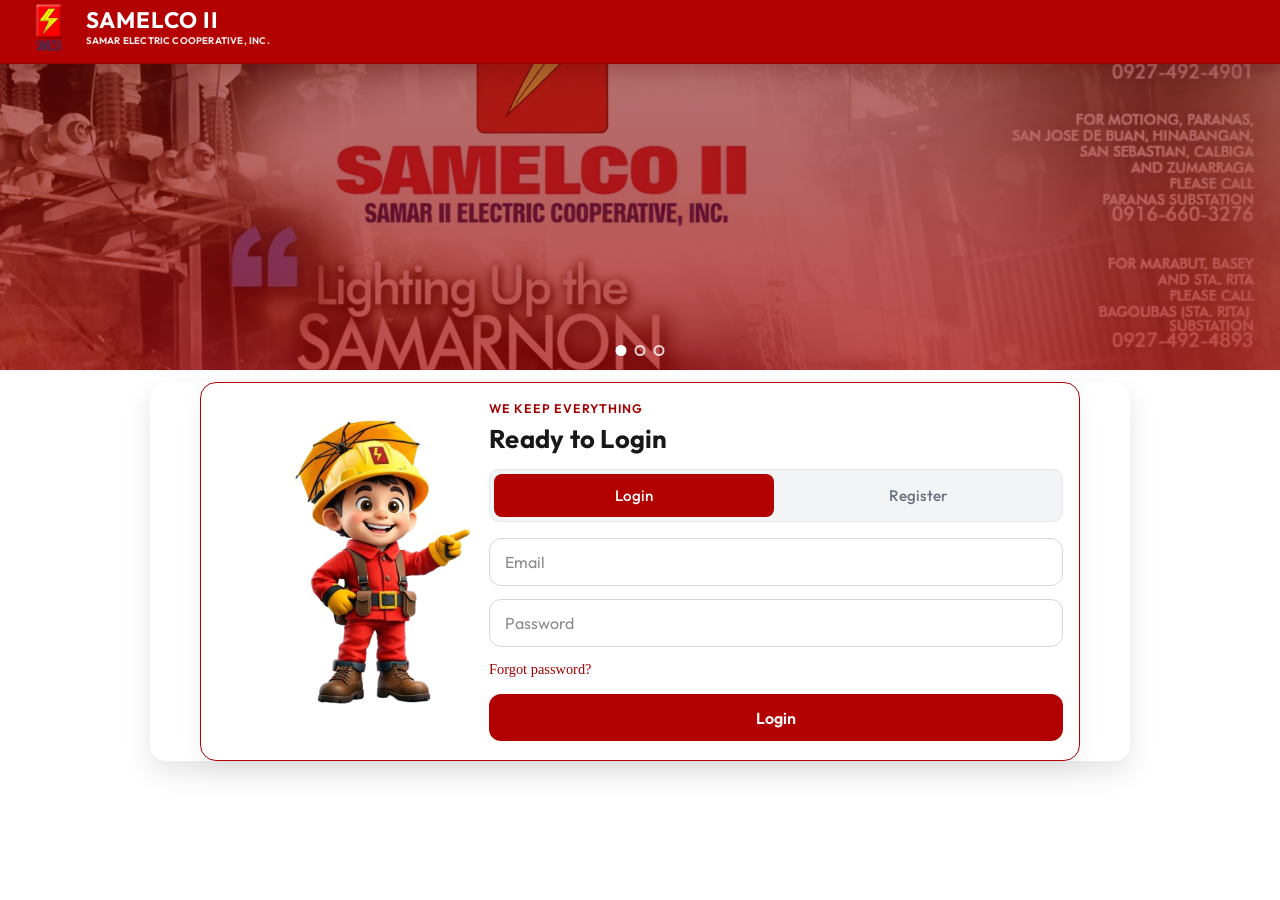
<file: html/index.html>
﻿<!DOCTYPE html>
<html lang="en">
<head>
  <meta charset="UTF-8">
  <meta name="viewport" content="width=device-width, initial-scale=1.0">
  <title>Welcome Login</title>
  <link rel="preconnect" href="https://fonts.googleapis.com">
  <link rel="preconnect" href="https://fonts.gstatic.com" crossorigin>
  <link href="https://fonts.googleapis.com/css2?family=Lora:ital,wght@0,500;0,600;1,500&family=Outfit:wght@300;400;500;600;700&family=Playfair+Display:ital,wght@0,600;1,500&display=swap" rel="stylesheet">
  <link rel="stylesheet" href="../css/styles.css">
  <link rel="stylesheet" href="../assets/vendor/leaflet/leaflet.css" />
  <script src="../assets/vendor/leaflet/leaflet.js"></script>
</head>
<body class="page-login">
  <div class="bg-image" aria-hidden="true"></div>
  <div class="noise"></div>
  <div class="orb orb-1"></div>
  <nav class="nav">
    <div class="nav-inner">
      <a href="#carousel" class="nav-logo">
        <span class="nav-logo-icon" aria-hidden="true">
          <img src="../assets/images/logo.png" alt="SAMELCO II logo" class="nav-logo-img">
        </span>
        <span class="nav-logo-text">
          <span class="nav-logo-title">SAMELCO II</span>
          <span class="nav-logo-sub">SAMAR ELECTRIC COOPERATIVE, INC.</span>
        </span>
      </a>
      <div class="nav-right">
      </div>
    </div>
  </nav>

  <div class="main-container">
    <section class="showcase-panel" id="carousel" aria-label="Image carousel">
      <div class="carousel-section">
        <div class="carousel">
          <div class="carousel-track">
            <div class="carousel-slide carousel-slide-1"></div>
            <div class="carousel-slide carousel-slide-2"></div>
            <div class="carousel-slide carousel-slide-3"></div>
          </div>
        </div>
      </div>
      <div class="carousel-dots" aria-hidden="true">
        <button type="button" class="carousel-dot active" data-slide="0" aria-label="Slide 1"></button>
        <button type="button" class="carousel-dot" data-slide="1" aria-label="Slide 2"></button>
        <button type="button" class="carousel-dot" data-slide="2" aria-label="Slide 3"></button>
      </div>
    </section>

    <main class="container login-panel" id="auth-section">
      <div class="login-shell">
        <section class="login-copy">
          <p class="login-kicker">We keep everything</p>
          <h1>Ready to Login</h1>
          <div class="auth-tabs" aria-label="Account access">
            <button type="button" class="tab active" data-tab="login">Login</button>
            <button type="button" class="tab" data-tab="signup">Register</button>
          </div>
          <form id="login-form" class="form active">
            <div class="input-wrap">
              <input type="text" id="login-email" placeholder="Email" required autocomplete="username">
              <label for="login-email" class="sr-only">Email</label>
            </div>
            <div class="input-wrap">
              <input type="password" id="login-password" placeholder="Password" required autocomplete="current-password">
              <label for="login-password" class="sr-only">Password</label>
            </div>
            <a href="#" class="forgot">Forgot password?</a>
            <button type="submit" class="btn btn-primary">Login</button>
          </form>
          <form id="signup-form" class="form" aria-hidden="true">
            <div class="input-wrap">
              <input id="signup-name" type="text" placeholder="Full name" required autocomplete="name">
              <label for="signup-name" class="sr-only">Full Name</label>
            </div>
            <div class="input-wrap">
              <input id="signup-email" type="email" placeholder="Email" required autocomplete="email">
              <label for="signup-email" class="sr-only">Email</label>
            </div>
            <div class="input-wrap">
              <input id="signup-contact" type="text" placeholder="Contact number" required autocomplete="tel">
              <label for="signup-contact" class="sr-only">Contact Number</label>
            </div>
            <div class="input-wrap">
              <input id="signup-account-number" type="text" placeholder="Account number" required>
              <label for="signup-account-number" class="sr-only">Account Number</label>
            </div>
            <div class="input-wrap">
              <select id="signup-municipality" required>
                <option value="" selected disabled hidden></option>
              </select>
              <label for="signup-municipality">Municipality</label>
            </div>
            <div class="input-wrap">
              <select id="signup-barangay" required disabled>
                <option value="" selected disabled hidden></option>
              </select>
              <label for="signup-barangay">Barangay</label>
            </div>
            <div class="input-wrap">
              <input id="signup-password" type="password" placeholder="Password" required autocomplete="new-password">
              <label for="signup-password" class="sr-only">Password</label>
            </div>
            <div class="input-wrap">
              <input id="signup-confirm-password" type="password" placeholder="Confirm password" required autocomplete="new-password">
              <label for="signup-confirm-password" class="sr-only">Confirm Password</label>
            </div>
            <button type="submit" class="btn btn-primary">Create Customer Account</button>
          </form>
        </section>
        <aside class="login-icon-wrap">
          <img src="../assets/images/icon.png" alt="SAMELCO II icon" class="showcase-figure">
        </aside>
      </div>
    </main>
  </div>

  <script src="../js/supabase-config.js"></script>
  <script src="../js/municipalities-data.js"></script>
  <script src="../js/script.js"></script>
</body>
</html>
</file>
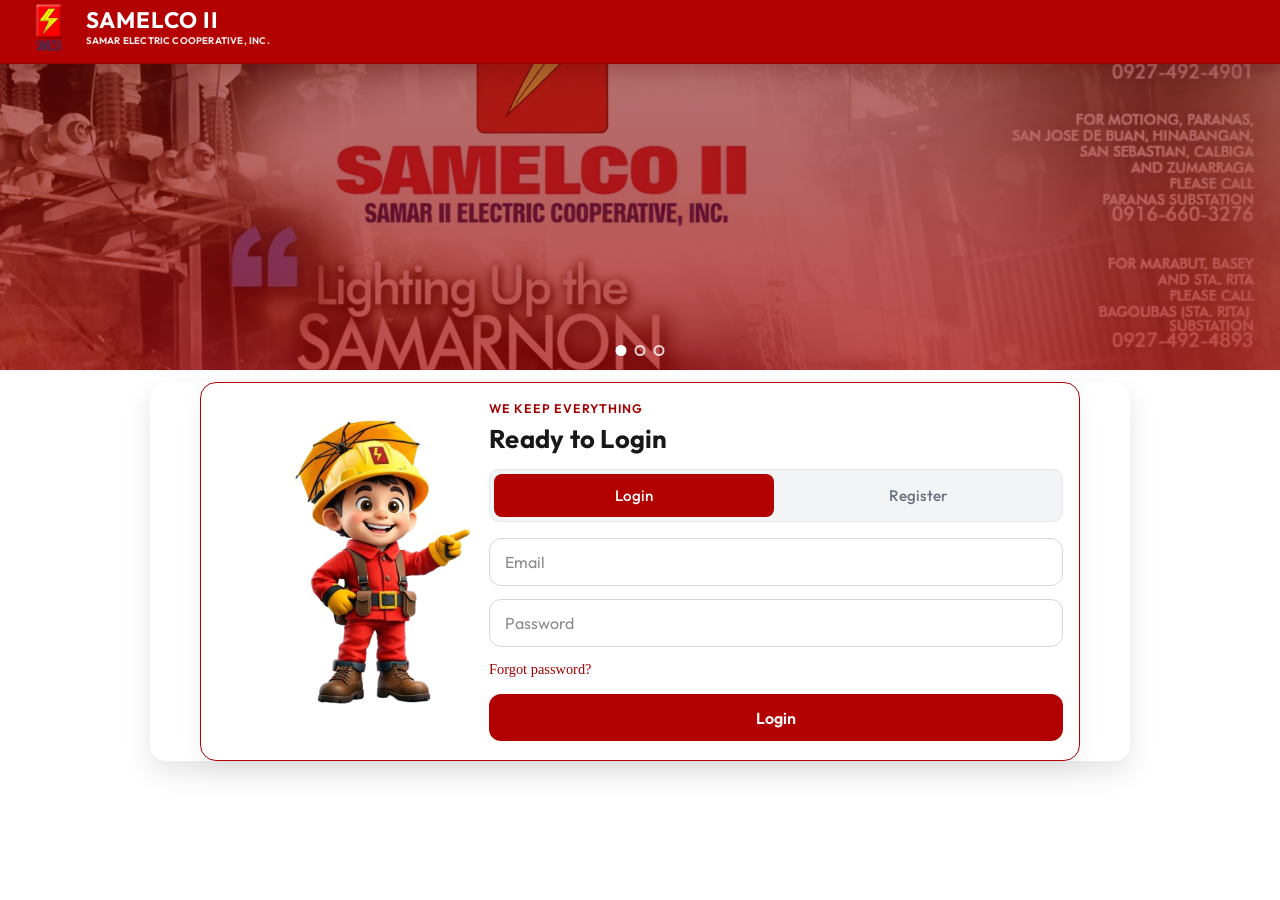
<file: html/about.html>
<!DOCTYPE html>
<html lang="en">
<head>
  <meta charset="UTF-8">
  <meta name="viewport" content="width=device-width, initial-scale=1.0">
  <title>About SAMELCO II</title>
  <link rel="preconnect" href="https://fonts.googleapis.com">
  <link rel="preconnect" href="https://fonts.gstatic.com" crossorigin>
  <link href="https://fonts.googleapis.com/css2?family=Lora:ital,wght@0,500;0,600;1,500&family=Outfit:wght@300;400;500;600;700&family=Playfair+Display:ital,wght@0,600;1,500&display=swap" rel="stylesheet">
  <link rel="stylesheet" href="../css/styles.css">
</head>
<body class="page-about">
  <div class="bg-image" aria-hidden="true"></div>
  <div class="noise"></div>
  <div class="orb orb-1"></div>

  <nav class="nav">
    <div class="nav-inner">
      <a href="dashboard.html" class="nav-logo">
        <span class="nav-logo-icon" aria-hidden="true">
          <img src="../assets/images/logo.png" alt="SAMELCO II logo" class="nav-logo-img">
        </span>
        <span class="nav-logo-text">
          <span class="nav-logo-title">SAMELCO II</span>
          <span class="nav-logo-sub">SAMAR ELECTRIC COOPERATIVE, INC.</span>
        </span>
      </a>
      <div class="nav-right">
        <div class="nav-links">
          <a href="dashboard.html" class="nav-link">Home</a>
          <a href="records.html" class="nav-link">Records</a>
          <a href="analytics.html" class="nav-link">Analytics</a>
          <a href="teams.html" class="nav-link">Teams</a>
          <a href="contact.html" class="nav-link">Contact</a>
          <a href="about.html" class="nav-link" aria-current="page">About</a>
        </div>
        <span class="nav-user-welcome">Welcome, <span id="user-name">User</span></span>
        <button type="button" class="nav-btn nav-btn-cta" id="logout-btn">Logout</button>
      </div>
    </div>
  </nav>

  <section class="about-section">
    <div class="about-container">
      <div class="about-banner">
        <div class="about-banner-text">
          <span class="about-banner-label">Committed to Service</span>
          <span class="about-banner-sub">Serving households and businesses through four branch offices and 26 municipalities.</span>
        </div>
        <div class="about-banner-actions">
          <a href="user-dashboard.html" class="nav-btn nav-btn-report">Report Issue</a>
          <a href="contact.html" class="nav-btn nav-btn-cta">Contact Us</a>
        </div>
      </div>

      <div class="about-grid-two">
        <div class="about-card">
          <h2 class="about-card-title">Vision</h2>
          <p>A reliable, safe, and sustainable electric service that empowers every community in Samar.</p>
        </div>
        <div class="about-card">
          <h2 class="about-card-title">Mission</h2>
          <p>Deliver affordable, dependable, and responsive electric service by investing in people, systems, and partnerships that prioritize safety, customer care, and continuous improvement.</p>
        </div>
      </div>

      <div class="about-stats">
        <div class="about-stat-card">
          <span class="about-stat-label">Municipalities</span>
          <strong class="about-stat-value">26</strong>
        </div>
        <div class="about-stat-card">
          <span class="about-stat-label">Branch Offices</span>
          <strong class="about-stat-value">4</strong>
        </div>
        <div class="about-stat-card">
          <span class="about-stat-label">Coverage</span>
          <strong class="about-stat-value">Samar Province</strong>
        </div>
      </div>

      <div class="about-faq-section" style="margin-top: 5rem;">
        <h2 class="about-card-title" style="text-align: center; margin-bottom: 2.5rem;">Frequently Asked Questions</h2>
        <div class="faq-grid" style="display: grid; grid-template-columns: repeat(auto-fit, minmax(300px, 1fr)); gap: 1.5rem;">
          <div class="about-card" style="padding: 1.5rem;">
            <h3 style="font-size: 1.1rem; color: #8b2a2a; margin-bottom: 0.75rem;">How do I report a power outage?</h3>
            <p style="font-size: 0.95rem; color: #475569;">You can report it through our "Report Issue" page, or call our emergency hotline numbers found on the Contact page.</p>
          </div>
          <div class="about-card" style="padding: 1.5rem;">
            <h3 style="font-size: 1.1rem; color: #8b2a2a; margin-bottom: 0.75rem;">What information do I need to report?</h3>
            <p style="font-size: 0.95rem; color: #475569;">Please provide your account number, exact location, and a brief description of the issue (e.g., broken wire, no power, flickering lights).</p>
          </div>
          <div class="about-card" style="padding: 1.5rem;">
            <h3 style="font-size: 1.1rem; color: #8b2a2a; margin-bottom: 0.75rem;">Is the reporting system available 24/7?</h3>
            <p style="font-size: 0.95rem; color: #475569;">Yes, our online reporting system is available 24/7. Our emergency teams are also on standby for urgent repairs.</p>
          </div>
          <div class="about-card" style="padding: 1.5rem;">
            <h3 style="font-size: 1.1rem; color: #8b2a2a; margin-bottom: 0.75rem;">How can I track my report?</h3>
            <p style="font-size: 0.95rem; color: #475569;">Once submitted, you can check the status of your report by contacting our member services or checking for updates if provided.</p>
          </div>
        </div>
      </div>
    </div>
  </section>

  <footer class="main-footer">
    <div class="footer-content">
      <div class="footer-brand">
        <a href="dashboard.html" class="footer-logo">
          <img src="../assets/images/logo.png" alt="SAMELCO II logo" class="footer-logo-img">
          <div class="footer-logo-text">
            <span class="footer-logo-title">SAMELCO II</span>
            <span class="footer-logo-sub">SAMAR ELECTRIC COOPERATIVE, INC.</span>
          </div>
        </a>
        <p>Providing reliable and sustainable electric service to the province of Samar. Dedicated to empowering communities through energy.</p>
      </div>
      <div class="footer-links">
        <h4>Quick Links</h4>
        <ul>
          <li><a href="dashboard.html">Home Dashboard</a></li>
          <li><a href="records.html">Consumer Records</a></li>
          <li><a href="analytics.html">Data Analytics</a></li>
          <li><a href="teams.html">Team Management</a></li>
        </ul>
      </div>
      <div class="footer-links">
        <h4>Support</h4>
        <ul>
          <li><a href="about.html">About Us</a></li>
          <li><a href="contact.html">Contact Support</a></li>
          <li><a href="report.html">Report an Issue</a></li>
        </ul>
      </div>
      <div class="footer-contact">
        <h4>Contact Us</h4>
        <div class="footer-contact-info">
          <div class="footer-contact-item">
            <span class="footer-contact-icon">📍</span>
            <span>Paranas, Samar, Philippines</span>
          </div>
          <div class="footer-contact-item">
            <span class="footer-contact-icon">📞</span>
            <span>+63 (055) 123-4567</span>
          </div>
          <div class="footer-contact-item">
            <span class="footer-contact-icon">✉️</span>
            <span>support@samelcodos.ph</span>
          </div>
        </div>
      </div>
    </div>
    <div class="footer-bottom">
      <div class="footer-copy">
        &copy; 2026 SAMELCO II. All rights reserved.
      </div>
    </div>
  </footer>

  <button type="button" class="back-to-top" id="back-to-top" title="Back to Top">
    <span>↑</span>
  </button>

  <script src="../js/coverage-samelco-geojson.js"></script>
  <script src="../js/about.js"></script>
  <script>
    // Back to Top functionality
    const backToTopBtn = document.getElementById('back-to-top');
    window.addEventListener('scroll', () => {
      if (window.scrollY > 300) {
        backToTopBtn.classList.add('visible');
      } else {
        backToTopBtn.classList.remove('visible');
      }
    });
    backToTopBtn.addEventListener('click', () => {
      window.scrollTo({ top: 0, behavior: 'smooth' });
    });
  </script>
</body>
</html>
</file>
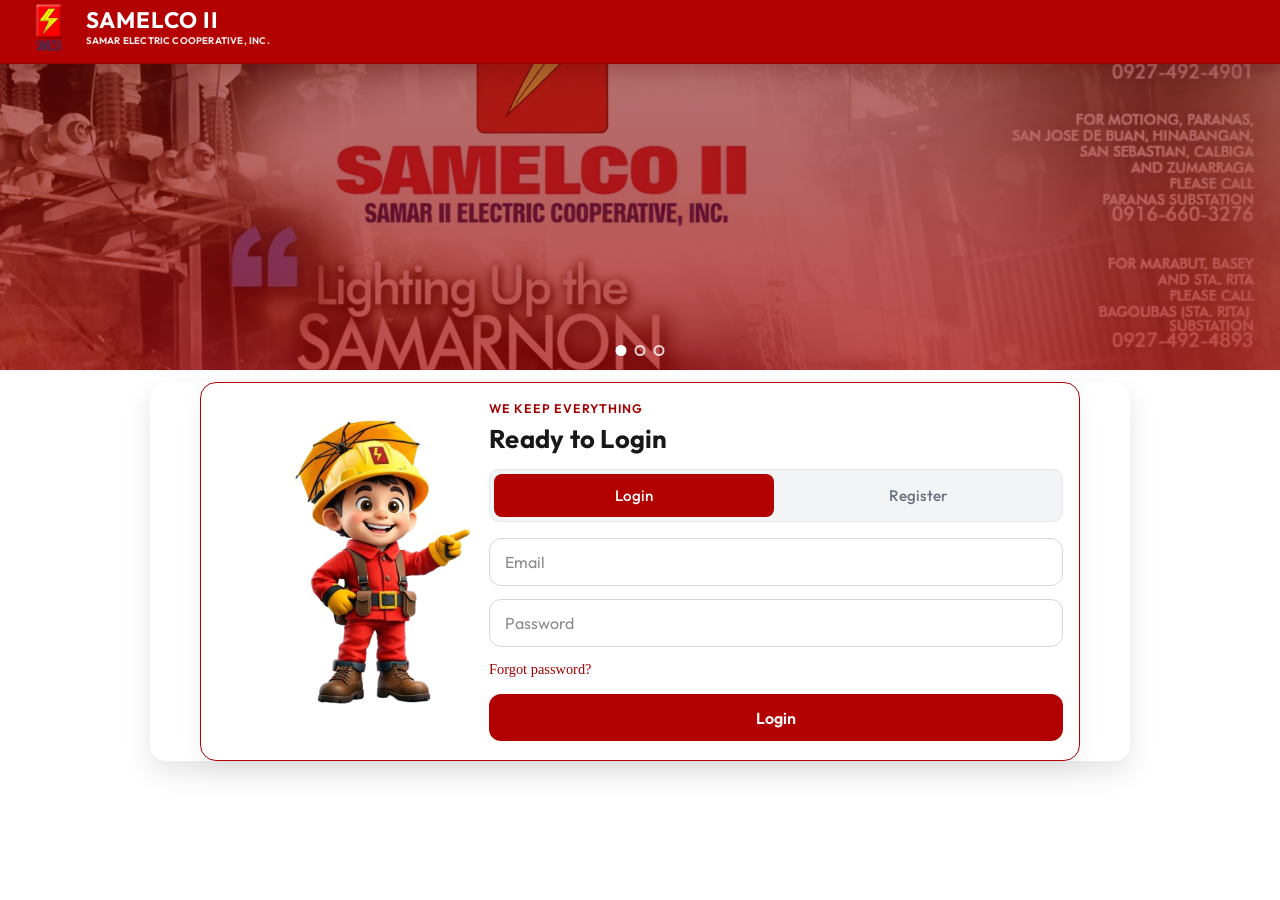
<file: html/contact.html>
<!DOCTYPE html>
<html lang="en">
<head>
  <meta charset="UTF-8">
  <meta name="viewport" content="width=device-width, initial-scale=1.0">
  <title>Contact — SAMELCO II</title>
  <link rel="preconnect" href="https://fonts.googleapis.com">
  <link rel="preconnect" href="https://fonts.gstatic.com" crossorigin>
  <link href="https://fonts.googleapis.com/css2?family=Lora:ital,wght@0,500;0,600;1,500&family=Outfit:wght@300;400;500;600;700&family=Playfair+Display:ital,wght@0,600;1,500&display=swap" rel="stylesheet">
  <link rel="stylesheet" href="../css/styles.css">
</head>
<body class="page-contact">
  <div class="bg-image" aria-hidden="true"></div>
  <div class="noise"></div>
  <div class="orb orb-1"></div>

  <nav class="nav">
    <div class="nav-inner">
      <a href="dashboard.html" class="nav-logo">
        <span class="nav-logo-icon" aria-hidden="true">
          <img src="../assets/images/logo.png" alt="SAMELCO II logo" class="nav-logo-img">
        </span>
        <span class="nav-logo-text">
          <span class="nav-logo-title">SAMELCO II</span>
          <span class="nav-logo-sub">SAMAR ELECTRIC COOPERATIVE, INC.</span>
        </span>
      </a>
      <div class="nav-right">
        <div class="nav-links">
          <a href="dashboard.html" class="nav-link">Home</a>
          <a href="records.html" class="nav-link">Records</a>
          <a href="analytics.html" class="nav-link">Analytics</a>
          <a href="teams.html" class="nav-link">Teams</a>
          <a href="contact.html" class="nav-link" aria-current="page">Contact</a>
          <a href="about.html" class="nav-link">About</a>
        </div>
        <span class="nav-user-welcome">Welcome, <span id="user-name">User</span></span>
        <button type="button" class="nav-btn nav-btn-cta" id="logout-btn">Logout</button>
    </div>
    </div>
  </nav>

  <section class="contact-section">
    <div class="contact-container">
      <div class="contact-banner">
        <div class="contact-banner-text">
          <span class="contact-banner-label">Need Assistance?</span>
          <span class="contact-banner-sub">Our team is ready to help during office hours.</span>
        </div>
        <div class="contact-banner-actions">
          <button type="button" class="nav-btn nav-btn-cta" id="call-now-btn">Call Now</button>
          <button type="button" class="nav-btn" id="email-support-btn">Email Support</button>
        </div>
      </div>

      <div class="contact-grid">
        <aside class="contact-card contact-info-card">
          <ul class="contact-info-list">
            <li class="contact-info-item">
              <div class="contact-info-main">
                <span class="contact-info-icon" aria-hidden="true">
                  <svg viewBox="0 0 24 24" fill="currentColor">
                    <path d="M12 2a10 10 0 1 0 0 20 10 10 0 0 0 0-20Zm7.92 9H15.9a15.64 15.64 0 0 0-1.02-5.01A8.02 8.02 0 0 1 19.92 11ZM12 4c.93 0 2.51 2.25 3.18 7H8.82C9.49 6.25 11.07 4 12 4ZM4.08 13H8.1c.2 1.88.66 3.71 1.38 5.01A8.02 8.02 0 0 1 4.08 13Zm4.02-2H4.08a8.02 8.02 0 0 1 5.4-5.01C8.76 7.29 8.3 9.12 8.1 11Zm1.72 2h4.36c-.66 4.75-2.24 7-3.18 7-.94 0-2.52-2.25-3.18-7Zm5.7 5.01c.72-1.3 1.18-3.13 1.38-5.01h4.02a8.02 8.02 0 0 1-5.4 5.01ZM15.9 11c-.2-1.88-.66-3.71-1.38-5.01A8.02 8.02 0 0 1 19.92 11H15.9Z"/>
                  </svg>
                </span>
                <div class="contact-info-content">
                  <span class="contact-info-title">Website</span>
                  <strong class="contact-info-value" id="website-text">www.samelcodos.com</strong>
                </div>
              </div>
              <div class="contact-info-actions">
                <button type="button" class="contact-action" data-action="open-website">Open</button>
                <button type="button" class="contact-action" data-action="copy-website">Copy</button>
              </div>
            </li>
            <li class="contact-info-item">
              <div class="contact-info-main">
                <span class="contact-info-icon" aria-hidden="true">
                  <svg viewBox="0 0 24 24" fill="currentColor">
                    <path d="M20 4H4a2 2 0 0 0-2 2v12a2 2 0 0 0 2 2h16a2 2 0 0 0 2-2V6a2 2 0 0 0-2-2Zm0 4-8 5-8-5V6l8 5 8-5v2Z"/>
                  </svg>
                </span>
                <div class="contact-info-content">
                  <span class="contact-info-title">Email</span>
                  <strong class="contact-info-value" id="email-text">support@samelcodos.ph</strong>
                </div>
              </div>
              <div class="contact-info-actions">
                <button type="button" class="contact-action" data-action="email-support">Email</button>
                <button type="button" class="contact-action" data-action="copy-email">Copy</button>
              </div>
            </li>
            <li class="contact-info-item">
              <div class="contact-info-main">
                <span class="contact-info-icon" aria-hidden="true">
                  <svg viewBox="0 0 24 24" fill="currentColor">
                    <path d="M6.62 10.79a15.05 15.05 0 0 0 6.59 6.59l2.2-2.2a1 1 0 0 1 1.01-.24c1.12.37 2.33.57 3.58.57a1 1 0 0 1 1 1V20a1 1 0 0 1-1 1C10.07 21 3 13.93 3 5a1 1 0 0 1 1-1h3.5a1 1 0 0 1 1 1c0 1.25.2 2.46.57 3.58a1 1 0 0 1-.24 1.01l-2.21 2.2Z"/>
                  </svg>
                </span>
                <div class="contact-info-content">
                  <span class="contact-info-title">Phone</span>
                  <strong class="contact-info-value" id="phone-text">(056) 123‑4567</strong>
                </div>
              </div>
              <div class="contact-info-actions">
                <button type="button" class="contact-action" data-action="call-phone">Call</button>
                <button type="button" class="contact-action" data-action="copy-phone">Copy</button>
              </div>
            </li>
            <li class="contact-info-item">
              <div class="contact-info-main">
                <span class="contact-info-icon" aria-hidden="true">
                  <svg viewBox="0 0 24 24" fill="currentColor">
                    <path d="M12 2a10 10 0 1 0 0 20 10 10 0 0 0 0-20Zm1 10.41 3.3 3.3-1.42 1.42L11 13V6h2v6.41Z"/>
                  </svg>
                </span>
                <div class="contact-info-content">
                  <span class="contact-info-title">Office Hours</span>
                  <strong class="contact-info-value" id="hours-text">Mon–Fri, 8:00 AM – 5:00 PM</strong>
                </div>
              </div>
              <div class="contact-info-actions">
                <button type="button" class="contact-action" data-action="add-contacts">Add to Contacts</button>
              </div>
            </li>
          </ul>
        </aside>

        <div class="contact-card contact-map-card">
          <div class="contact-map-header">
            <span class="contact-map-title">Location</span>
            <span class="contact-map-sub">Samar, Philippines</span>
          </div>
          <div class="contact-map-embed">
            <iframe
              title="Samar Electric Cooperative II"
              src="https://www.google.com/maps?q=Samar%20Electric%20Cooperative%20II&output=embed"
              loading="lazy"
              referrerpolicy="no-referrer-when-downgrade"
              aria-label="Map: Samar Electric Cooperative II">
            </iframe>
          </div>
          <div class="contact-map-actions">
            <a href="https://www.google.com/maps/search/?api=1&query=Samar+Electric+Cooperative+II" target="_blank" rel="noopener" class="contact-action">Open in Google Maps</a>
          </div>
        </div>

        <aside class="contact-card contact-form-card">
          <h3 class="contact-form-title">Message Us</h3>
          <div class="contact-form-grid">
            <input type="text" id="msg-name" placeholder="Your name">
            <input type="text" id="msg-account" placeholder="Account number">
            <input type="email" id="msg-email" placeholder="Your email">
            <textarea id="msg-body" placeholder="Your message"></textarea>
          </div>
          <div class="contact-form-actions">
            <button type="button" class="btn btn-primary" id="send-email-btn">Send Email</button>
            <button type="button" class="contact-action" id="copy-message-btn">Copy Message</button>
          </div>
        </aside>
      </div>
    </div>
  </section>

  <footer class="main-footer">
    <div class="footer-content">
      <div class="footer-brand">
        <a href="dashboard.html" class="footer-logo">
          <img src="../assets/images/logo.png" alt="SAMELCO II logo" class="footer-logo-img">
          <div class="footer-logo-text">
            <span class="footer-logo-title">SAMELCO II</span>
            <span class="footer-logo-sub">SAMAR ELECTRIC COOPERATIVE, INC.</span>
          </div>
        </a>
        <p>Providing reliable and sustainable electric service to the province of Samar. Dedicated to empowering communities through energy.</p>
      </div>
      <div class="footer-links">
        <h4>Quick Links</h4>
        <ul>
          <li><a href="dashboard.html">Home Dashboard</a></li>
          <li><a href="records.html">Consumer Records</a></li>
          <li><a href="analytics.html">Data Analytics</a></li>
          <li><a href="teams.html">Team Management</a></li>
        </ul>
      </div>
      <div class="footer-links">
        <h4>Support</h4>
        <ul>
          <li><a href="about.html">About Us</a></li>
          <li><a href="contact.html">Contact Support</a></li>
          <li><a href="report.html">Report an Issue</a></li>
        </ul>
      </div>
      <div class="footer-contact">
        <h4>Contact Us</h4>
        <div class="footer-contact-info">
          <div class="footer-contact-item">
            <span class="footer-contact-icon">📍</span>
            <span>Paranas, Samar, Philippines</span>
          </div>
          <div class="footer-contact-item">
            <span class="footer-contact-icon">📞</span>
            <span>+63 (055) 123-4567</span>
          </div>
          <div class="footer-contact-item">
            <span class="footer-contact-icon">✉️</span>
            <span>support@samelcodos.ph</span>
          </div>
        </div>
      </div>
    </div>
    <div class="footer-bottom">
      <div class="footer-copy">
        &copy; 2026 SAMELCO II. All rights reserved.
      </div>
    </div>
  </footer>

  <button type="button" class="back-to-top" id="back-to-top" title="Back to Top">
    <span>↑</span>
  </button>

  <script src="../js/contact.js"></script>
  <script>
    // Back to Top functionality
    const backToTopBtn = document.getElementById('back-to-top');
    window.addEventListener('scroll', () => {
      if (window.scrollY > 300) {
        backToTopBtn.classList.add('visible');
      } else {
        backToTopBtn.classList.remove('visible');
      }
    });
    backToTopBtn.addEventListener('click', () => {
      window.scrollTo({ top: 0, behavior: 'smooth' });
    });
  </script>
</body>
</html>
</file>
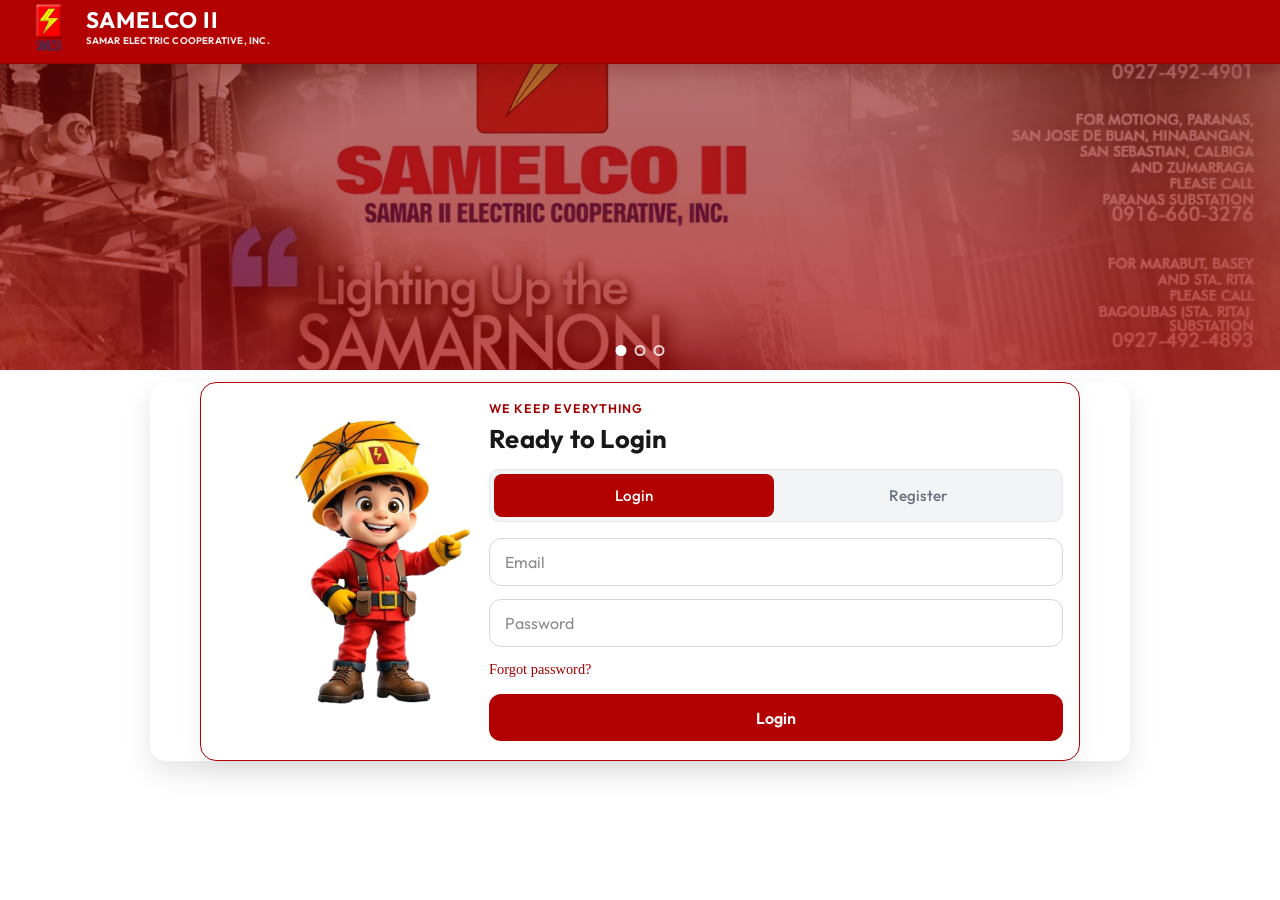
<file: html/dashboard.html>
<!DOCTYPE html>
<html lang="en">
<head>
  <meta charset="UTF-8">
  <meta name="viewport" content="width=device-width, initial-scale=1.0">
  <title>Dashboard SAMELCO II</title>
  <link rel="preconnect" href="https://fonts.googleapis.com">
  <link rel="preconnect" href="https://fonts.gstatic.com" crossorigin>
  <link href="https://fonts.googleapis.com/css2?family=Lora:ital,wght@0,500;0,600;1,500&family=Outfit:wght@300;400;500;600;700&family=Playfair+Display:ital,wght@0,600;1,500&display=swap" rel="stylesheet">
  <link rel="stylesheet" href="../css/styles.css">
  <link rel="stylesheet" href="../assets/vendor/leaflet/leaflet.css" />
  <script src="../assets/vendor/leaflet/leaflet.js"></script>
</head>
<body class="page-dashboard">
  <div class="bg-image" aria-hidden="true"></div>
  <div class="noise"></div>
  <div class="orb orb-1"></div>

  <nav class="nav">
    <div class="nav-inner">
      <a href="dashboard.html" class="nav-logo">
        <span class="nav-logo-icon" aria-hidden="true">
          <img src="../assets/images/logo.png" alt="SAMELCO II logo" class="nav-logo-img">
        </span>
        <span class="nav-logo-text">
          <span class="nav-logo-title">SAMELCO II</span>
          <span class="nav-logo-sub">SAMAR ELECTRIC COOPERATIVE, INC.</span>
        </span>
      </a>
      <div class="nav-right">
        <div class="notif-wrap" id="notif-wrap">
          <button type="button" class="notif-btn" id="notif-btn" aria-haspopup="true" aria-expanded="false" title="Notifications">
            <span class="notif-icon">🔔</span>
            <span class="notif-badge" id="notif-badge" style="display:none;">0</span>
          </button>
          <div class="notif-dropdown" id="notif-dropdown">
            <div class="notif-header">
              <div class="notif-head">
                <span class="notif-head-icon">🔔</span>
                <div class="notif-head-text">
                  <div class="notif-head-title">New Reports</div>
                  <div class="notif-head-sub" id="notif-summary">0 new</div>
                </div>
              </div>
              <button type="button" class="notif-clear-all" id="notif-clear-all" title="Mark all as read">Mark all as read</button>
            </div>
            <div class="notif-list" id="notif-list"></div>
            <div class="notif-empty" id="notif-empty">
              <div class="empty-title">No new reports</div>
            </div>
          </div>
        </div>
        <div class="nav-links">
          <a href="dashboard.html" class="nav-link" aria-current="page">Home</a>
          <a href="records.html" class="nav-link">Records</a>
          <a href="analytics.html" class="nav-link">Analytics</a>
          <a href="teams.html" class="nav-link">Teams</a>
          <a href="contact.html" class="nav-link">Contact</a>
          <a href="about.html" class="nav-link">About</a>
        </div>
        <span class="nav-user-welcome">Welcome, <span id="user-name">User</span></span>
        <button type="button" class="nav-btn nav-btn-cta" id="logout-btn">Logout</button>
      </div>
    </div>
  </nav>

  <section class="map-section" id="map-section">
      <div class="map-content-wrapper">
        <div class="map-wrapper">
          <div id="map" class="map-canvas"></div>
        </div>
        <div id="municipalities-panel" class="municipalities-panel">
          <h3 class="municipalities-panel-title">MUNICIPALITIES</h3>
          <p class="municipalities-panel-subtitle">Select a map pin to open the municipality list and view barangays.</p>
          <div class="municipalities-controls">
            <span class="issues-summary" id="issues-summary"></span>
            <button type="button" id="toggle-audit-btn" class="records-export-btn" style="margin-left:auto;">Audit Logs</button>
          </div>
          <div id="municipalities-sidebar-list" class="municipalities-list"></div>
          <div id="audit-logs" style="display:none; margin-top:0.75rem; border:1px solid #111; padding:0.75rem; border-radius:8px; background:#fff;">
            <div style="font-weight:700; margin-bottom:0.5rem;">Recent Actions</div>
            <div id="audit-logs-empty" style="color:#555;">No logs yet.</div>
            <ul id="audit-logs-list" style="list-style:none; padding-left:0; margin:0; max-height: 300px; overflow-y: auto;"></ul>
          </div>
        </div>
      </div>
    </div>
  </section>

  
  <div id="alarm-permission" style="position:fixed; right:16px; bottom:16px; z-index:9999; display:none; background:#1a1512; color:#ffd000; padding:10px 12px; border-radius:10px; border:1px solid rgba(255,208,0,0.35); box-shadow:0 8px 24px rgba(0,0,0,0.2);">
    <span style="margin-right:8px;">🔔 Enable sound alerts</span>
    <button id="enable-alerts-btn" style="background:#ffd000; color:#1a1512; border:none; border-radius:6px; padding:6px 10px; cursor:pointer;">Enable</button>
  </div>

  <div id="urgent-report-modal" class="modal urgent-report-modal" style="display:none;">
    <div class="modal-content urgent-report-modal-content">
      <span class="close-modal" id="close-urgent-report-modal">&times;</span>
      <div class="urgent-report-kicker">Urgent Report</div>
      <h2 id="urgent-report-title">Immediate attention required</h2>
      <p class="urgent-report-subtitle" id="urgent-report-subtitle">A new urgent report needs immediate crew attention.</p>
      <ul class="info-list urgent-report-list" id="urgent-report-info-list"></ul>
      <div class="urgent-report-actions">
        <button type="button" class="nav-btn nav-btn-cta" id="urgent-report-view-btn">View on Map</button>
        <button type="button" class="records-export-btn" id="urgent-report-dismiss-btn">Dismiss</button>
      </div>
    </div>
  </div>

  <audio id="alarm-audio" preload="auto"></audio>

  <footer class="main-footer">
    <div class="footer-content">
      <div class="footer-brand">
        <a href="dashboard.html" class="footer-logo">
          <img src="../assets/images/logo.png" alt="SAMELCO II logo" class="footer-logo-img">
          <div class="footer-logo-text">
            <span class="footer-logo-title">SAMELCO II</span>
            <span class="footer-logo-sub">SAMAR ELECTRIC COOPERATIVE, INC.</span>
          </div>
        </a>
        <p>Providing reliable and sustainable electric service to the province of Samar. Dedicated to empowering communities through energy.</p>
      </div>
      <div class="footer-links">
        <h4>Quick Links</h4>
        <ul>
          <li><a href="dashboard.html">Home Dashboard</a></li>
          <li><a href="records.html">Consumer Records</a></li>
          <li><a href="analytics.html">Data Analytics</a></li>
          <li><a href="teams.html">Team Management</a></li>
        </ul>
      </div>
      <div class="footer-links">
        <h4>Support</h4>
        <ul>
          <li><a href="about.html">About Us</a></li>
          <li><a href="contact.html">Contact Support</a></li>
          <li><a href="report.html">Report an Issue</a></li>
        </ul>
      </div>
      <div class="footer-contact">
        <h4>Contact Us</h4>
        <div class="footer-contact-info">
          <div class="footer-contact-item">
            <span class="footer-contact-icon">📍</span>
            <span>Paranas, Samar, Philippines</span>
          </div>
          <div class="footer-contact-item">
            <span class="footer-contact-icon">📞</span>
            <span>+63 (055) 123-4567</span>
          </div>
          <div class="footer-contact-item">
            <span class="footer-contact-icon">✉️</span>
            <span>support@samelcodos.ph</span>
          </div>
        </div>
      </div>
    </div>
    <div class="footer-bottom">
      <div class="footer-copy">
        &copy; 2026 SAMELCO II. All rights reserved.
      </div>
    </div>
  </footer>

  <button type="button" class="back-to-top" id="back-to-top" title="Back to Top">
    <span>↑</span>
  </button>

  <script src="../js/supabase-config.js"></script>
  <script src="../js/coverage-samelco-geojson.js"></script>
  <script src="../js/dashboard.js"></script>
  <script>
    // Back to Top functionality
    const backToTopBtn = document.getElementById('back-to-top');
    window.addEventListener('scroll', () => {
      if (window.scrollY > 300) {
        backToTopBtn.classList.add('visible');
      } else {
        backToTopBtn.classList.remove('visible');
      }
    });
    backToTopBtn.addEventListener('click', () => {
      window.scrollTo({ top: 0, behavior: 'smooth' });
    });
  </script>
</body>
</html>
</file>
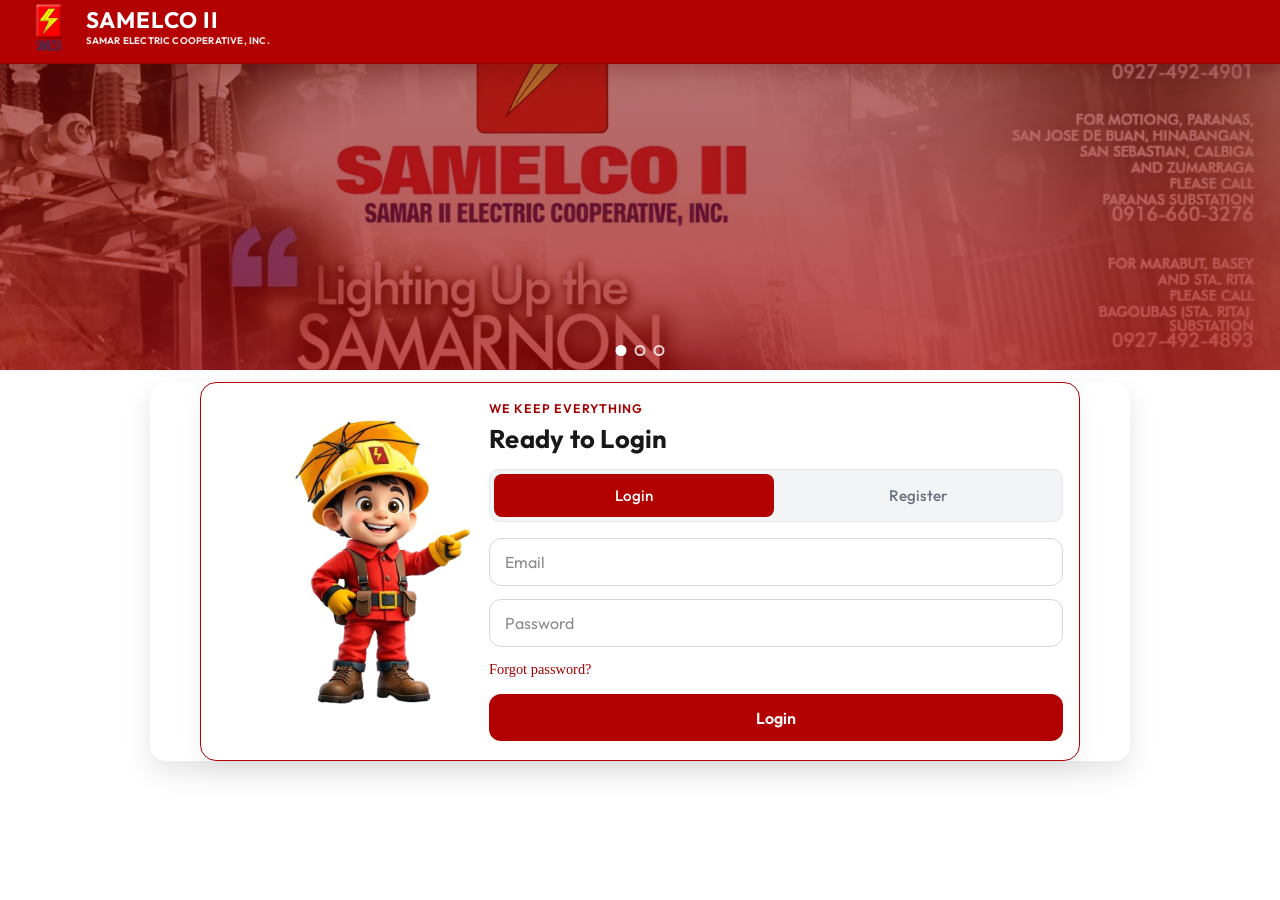
<file: html/records.html>
<!DOCTYPE html>
<html lang="en">
<head>
  <meta charset="UTF-8">
  <meta name="viewport" content="width=device-width, initial-scale=1.0">
  <title>Records — SAMELCO II</title>
  <link rel="preconnect" href="https://fonts.googleapis.com">
  <link rel="preconnect" href="https://fonts.gstatic.com" crossorigin>
  <link href="https://fonts.googleapis.com/css2?family=Lora:ital,wght@0,500;0,600;1,500&family=Outfit:wght@300;400;500;600;700&family=Playfair+Display:ital,wght@0,600;1,500&display=swap" rel="stylesheet">
  <link rel="stylesheet" href="../css/styles.css">
</head>
<body class="page-records">
  <div class="bg-image" aria-hidden="true"></div>
  <div class="noise"></div>
  <div class="orb orb-1"></div>
  <nav class="nav">
    <div class="nav-inner">
      <a href="dashboard.html" class="nav-logo">
        <span class="nav-logo-icon" aria-hidden="true">
          <img src="../assets/images/logo.png" alt="SAMELCO II logo" class="nav-logo-img">
        </span>
        <span class="nav-logo-text">
          <span class="nav-logo-title">SAMELCO II</span>
          <span class="nav-logo-sub">SAMAR ELECTRIC COOPERATIVE, INC.</span>
        </span>
      </a>
      <div class="nav-right">
        <div class="nav-links">
          <a href="dashboard.html" class="nav-link">Home</a>
          <a href="records.html" class="nav-link" aria-current="page">Records</a>
          <a href="analytics.html" class="nav-link">Analytics</a>
          <a href="teams.html" class="nav-link">Teams</a>
          <a href="contact.html" class="nav-link">Contact</a>
          <a href="about.html" class="nav-link">About</a>
        </div>
        <span class="nav-user-welcome">Welcome, <span id="user-name">User</span></span>
        <button type="button" class="nav-btn nav-btn-cta" id="logout-btn">Logout</button>
      </div>
    </div>
  </nav>

  <section class="records-section">
    <div class="records-container">
      <div class="records-header">
       
      </div>
      <div class="records-table-wrap creative-records-wrap" style="margin-top: 2.5rem;">
        <div class="records-table-header-controls">
          <div class="records-table-title-group">
            <h2 class="records-table-title">Consumer Records</h2>
            <div class="records-table-badge">Live Updates Enabled</div>
          </div>
          <div class="records-table-actions">
            <div class="search-box">
              <span class="search-icon">🔍</span>
              <input type="text" id="records-filter" class="records-filter-input" placeholder="Search records...">
            </div>
            <div class="select-wrapper">
              <select id="mun-filter" class="records-status-filter" title="Filter by municipality">
                <option value="all">All Municipalities</option>
              </select>
            </div>
            <div class="filter-group">
              <input type="date" id="records-date" class="records-filter-input date-input" title="Show only this date">
              <input type="month" id="records-month" class="records-filter-input date-input" title="Filter by month">
              <div class="select-wrapper">
                <select id="status-filter" class="records-status-filter">
                  <option value="all">All Statuses</option>
                  <option value="problems">Issues Only</option>
                  <option value="restored">Restored Only</option>
                </select>
              </div>
              <div class="select-wrapper">
                <select id="assigned-filter" class="records-status-filter" title="Filter by assignment">
                  <option value="all">All Assignment</option>
                  <option value="assigned">Assigned Only</option>
                  <option value="unassigned">Unassigned Only</option>
                </select>
              </div>
            </div>
            <div class="records-quick-badges">
              <button type="button" id="badge-new" class="records-table-badge records-quick-badge-btn badge-new">New Compliance <span id="badge-new-count">0</span></button>
              <button type="button" id="badge-pending" class="records-table-badge records-quick-badge-btn badge-pending">Pending <span id="badge-pending-count">0</span></button>
              <button type="button" id="badge-daily" class="records-table-badge records-quick-badge-btn badge-daily">Daily Issues <span id="badge-daily-count">0</span></button>
              <button type="button" id="badge-assigned" class="records-table-badge records-quick-badge-btn badge-assigned">Assigned <span id="badge-assigned-count">0</span></button>
            </div>
            <div class="records-action-buttons">
              <button type="button" id="reset-restored-btn" class="records-export-btn" title="Clear all restored markers">Reset Restored</button>
              <button type="button" id="clear-filters-btn" class="records-export-btn" title="Clear all filters">Clear Filters</button>
              <button type="button" id="export-excel-btn" class="records-export-btn">
                <span class="btn-icon">📄</span> Export PDF
              </button>
            </div>
          </div>
        </div>
        <div class="records-table-container">
          <div id="records-loading" class="records-loading" style="display:none;">Loading records…</div>
          <div id="records-visible-info" class="records-visible-info">Showing <span id="records-visible-count">0</span> results</div>
          <div class="records-table" id="consumer-records-table">
            <div class="records-table-header">
              <span class="col-queue">Queue No.</span>
              <span class="col-date">Date</span>
              <span class="col-contact">Account No.</span>
              <span class="col-name">Name</span>
              <span class="col-address">Address</span>
              <span class="col-status">Issue</span>
                <span class="col-assigned">Assigned</span>
              <span class="col-restored">Status</span>
            </div>
            <!-- consumer rows will be populated dynamically by records.js -->
          </div>
          <div id="records-empty" class="records-empty" style="display:none;">No records match the current filters.</div>
        </div>
      </div>
    </div>
  </section>

  <div id="record-modal" class="modal" style="display:none;">
    <div class="modal-content">
      <span class="close-modal" id="close-record-modal">&times;</span>
      <h2 id="modal-title">Record Details</h2>
      <ul class="info-list" id="modal-info-list"></ul>
      <div style="margin-top:1rem; display:flex; gap:0.5rem;">
        <button type="button" class="records-export-btn" id="copy-address-btn">Copy Address</button>
        <button type="button" class="records-export-btn" id="view-in-map-btn">View in Map</button>
      </div>
    </div>
  </div>

  <footer class="main-footer">
    <div class="footer-content">
      <div class="footer-brand">
        <a href="dashboard.html" class="footer-logo">
          <img src="../assets/images/logo.png" alt="SAMELCO II logo" class="footer-logo-img">
          <div class="footer-logo-text">
            <span class="footer-logo-title">SAMELCO II</span>
            <span class="footer-logo-sub">SAMAR ELECTRIC COOPERATIVE, INC.</span>
          </div>
        </a>
        <p>Providing reliable and sustainable electric service to the province of Samar. Dedicated to empowering communities through energy.</p>
      </div>
      <div class="footer-links">
        <h4>Quick Links</h4>
        <ul>
          <li><a href="dashboard.html">Home Dashboard</a></li>
          <li><a href="records.html">Consumer Records</a></li>
          <li><a href="analytics.html">Data Analytics</a></li>
          <li><a href="teams.html">Team Management</a></li>
        </ul>
      </div>
      <div class="footer-links">
        <h4>Support</h4>
        <ul>
          <li><a href="about.html">About Us</a></li>
          <li><a href="contact.html">Contact Support</a></li>
          <li><a href="report.html">Report an Issue</a></li>
        </ul>
      </div>
      <div class="footer-contact">
        <h4>Contact Us</h4>
        <div class="footer-contact-info">
          <div class="footer-contact-item">
            <span class="footer-contact-icon">📍</span>
            <span>Paranas, Samar, Philippines</span>
          </div>
          <div class="footer-contact-item">
            <span class="footer-contact-icon">📞</span>
            <span>+63 (055) 123-4567</span>
          </div>
          <div class="footer-contact-item">
            <span class="footer-contact-icon">✉️</span>
            <span>support@samelcodosph</span>
          </div>
        </div>
      </div>
    </div>
    <div class="footer-bottom">
      <div class="footer-copy">
        &copy; 2026 SAMELCO II. All rights reserved.
      </div>
     
    </div>
  </footer>

  <button type="button" class="back-to-top" id="back-to-top" title="Back to Top">
    <span>↑</span>
  </button>

  <script src="../js/supabase-config.js"></script>
  <script src="../js/records.js"></script>
  <script>
    // Back to Top functionality
    const backToTopBtn = document.getElementById('back-to-top');
    window.addEventListener('scroll', () => {
      if (window.scrollY > 300) {
        backToTopBtn.classList.add('visible');
      } else {
        backToTopBtn.classList.remove('visible');
      }
    });
    backToTopBtn.addEventListener('click', () => {
      window.scrollTo({ top: 0, behavior: 'smooth' });
    });
  </script>
</body>
</html>
</file>
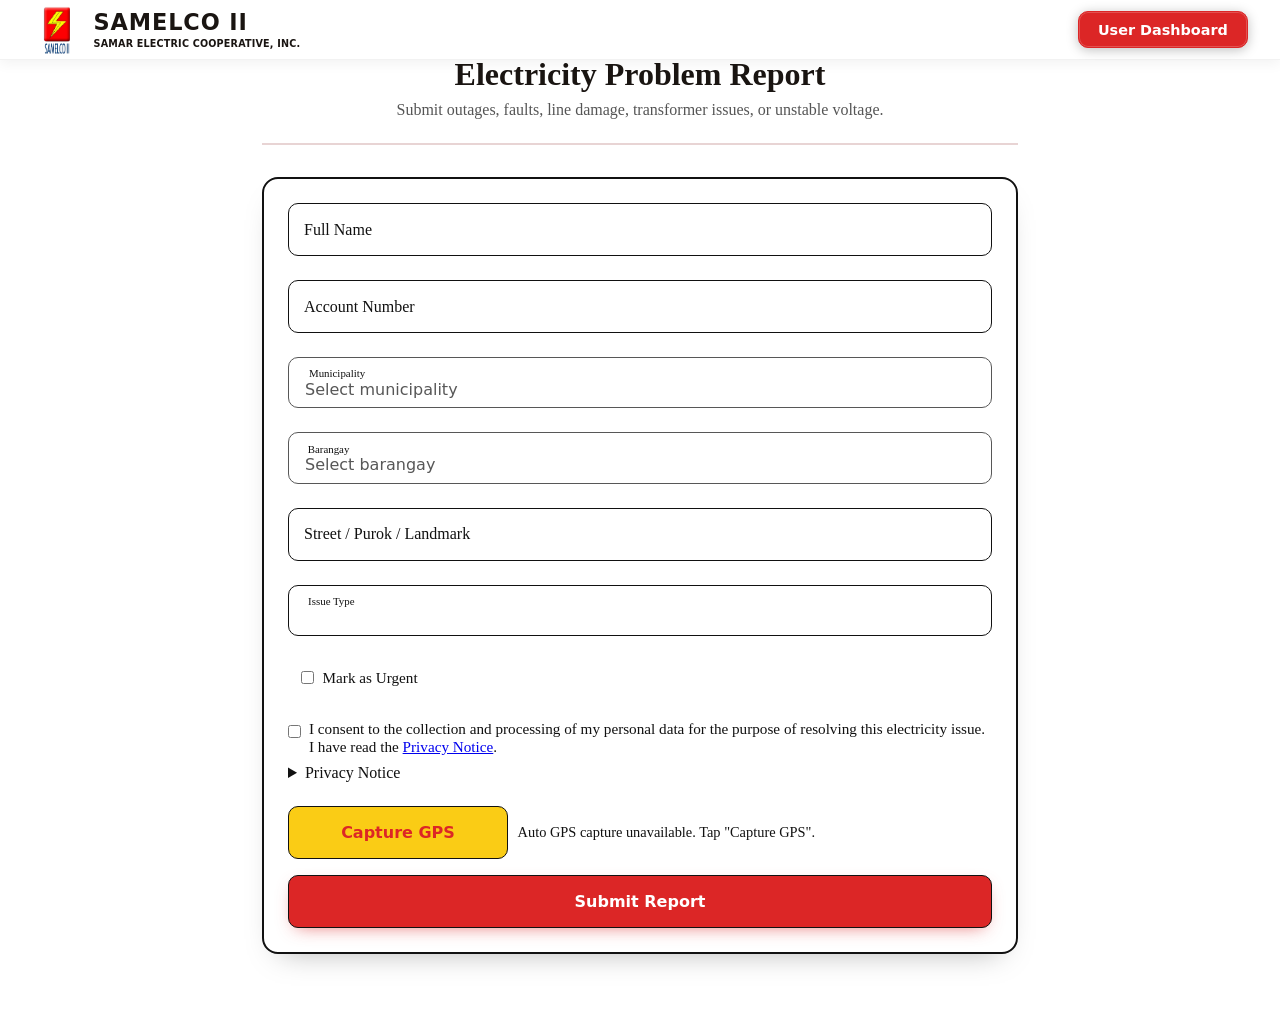
<file: html/report.html>
<!DOCTYPE html>
<html lang="en">
<head>
  <meta charset="UTF-8">
  <meta name="viewport" content="width=device-width, initial-scale=1.0">
  <meta http-equiv="Content-Security-Policy" content="default-src 'self'; img-src 'self' data: blob: https://tile.openstreetmap.org https://*.tile.openstreetmap.org; style-src 'self' https://fonts.googleapis.com 'unsafe-inline'; font-src https://fonts.gstatic.com; script-src 'self' 'unsafe-inline'; connect-src 'self' https://tujouacwrtozuqnunizm.supabase.co https://nominatim.openstreetmap.org;">
  <title>Report Issue SAMELCO II</title>
  <link rel="preconnect" href="https://fonts.googleapis.com">
  <link rel="preconnect" href="https://fonts.gstatic.com" crossorigin>
  <link href="https://fonts.googleapis.com/css2?family=Outfit:wght@300;400;500;600;700&display=swap" rel="stylesheet">
  <link rel="stylesheet" href="../css/styles.css">
</head>
<body class="page-records">
  <div class="bg-image" aria-hidden="true"></div>
  <div class="noise"></div>

  <nav class="nav">
    <div class="nav-inner">
      <a href="index.html" class="nav-logo">
        <span class="nav-logo-icon" aria-hidden="true">
          <img src="../assets/images/logo.png" alt="SAMELCO II logo" class="nav-logo-img">
        </span>
        <span class="nav-logo-text">
          <span class="nav-logo-title">SAMELCO II</span>
          <span class="nav-logo-sub">SAMAR ELECTRIC COOPERATIVE, INC.</span>
        </span>
      </a>
      <div class="nav-right">
        <a href="user-dashboard.html" class="nav-btn nav-btn-cta">User Dashboard</a>
      </div>
    </div>
  </nav>

  <section class="records-section">
    <div class="records-container" style="max-width:820px;">
      <div class="records-header">
        <h1 class="records-title">Electricity Problem Report</h1>
        <p class="records-subtitle">Submit outages, faults, line damage, transformer issues, or unstable voltage.</p>
      </div>

      <div class="auth-card report-auth-card" style="max-width:none;">
        <form id="report-form">
          <div class="input-wrap">
            <input type="text" id="report-name" placeholder=" " required>
            <label for="report-name">Full Name</label>
          </div>
          <div class="input-wrap">
            <input type="text" id="report-contact" placeholder=" " required>
            <label for="report-contact">Account Number</label>
          </div>
          <div class="input-wrap">
            <select id="report-municipality" required>
              <option value="" selected disabled hidden></option>
            </select>
            <label for="report-municipality">Municipality</label>
          </div>
          <div class="input-wrap">
            <select id="report-barangay" required disabled>
              <option value="" selected disabled hidden></option>
            </select>
            <label for="report-barangay">Barangay</label>
          </div>
          <div class="input-wrap">
            <input type="text" id="report-location" placeholder=" " required>
            <label for="report-location">Street / Purok / Landmark</label>
          </div>
          <div class="input-wrap">
            <select id="report-issue" required>
              <option value="" selected disabled hidden></option>
              <option>Power outages / Brownout / pagkawala ng kuryente</option>
              <option>Frequent tripping of circuit breakers / Madalas na pag-trip ng circuit breaker</option>
              <option>Flickering lights / Kumukutitap na ilaw</option>
              <option>Electrical shocks / Pagkakuryente / electrical shock</option>
              <option>Overloaded circuits / Sobrang load sa circuit</option>
              <option>Dead outlets / Patay na saksakan / outlet</option>
              <option>High electricity bills / Mataas na singil sa kuryente</option>
              <option>Short circuits / Short circuit</option>
              <option>Burning smell or sparks from outlets / Amoy sunog o spark sa saksakan</option>
              <option>Voltage fluctuations / surges / Pag-fluctuate / pagtaas-baba ng boltahe</option>
            </select>
            <label for="report-issue">Issue Type</label>
          </div>
          <div class="input-wrap consent-wrap" style="padding:0.55rem 0.8rem;">
            <label class="consent-label" style="display:flex; gap:0.55rem; align-items:center; margin:0;">
              <input type="checkbox" id="report-urgent">
              <span>Mark as Urgent</span>
            </label>
          </div>
          <div class="input-wrap consent-wrap" style="margin-top:0.5rem;">
            <label class="consent-label" style="display:flex; gap:0.5rem; align-items:flex-start;">
              <input type="checkbox" id="report-consent" required style="margin-top:0.3rem;">
              <span>I consent to the collection and processing of my personal data for the purpose of resolving this electricity issue. I have read the <a href="#privacy-notice" style="text-decoration:underline;">Privacy Notice</a>.</span>
            </label>
            <details id="privacy-notice" style="margin-top:0.5rem;">
              <summary>Privacy Notice</summary>
              <p style="margin-top:0.4rem; line-height:1.35;">We collect your name, account number, location, issue details, and GPS coordinates to dispatch crews and resolve outages. Data are stored securely and retained only as long as necessary for operations and reporting, then archived or deleted per policy. For requests (access/correction/deletion), contact the SAMELCO II Data Protection Officer.</p>
            </details>
          </div>

          <div style="display:flex; gap:0.6rem; flex-wrap:wrap; margin-top:0.25rem;">
            <button type="button" class="btn" id="capture-gps-btn" style="max-width:220px;">Capture GPS</button>
            <span id="gps-status" style="align-self:center; color:#111111; font-size:0.9rem;">GPS not captured yet</span>
          </div>

          <input type="hidden" id="report-lat">
          <input type="hidden" id="report-lng">

          <div style="margin-top:1rem;">
            <button type="submit" class="btn btn-primary">Submit Report</button>
          </div>
        </form>
      </div>
    </div>
  </section>
  <script src="../js/supabase-config.js"></script>
  <script src="../js/municipalities-data.js"></script>
  <script src="../js/report.js"></script>
</body>
</html>
</file>
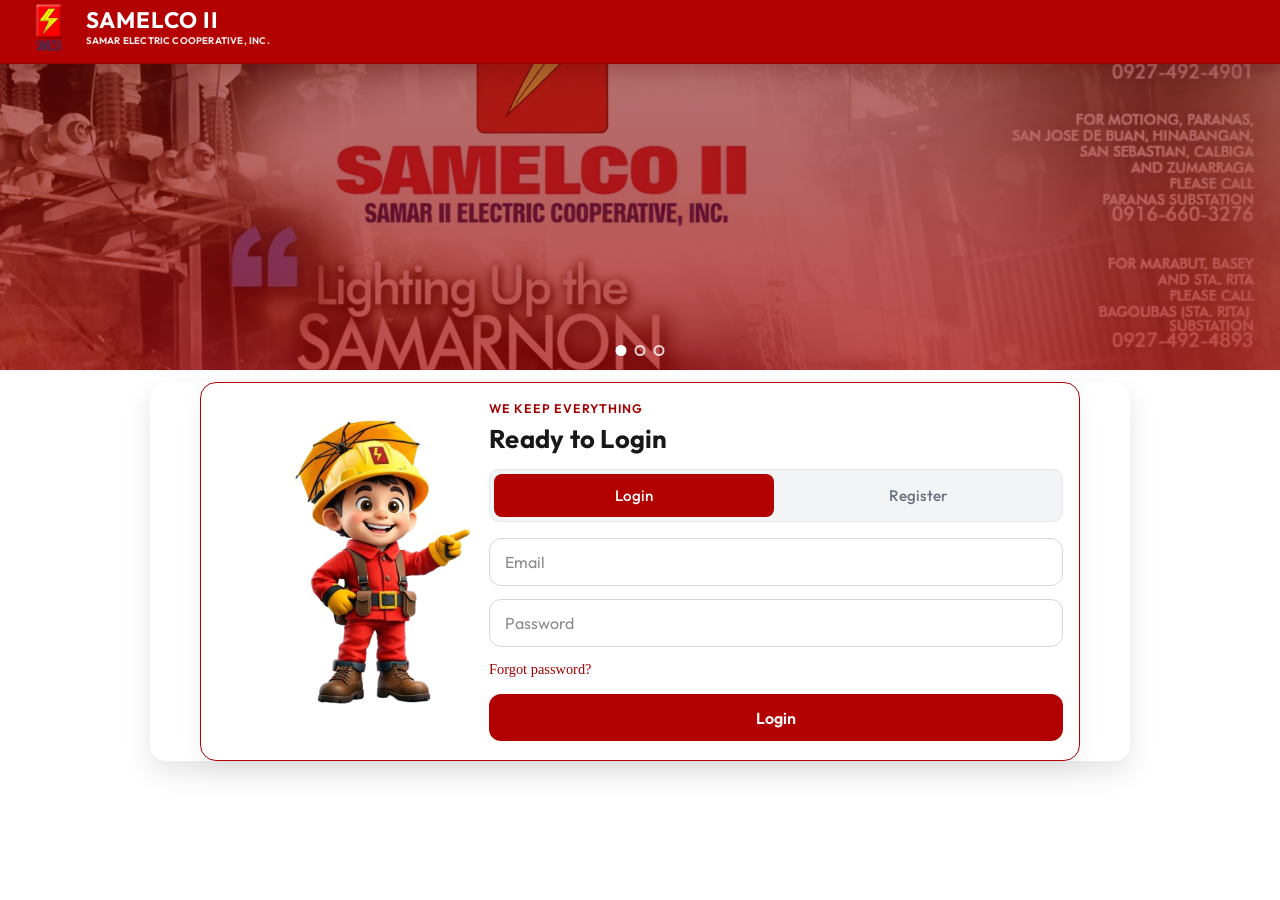
<file: html/teams.html>
<!DOCTYPE html>
<html lang="en">
<head>
  <meta charset="UTF-8">
  <meta name="viewport" content="width=device-width, initial-scale=1.0">
  <title>Team Management - SAMELCO II</title>
  <link rel="preconnect" href="https://fonts.googleapis.com">
  <link rel="preconnect" href="https://fonts.gstatic.com" crossorigin>
  <link href="https://fonts.googleapis.com/css2?family=Lora:ital,wght@0,500;0,600;1,500&family=Outfit:wght@300;400;500;600;700&family=Playfair+Display:ital,wght@0,600;1,500&display=swap" rel="stylesheet">
  <link rel="stylesheet" href="../css/styles.css">
  <script src="../js/supabase-config.js"></script>
</head>
<body class="page-teams">
  <div class="bg-image" aria-hidden="true"></div>
  <div class="noise"></div>
  <div class="orb orb-1"></div>

  <nav class="nav">
    <div class="nav-inner">
      <a href="dashboard.html" class="nav-logo">
        <span class="nav-logo-icon" aria-hidden="true">
          <img src="../assets/images/logo.png" alt="SAMELCO II logo" class="nav-logo-img">
        </span>
        <span class="nav-logo-text">
          <span class="nav-logo-title">SAMELCO II</span>
          <span class="nav-logo-sub">SAMAR ELECTRIC COOPERATIVE, INC.</span>
        </span>
      </a>
      <div class="nav-right">
        <div class="nav-links">
          <a href="dashboard.html" class="nav-link">Home</a>
          <a href="records.html" class="nav-link">Records</a>
          <a href="analytics.html" class="nav-link">Analytics</a>
          <a href="teams.html" class="nav-link" aria-current="page">Teams</a>
          <a href="contact.html" class="nav-link">Contact</a>
          <a href="about.html" class="nav-link">About</a>
        </div>
        <span class="nav-user-welcome">Welcome, <span id="user-name">User</span></span>
        <button type="button" class="nav-btn nav-btn-cta" id="logout-btn">Logout</button>
      </div>
    </div>
  </nav>

  <section class="records-section">
    <div class="records-container">
      <div class="records-banner">
        <div class="records-banner-text">
          <h1 class="records-banner-title">Team Management</h1>
          <p class="records-banner-sub"></p>
        </div>
        <div class="records-banner-actions">
          <button type="button" class="nav-btn nav-btn-cta" id="add-team-btn">+ Add New Team</button>
        </div>
      </div>

      <div class="team-filters">
        <div class="team-search-wrap">
          <input type="text" id="team-search" placeholder="Search team name..." class="records-filter-input">
        </div>
        <div class="team-filter-buttons">
          <span class="filter-label">Filter by:</span>
          <button type="button" class="team-filter-btn is-active" data-filter="all">All</button>
          <button type="button" class="team-filter-btn" data-filter="available">Available</button>
          <button type="button" class="team-filter-btn" data-filter="unavailable">Unavailable</button>
        </div>
      </div>

      <div class="team-stats-bar">
        <div class="team-stat-item">
          <span class="team-stat-val" id="total-teams-count">0</span>
          <span class="team-stat-lab">Total Teams</span>
        </div>
        <div class="team-stat-item">
          <span class="team-stat-val" id="available-teams-count">0</span>
          <span class="team-stat-lab">Available</span>
        </div>
        <div class="team-stat-item">
          <span class="team-stat-val" id="busy-teams-count">0</span>
          <span class="team-stat-lab">On Mission</span>
        </div>
      </div>

      <div class="teams-dashboard-grid" id="teams-grid">
        <!-- Team Cards will be loaded here -->
      </div>
    </div>
  </section>

  <!-- Add Team Modal -->
  <div id="team-modal" class="modal modal-overlay" style="display:none; position:fixed; z-index:10000; left:0; top:0; width:100%; height:100%;">
    <div class="modal-content modal-content-styled" style="background:#fff; margin:10% auto; padding:2rem; border-radius:16px; width:90%; max-width:400px;">
      <h2 style="margin-top:0; color:#8b2a2a; font-family:'Outfit', sans-serif; font-weight:700;">Add New Team</h2>
      <div style="margin-top:1.5rem;">
        <label for="new-team-name" style="display:block; margin-bottom:0.5rem; font-weight:600; color:#475569;">Team Name</label>
        <input type="text" id="new-team-name" class="form-input" style="width:100%; padding:0.75rem; border:2px solid #e2e8f0; border-radius:10px; font-family:inherit;" placeholder="e.g. Line Crew C">
      </div>
      <div style="margin-top:2rem; display:flex; gap:1rem; justify-content:flex-end;">
        <button type="button" id="cancel-team-btn" class="team-btn team-btn-toggle">Cancel</button>
        <button type="button" id="save-team-btn" class="nav-btn nav-btn-cta" style="margin:0; height:42px; padding:0 1.5rem;">Save Team</button>
      </div>
    </div>
  </div>

  <!-- Team Info Modal -->
  <div id="info-modal" class="modal modal-overlay" style="display:none; position:fixed; z-index:10001; left:0; top:0; width:100%; height:100%; background:rgba(0,0,0,0.6);">
    <div class="modal-content modal-content-styled" style="background:#fff; margin:8% auto; padding:2.5rem; border-radius:24px; width:95%; max-width:500px; box-shadow:0 25px 50px -12px rgba(0,0,0,0.25); border:1px solid rgba(139,42,42,0.1);">
      <div style="text-align:center; margin-bottom:1.5rem;">
        <h2 id="info-title" style="margin:0; color:#8b2a2a; font-family:'Outfit', sans-serif; font-weight:700; font-size:1.75rem;">Team Info</h2>
        <p id="info-subtitle" style="margin:0.5rem 0 0; color:#64748b; font-weight:500; font-size:1rem;"></p>
      </div>
      
      <div style="background:#f8fafc; padding:1.5rem; border-radius:16px; border:1px solid #e2e8f0; margin-bottom:1.5rem;">
        <h3 style="margin:0 0 0.75rem; font-size:1rem; color:#1e293b; font-weight:600;">Main Responsibilities:</h3>
        <ul id="info-handles-list" style="margin:0; padding-left:1.5rem; color:#475569; line-height:1.6; font-size:0.95rem;">
          <!-- List items will be added here -->
        </ul>
      </div>

      <p id="info-note" style="background:#fff7ed; color:#c2410c; padding:1rem; border-radius:12px; border:1px solid #ffedd5; font-size:0.9rem; font-weight:500; display:none;"></p>
      
      <div style="margin-top:2rem; text-align:center;">
        <button type="button" id="close-info-btn" class="nav-btn nav-btn-cta" style="margin:0; padding:0.75rem 2.5rem; width:100%;">Close</button>
      </div>
    </div>
  </div>

  <!-- Mission Assignment Modal -->
  <div id="mission-modal" class="modal modal-overlay" style="display:none; position:fixed; z-index:10002; left:0; top:0; width:100%; height:100%; background:rgba(0,0,0,0.6);">
    <div class="modal-content modal-content-styled" style="background:#fff; margin:5% auto; padding:2rem; border-radius:24px; width:95%; max-width:600px; box-shadow:0 25px 50px -12px rgba(0,0,0,0.25); border:1px solid rgba(139,42,42,0.1); max-height:85vh; overflow-y:auto;">
      <div style="text-align:center; margin-bottom:1.5rem;">
        <h2 id="mission-modal-title" style="margin:0; color:#8b2a2a; font-family:'Outfit', sans-serif; font-weight:700; font-size:1.75rem;">Active Missions</h2>
        <p id="mission-modal-subtitle" style="margin:0.5rem 0 0; color:#64748b; font-weight:500; font-size:1rem;">Manage team assignments</p>
      </div>
      
      <div id="mission-list" style="display:flex; flex-direction:column; gap:1rem; margin-bottom:1.5rem;">
        <!-- Mission items will be added here -->
      </div>

      <div style="text-align:center;">
        <button type="button" id="close-mission-btn" class="nav-btn nav-btn-cta" style="margin:0; padding:0.75rem 2.5rem; width:100%;">Close</button>
      </div>
    </div>
  </div>

  <!-- Personnel Management Modal -->
  <datalist id="personnel-datalist">
    <!-- Options will be added dynamically -->
  </datalist>

  <style>
    .team-card {
      background: rgba(255, 255, 255, 0.9);
    }
    .team-card-header {
      display: flex;
      justify-content: space-between;
      align-items: flex-start;
      margin-bottom: 1rem;
    }
    .team-info-btn {
      background: rgba(139, 42, 42, 0.1);
      border: none;
      border-radius: 50%;
      width: 28px;
      height: 28px;
      display: flex;
      align-items: center;
      justify-content: center;
      cursor: pointer;
      font-size: 0.9rem;
      transition: all 0.2s;
    }
    .team-info-btn:hover {
      background: rgba(139, 42, 42, 0.2);
      transform: scale(1.1);
    }
    .modal-content-styled {
      animation: modalSlideIn 0.3s ease-out;
    }
    @keyframes modalSlideIn {
      from { transform: translateY(-30px); opacity: 0; }
      to { transform: translateY(0); opacity: 1; }
    }

    /* Mission Item Styles */
    .mission-item {
      background: #f8fafc;
      padding: 1.25rem;
      border-radius: 16px;
      border: 1px solid #e2e8f0;
      display: flex;
      flex-direction: column;
      gap: 0.75rem;
    }
    .mission-item-header {
      display: flex;
      justify-content: space-between;
      align-items: flex-start;
    }
    .mission-queue {
      font-size: 0.75rem;
      font-weight: 700;
      color: #8b2a2a;
      background: rgba(139, 42, 42, 0.1);
      padding: 0.25rem 0.5rem;
      border-radius: 6px;
    }
    .mission-issue {
      font-weight: 600;
      color: #1e293b;
      margin: 0.25rem 0;
    }
    .mission-location {
      font-size: 0.85rem;
      color: #64748b;
    }
    .mission-assigned-to {
      font-size: 0.85rem;
      margin-top: 0.25rem;
      color: #475569;
    }
    .mission-assigned-to strong {
      color: #0f172a;
    }
    .mission-assign-wrap {
      margin-top: 0.5rem;
      display: flex;
      gap: 0.5rem;
    }
    .mission-assign-input {
      flex: 1;
      padding: 0.5rem 0.75rem;
      border: 1px solid #cbd5e1;
      border-radius: 8px;
      font-size: 0.9rem;
    }
    .mission-save-btn {
      background: #8b2a2a;
      color: white;
      border: none;
      border-radius: 8px;
      padding: 0.5rem 1rem;
      font-size: 0.85rem;
      font-weight: 600;
      cursor: pointer;
      transition: opacity 0.2s;
    }
    .mission-save-btn:hover {
      opacity: 0.9;
    }
    .team-assignment-info {
      cursor: pointer;
      transition: all 0.2s;
      padding: 0.5rem;
      border-radius: 8px;
      margin: 0.5rem -0.5rem;
    }
    .team-assignment-info:hover {
      background: rgba(139, 42, 42, 0.05);
      color: #8b2a2a;
    }
  </style>

  <footer class="main-footer">
    <div class="footer-content">
      <div class="footer-brand">
        <a href="dashboard.html" class="footer-logo">
          <img src="../assets/images/logo.png" alt="SAMELCO II logo" class="footer-logo-img">
          <div class="footer-logo-text">
            <span class="footer-logo-title">SAMELCO II</span>
            <span class="footer-logo-sub">SAMAR ELECTRIC COOPERATIVE, INC.</span>
          </div>
        </a>
        <p>Providing reliable and sustainable electric service to the province of Samar. Dedicated to empowering communities through energy.</p>
      </div>
      <div class="footer-links">
        <h4>Quick Links</h4>
        <ul>
          <li><a href="dashboard.html">Home Dashboard</a></li>
          <li><a href="records.html">Consumer Records</a></li>
          <li><a href="analytics.html">Data Analytics</a></li>
          <li><a href="teams.html">Team Management</a></li>
        </ul>
      </div>
      <div class="footer-links">
        <h4>Support</h4>
        <ul>
          <li><a href="about.html">About Us</a></li>
          <li><a href="contact.html">Contact Support</a></li>
          <li><a href="report.html">Report an Issue</a></li>
        </ul>
      </div>
      <div class="footer-contact">
        <h4>Contact Us</h4>
        <div class="footer-contact-info">
          <div class="footer-contact-item">
            <span class="footer-contact-icon">📍</span>
            <span>Paranas, Samar, Philippines</span>
          </div>
          <div class="footer-contact-item">
            <span class="footer-contact-icon">📞</span>
            <span>+63 (055) 123-4567</span>
          </div>
          <div class="footer-contact-item">
            <span class="footer-contact-icon">✉️</span>
            <span>support@samelcodos.ph</span>
          </div>
        </div>
      </div>
    </div>
    <div class="footer-bottom">
      <div class="footer-copy">
        &copy; 2026 SAMELCO II. All rights reserved.
      </div>
    </div>
  </footer>

  <button type="button" class="back-to-top" id="back-to-top" title="Back to Top">
    <span>↑</span>
  </button>

  <script src="../js/teams.js"></script>
  <script>
    // Back to Top functionality
    const backToTopBtn = document.getElementById('back-to-top');
    window.addEventListener('scroll', () => {
      if (window.scrollY > 300) {
        backToTopBtn.classList.add('visible');
      } else {
        backToTopBtn.classList.remove('visible');
      }
    });
    backToTopBtn.addEventListener('click', () => {
      window.scrollTo({ top: 0, behavior: 'smooth' });
    });
  </script>
</body>
</html>
</file>
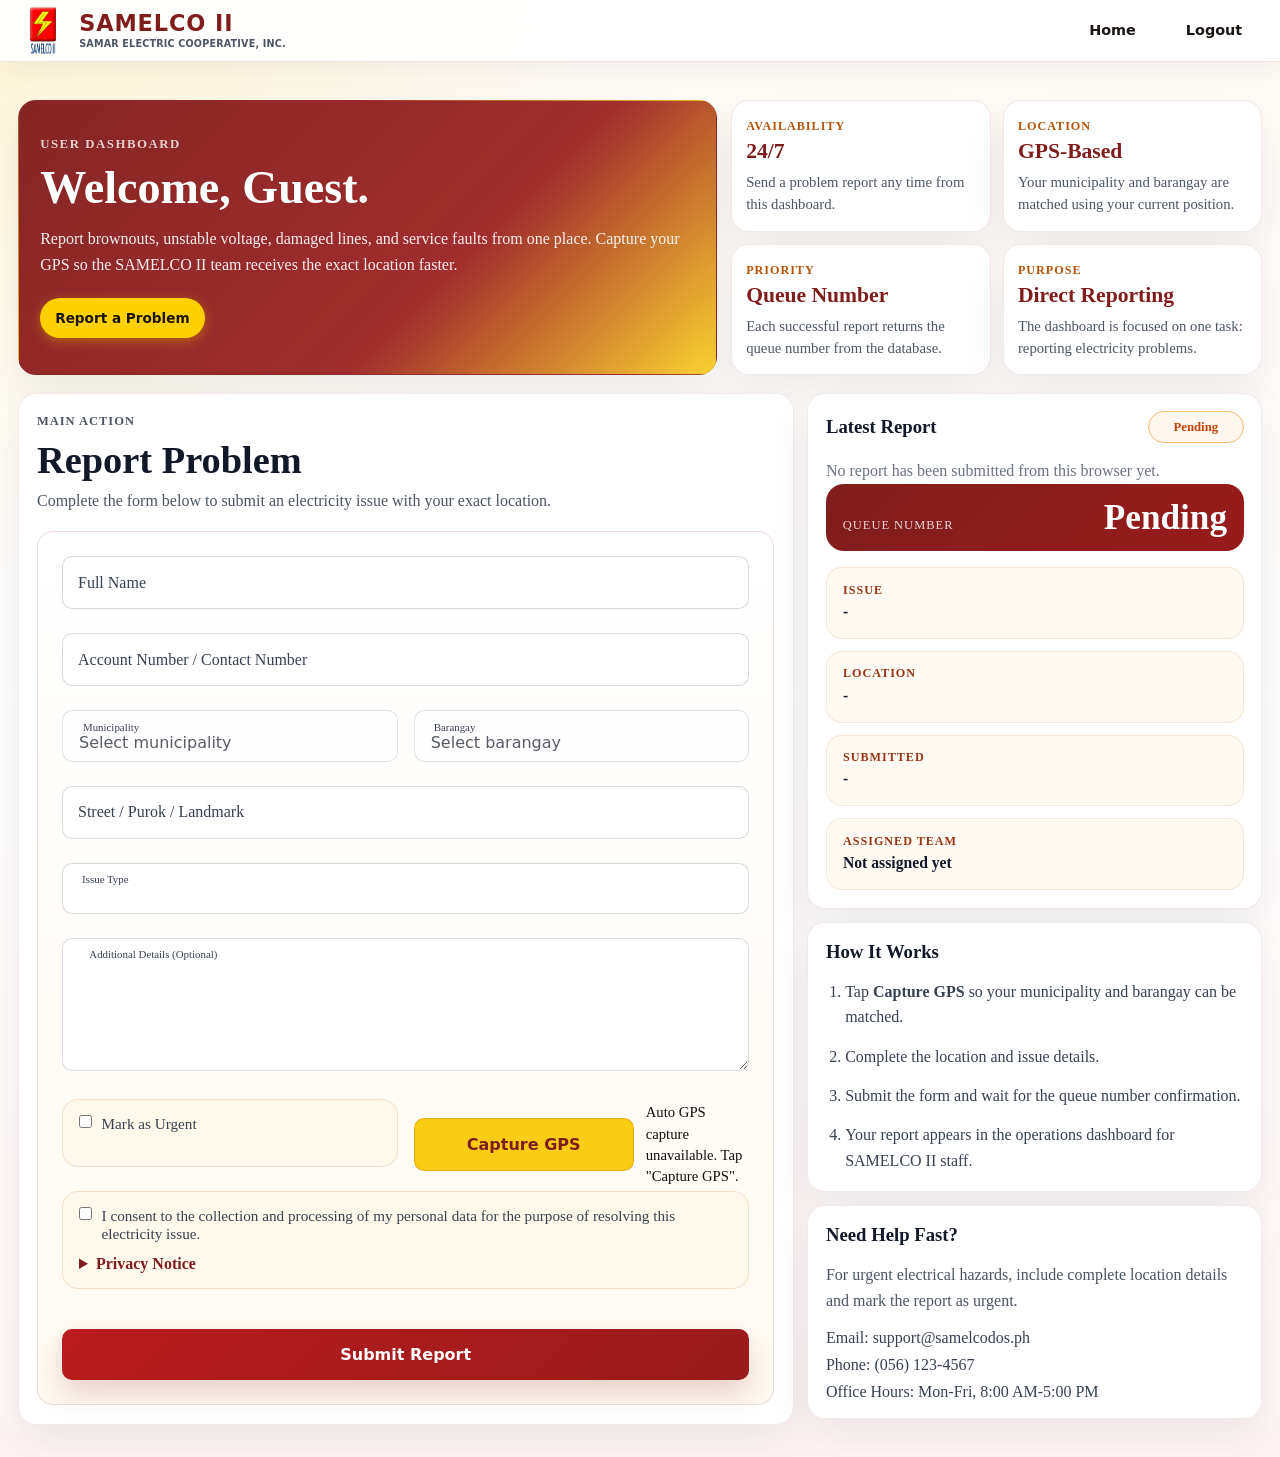
<file: html/user-dashboard.html>
<!DOCTYPE html>
<html lang="en">
<head>
  <meta charset="UTF-8">
  <meta name="viewport" content="width=device-width, initial-scale=1.0">
  <meta http-equiv="Content-Security-Policy" content="default-src 'self'; img-src 'self' data: blob: https://tile.openstreetmap.org https://*.tile.openstreetmap.org; style-src 'self' https://fonts.googleapis.com 'unsafe-inline'; font-src https://fonts.gstatic.com; script-src 'self' 'unsafe-inline'; connect-src 'self' https://tujouacwrtozuqnunizm.supabase.co https://nominatim.openstreetmap.org;">
  <title>User Dashboard - SAMELCO II</title>
  <link rel="preconnect" href="https://fonts.googleapis.com">
  <link rel="preconnect" href="https://fonts.gstatic.com" crossorigin>
  <link href="https://fonts.googleapis.com/css2?family=Lora:ital,wght@0,500;0,600;1,500&family=Outfit:wght@300;400;500;600;700&family=Playfair+Display:ital,wght@0,600;1,500&display=swap" rel="stylesheet">
  <link rel="stylesheet" href="../css/styles.css">
</head>
<body class="page-user-dashboard">
  <div class="bg-image" aria-hidden="true"></div>
  <div class="noise"></div>
  <div class="orb orb-1"></div>

  <nav class="nav">
    <div class="nav-inner">
      <a href="index.html" class="nav-logo">
        <span class="nav-logo-icon" aria-hidden="true">
          <img src="../assets/images/logo.png" alt="SAMELCO II logo" class="nav-logo-img">
        </span>
        <span class="nav-logo-text">
          <span class="nav-logo-title">SAMELCO II</span>
          <span class="nav-logo-sub">SAMAR ELECTRIC COOPERATIVE, INC.</span>
        </span>
      </a>
      <div class="nav-right">
        <a href="index.html" class="nav-btn">Home</a>
        <button type="button" class="nav-btn" id="user-dashboard-logout" hidden>Logout</button>
      </div>
    </div>
  </nav>

  <main class="user-dashboard-main">
    <section class="user-hero">
      <div class="user-hero-copy">
        <p class="user-hero-kicker">User Dashboard</p>
        <h1>Welcome, <span id="user-dashboard-name">Guest</span>.</h1>
        <p class="user-hero-subtitle">Report brownouts, unstable voltage, damaged lines, and service faults from one place. Capture your GPS so the SAMELCO II team receives the exact location faster.</p>
        <div class="user-hero-actions">
          <a href="#report-problem" class="nav-btn nav-btn-report">Report a Problem</a>
        </div>
      </div>
      <div class="user-hero-stats">
        <article class="user-stat-card">
          <span class="user-stat-label">Availability</span>
          <strong>24/7</strong>
          <p>Send a problem report any time from this dashboard.</p>
        </article>
        <article class="user-stat-card">
          <span class="user-stat-label">Location</span>
          <strong>GPS-Based</strong>
          <p>Your municipality and barangay are matched using your current position.</p>
        </article>
        <article class="user-stat-card">
          <span class="user-stat-label">Priority</span>
          <strong>Queue Number</strong>
          <p>Each successful report returns the queue number from the database.</p>
        </article>
        <article class="user-stat-card">
          <span class="user-stat-label">Purpose</span>
          <strong>Direct Reporting</strong>
          <p>The dashboard is focused on one task: reporting electricity problems.</p>
        </article>
      </div>
    </section>

    <section class="user-dashboard-grid">
      <section class="user-panel user-panel-form" id="report-problem">
        <div class="user-panel-headline">
          <p class="user-panel-kicker">Main Action</p>
          <h2>Report Problem</h2>
          <p>Complete the form below to submit an electricity issue with your exact location.</p>
        </div>

        <div class="auth-card report-auth-card user-report-card" style="max-width:none;">
          <form id="report-form" class="user-report-form">
            <div class="input-wrap">
              <input type="text" id="report-name" placeholder=" " required>
              <label for="report-name">Full Name</label>
            </div>
            <div class="input-wrap">
              <input type="text" id="report-contact" placeholder=" " required>
              <label for="report-contact">Account Number / Contact Number</label>
            </div>
            <div class="user-report-grid">
              <div class="input-wrap">
                <select id="report-municipality" required>
                  <option value="" selected disabled hidden></option>
                </select>
                <label for="report-municipality">Municipality</label>
              </div>
              <div class="input-wrap">
                <select id="report-barangay" required disabled>
                  <option value="" selected disabled hidden></option>
                </select>
                <label for="report-barangay">Barangay</label>
              </div>
            </div>
            <div class="input-wrap">
              <input type="text" id="report-location" placeholder=" " required>
              <label for="report-location">Street / Purok / Landmark</label>
            </div>
            <div class="input-wrap">
              <select id="report-issue" required>
                <option value="" selected disabled hidden></option>
                <option>Power outages / Brownout / pagkawala ng kuryente</option>
                <option>Frequent tripping of circuit breakers / Madalas na pag-trip ng circuit breaker</option>
                <option>Flickering lights / Kumukutitap na ilaw</option>
                <option>Electrical shocks / Pagkakuryente / electrical shock</option>
                <option>Overloaded circuits / Sobrang load sa circuit</option>
                <option>Dead outlets / Patay na saksakan / outlet</option>
                <option>High electricity bills / Mataas na singil sa kuryente</option>
                <option>Short circuits / Short circuit</option>
                <option>Burning smell or sparks from outlets / Amoy sunog o spark sa saksakan</option>
                <option>Voltage fluctuations / surges / Pag-fluctuate / pagtaas-baba ng boltahe</option>
              </select>
              <label for="report-issue">Issue Type</label>
            </div>
            <div class="input-wrap input-wrap-textarea">
              <textarea id="report-description" placeholder=" " rows="4"></textarea>
              <label for="report-description">Additional Details (Optional)</label>
            </div>
            <div class="user-report-grid user-report-grid-tight">
              <div class="input-wrap consent-wrap user-consent-block">
                <label class="consent-label">
                  <input type="checkbox" id="report-urgent">
                  <span>Mark as Urgent</span>
                </label>
              </div>
              <div class="user-gps-strip">
                <button type="button" class="btn" id="capture-gps-btn">Capture GPS</button>
                <span id="gps-status">GPS not captured yet</span>
              </div>
            </div>
            <div class="input-wrap consent-wrap user-consent-card">
              <label class="consent-label">
                <input type="checkbox" id="report-consent" required>
                <span>I consent to the collection and processing of my personal data for the purpose of resolving this electricity issue.</span>
              </label>
              <details id="privacy-notice">
                <summary>Privacy Notice</summary>
                <p>We collect your name, account number, location, issue details, and GPS coordinates to dispatch crews and resolve outages. Data are retained only as necessary for operations and reporting.</p>
              </details>
            </div>

            <input type="hidden" id="report-lat">
            <input type="hidden" id="report-lng">

            <div class="user-report-actions">
              <button type="submit" class="btn btn-primary">Submit Report</button>
            </div>
          </form>
        </div>
      </section>

      <aside class="user-dashboard-side">
        <section class="user-panel">
          <div class="user-panel-head">
            <h3>Latest Report</h3>
            <span class="user-status-pill" id="latest-report-status">Pending</span>
          </div>
          <div id="latest-report-empty" class="user-empty-state">No report has been submitted from this browser yet.</div>
          <div id="latest-report-card" class="latest-report-card" hidden>
            <div class="latest-report-queue">
              <span>Queue Number</span>
              <strong id="latest-report-queue">Pending</strong>
            </div>
            <div class="latest-report-details">
              <div class="latest-report-row">
                <span>Issue</span>
                <strong id="latest-report-issue">-</strong>
              </div>
              <div class="latest-report-row">
                <span>Location</span>
                <strong id="latest-report-location">-</strong>
              </div>
              <div class="latest-report-row">
                <span>Submitted</span>
                <strong id="latest-report-time">-</strong>
              </div>
              <div class="latest-report-row">
                <span>Assigned Team</span>
                <strong id="latest-report-team">Not assigned yet</strong>
              </div>
            </div>
          </div>
        </section>

        <section class="user-panel">
          <div class="user-panel-head">
            <h3>How It Works</h3>
          </div>
          <ol class="user-step-list">
            <li>Tap <strong>Capture GPS</strong> so your municipality and barangay can be matched.</li>
            <li>Complete the location and issue details.</li>
            <li>Submit the form and wait for the queue number confirmation.</li>
            <li>Your report appears in the operations dashboard for SAMELCO II staff.</li>
          </ol>
        </section>

        <section class="user-panel user-help-panel">
          <div class="user-panel-head">
            <h3>Need Help Fast?</h3>
          </div>
          <p>For urgent electrical hazards, include complete location details and mark the report as urgent.</p>
          <div class="user-help-list">
            <span>Email: support@samelcodos.ph</span>
            <span>Phone: (056) 123-4567</span>
            <span>Office Hours: Mon-Fri, 8:00 AM-5:00 PM</span>
          </div>
        </section>
      </aside>
    </section>
  </main>

  <div id="user-onway-toast" class="user-onway-toast" hidden>
    <div class="user-onway-toast-card" role="status" aria-live="polite" aria-atomic="true">
      <div class="user-onway-toast-kicker">Team Update</div>
      <div class="user-onway-toast-message" id="user-onway-toast-message">Inspection is on the way to your location.</div>
      <button type="button" class="user-onway-toast-close" id="user-onway-toast-close">Close</button>
    </div>
  </div>

  <script src="../js/supabase-config.js"></script>
  <script src="../js/municipalities-data.js"></script>
  <script src="../js/report.js"></script>
  <script src="../js/user-dashboard.js"></script>
</body>
</html>
</file>
<file: css/styles.css>
/* ---- Variables ---- */
:root {
 
  --surface: rgba(255, 255, 255, 0.04);
  --surface-hover: rgba(255, 255, 255, 0.07);
  --border: rgba(255, 255, 255, 0.08);
  --text: #f5f0eb;
  --text-muted: #9b8f85;
  --accent: #ffd000;
  --accent-soft: rgba(224, 124, 74, 0.25);
  --accent-glow: rgba(224, 124, 74, 0.4);
  --success: #6ee7b7;
  --radius: 16px;
  --radius-sm: 10px;
  --font: 'Outfit', system-ui, sans-serif;
  --font-display: 'Playfair Display', Georgia, serif;
}

/* ---- Reset & Base ---- */
*, *::before, *::after {
  box-sizing: border-box;
  margin: 0;
  padding: 0;
}

html {
  font-size: 16px;
  scroll-behavior: smooth;
}

body {
  background: #ffffff;
}

/* Single background image */
.bg-image {
  display: none;
  position: fixed;
  inset: 0;
  z-index: -2;
  background-image: url("../assets/images/bg1.jpg");
  background-size: cover;
  background-position: center;
  background-repeat: no-repeat;
}

.bg-overlay {
  position: fixed;
  inset: 0;
  z-index: -1;
  background: #1a1512;
  pointer-events: none;
}

/* ---- Background effects ---- */
.noise {
  display: none;
  position: fixed;
  inset: 0;
  background-image: url("../assets/images/bg.jpg");
  pointer-events: none;
  z-index: 1;
}

/* Background coasters */
.bg-coaster {
  display: none;
  position: fixed;
  border-radius: 50%;
  pointer-events: none;
  z-index: 0;
  background: linear-gradient(145deg, rgba(255, 255, 255, 0.06) 0%, rgba(255, 255, 255, 0.02) 100%);
  border: 3px solid rgba(255, 255, 255, 0.12);
  box-shadow: inset 0 2px 12px rgba(255, 255, 255, 0.06),
    0 20px 40px rgba(0, 0, 0, 0.2);
  animation: bg-coaster-float 15s ease-in-out infinite;
}

.bg-coaster-1 {
  width: 280px;
  height: 280px;
  top: 15%;
  right: 18%;
  animation-delay: 0s;
}

.bg-coaster-2 {
  width: 200px;
  height: 200px;
  bottom: 25%;
  left: 12%;
  animation-delay: -5s;
}

.bg-coaster-3 {
  width: 160px;
  height: 160px;
  top: 55%;
  right: 35%;
  animation-delay: -10s;
}

@keyframes bg-coaster-float {
  0%, 100% { transform: translate(0, 0) rotate(0deg); }
  33% { transform: translate(15px, -15px) rotate(2deg); }
  66% { transform: translate(-10px, 10px) rotate(-1deg); }
}

.orb {
  display: none;
  position: fixed;
  border-radius: 50%;
  filter: blur(80px);
  opacity: 0.5;
  pointer-events: none;
  z-index: 0;
  animation: float 12s ease-in-out infinite;
}

.orb-1 {
  width: 400px;
  height: 400px;
  background: radial-gradient(circle, var(--accent-soft) 0%, transparent 70%);
  top: -100px;
  left: -100px;
  animation-delay: 0s;
}

.orb-2 {
  width: 300px;
  height: 300px;
  background: radial-gradient(circle, rgba(110, 231, 183, 0.15) 0%, transparent 70%);
  bottom: 10%;
  right: 10%;
  animation-delay: -4s;
}

.orb-3 {
  width: 250px;
  height: 250px;
  background: radial-gradient(circle, rgba(167, 139, 250, 0.12) 0%, transparent 70%);
  top: 50%;
  left: 40%;
  animation-delay: -8s;
}

@keyframes float {
  0%, 100% { transform: translate(0, 0) scale(1); }
  33% { transform: translate(30px, -30px) scale(1.05); }
  66% { transform: translate(-20px, 20px) scale(0.95); }
}

/* ---- Carousel ---- */
.carousel-section {
  position: relative;
  z-index: 2;
  width: 100%;
  max-width: none;
  height: calc(100svh - 6.75rem);
  min-height: 460px;
  overflow: hidden;
  border-radius: var(--radius);
}

.carousel {
  position: absolute;
  inset: 0;
}

.carousel-track {
  display: flex;
  width: 300%;
  height: 100%;
  transition: transform 0.5s ease-in-out;
}

.carousel-slide {
  flex: 0 0 33.333%;
  width: 33.333%;
  height: 100%;
  background-size: cover;
  background-position: center;
  background-repeat: no-repeat;
}

.carousel-slide-1 { background-image: url("../assets/images/bg1.jpg"); }
.carousel-slide-2 { background-image: url("../assets/images/bg2.jpg"); }
.carousel-slide-3 { background-image: url("../assets/images/bg3.jpg"); }

@keyframes carousel-slide {
  0%, 28% { transform: translateX(0); }
  33%, 61% { transform: translateX(-33.333%); }
  66%, 94% { transform: translateX(-66.666%); }
  100% { transform: translateX(0); }
}

.carousel-overlay {
  position: absolute;
  inset: 0;
  background: linear-gradient(to bottom, rgba(0,0,0,0.3) 0%, rgba(0,0,0,0.5) 100%);
  pointer-events: none;
}

.carousel-caption {
  position: absolute;
  bottom: 20%;
  left: 50%;
  transform: translateX(-50%);
  text-align: center;
  color: #fff;
  z-index: 1;
  pointer-events: auto;
}

.carousel-tag {
  display: inline-block;
  font-family: 'Playfair Display', Georgia, serif;
  font-size: 2.125rem;
  font-weight: 600;
  letter-spacing: 0.25em;
  text-transform: uppercase;
  color: var(--accent);
  margin: 0 0 0.5rem 0;
}

.carousel-cta {
  display: inline-block;
  padding: 0.75rem 1.75rem;
  font-family: var(--font);
  font-size: 1rem;
  font-weight: 600;
  color: #1a1512;
  background: var(--accent);
  border-radius: var(--radius-sm);
  text-decoration: none;
  transition: transform 0.2s, box-shadow 0.2s;
  box-shadow: 0 4px 20px rgba(255, 208, 0, 0.4);
}

.carousel-cta:hover {
  transform: translateY(-2px);
  box-shadow: 0 6px 24px rgba(255, 208, 0, 0.5);
}

.carousel-dots {
  position: absolute;
  bottom: 1.5rem;
  left: 50%;
  transform: translateX(-50%);
  display: flex;
  gap: 0.5rem;
  z-index: 1;
}

.carousel-dot {
  width: 10px;
  height: 10px;
  border-radius: 50%;
  border: 2px solid rgba(255,255,255,0.6);
  background: transparent;
  cursor: pointer;
  padding: 0;
  transition: background 0.2s, border-color 0.2s;
}

.carousel-dot:hover,
.carousel-dot.active {
  background: #fff;
  border-color: #fff;
}

@media (max-width: 900px) {
  .carousel-section {
    height: 70vh;
    min-height: 360px;
  }
}

.dashboard-hero {
  display: none;
}

.dashboard-container {
  max-width: 1000px;
  margin: 0 auto;
}

.dashboard-title {
  font-family: var(--font-display);
  font-size: clamp(1.5rem, 5vw, 2.5rem);
  font-weight: 400;
  color:black var(--text);
  margin-bottom: 0.75rem;
}

.dashboard-subtitle {
  font-size: 1.15rem;
  color: black var(--text-muted);
}

.nav-user-welcome {
  display: inline-flex;
  align-items: center;
  justify-content: center;
  height: 40px;
  padding: 0 10px;
  font-family: var(--font);
  font-size: 0.9rem;
  color: #374151;
  font-weight: 600;
  background: rgba(255,255,255,0.5);
  border: 1px solid rgba(0,0,0,0.05);
  border-radius: 10px;
}

.nav-user-welcome #user-name {
  font-weight: 700;
  color: #6b0f0f;
}

@media (max-width: 900px) {
  .nav-user-welcome {
    display: none;
  }
  .nav-inner {
    padding: 0.5rem 1rem;
  }
  .notif-dropdown {
    width: 92vw;
    right: 50%;
    transform: translateX(50%);
  }
}

/* ---- Map Section ---- */
.map-section {
  position: relative;
  z-index: 2;
  width: 100%;
  padding: 60px 0 0 0;
  background: #ffffff;
  min-height: 100vh;
}

.map-container {
  max-width: 100%;
  margin: 0;
  padding: 0;
}

.map-header {
  text-align: center;
  margin-bottom: 1rem;
  padding: 0 1rem;
}

.map-title {
  font-family: var(--font-display);
  font-size: clamp(2rem, 4vw, 2.80rem);
  font-weight: 800;
  color: #8f0000;
  margin-bottom: 0.5rem;
}

.map-subtitle {
  font-size: 1.05rem;
  color: #110f0f;
  font-weight: 600;
}

.map-wrapper {
  position: relative;
  border-radius: 0;
  overflow: hidden;
  box-shadow: none;
  flex: 1;
  min-width: 0;
  border: 2px solid rgba(139, 42, 42, 0.3);
  background: #fff;
}

.map-content-wrapper {
  display: flex;
  gap: 0;
  align-items: stretch;
  height: calc(100vh - 140px);
}

body.page-dashboard .map-section {
  padding-top: 72px;
  min-height: 100svh;
  height: 100svh;
  display: flex;
}

body.page-dashboard .map-container {
  height: 100%;
  display: flex;
  flex-direction: column;
}

body.page-dashboard .map-header {
  display: none;
}

body.page-dashboard .map-content-wrapper {
  flex: 1;
  height: auto;
  min-height: 0;
}

body.page-dashboard .map-canvas {
  height: 100% !important;
}

/* on about page remove sidebar spacing */
body.page-about .map-content-wrapper {
  justify-content: center;
}

/* remove nav bottom border/shadow on about page */
body.page-about .nav {
  border-bottom: none;
  box-shadow: none;
  background: #fff; /* keep solid white if desired */
}

.municipalities-panel {
  width: 32%;
  min-width: 260px;
  max-width: 380px;
  background: #fff;
  display: flex;
  flex-direction: column;
  height: 100%;
  border-left: 1px solid #ccc;
  padding: 1.25rem 1.5rem;
}

.municipalities-panel[hidden] {
  display: none !important;
}

.municipalities-panel-title {
  font-family: var(--font);
  font-size: 1rem;
  font-weight: 700;
  color: #1a1a1a;
  text-transform: uppercase;
  letter-spacing: 0.02em;
  margin: 0 0 1rem 0;
  padding: 0;
}

.municipalities-panel-subtitle {
  font-size: 0.8rem;
  color: #555;
  margin: 0 0 0.75rem 0;
}

.municipalities-list {
  flex: 1;
  min-height: 0;
  overflow-y: auto;
  display: flex;
  flex-direction: column;
  gap: 0.25rem;
}

.sidebar-list {
  flex: 1;
  overflow-y: auto;
  display: flex;
  flex-direction: column;
  gap: 0.25rem;
}

.sidebar-municipality-item {
  padding: 0.5rem 0;
  background: transparent;
  border: none;
  border-radius: 0;
  cursor: pointer;
  transition: background 0.15s ease;
}

.sidebar-municipality-item:hover {
  background: #fff;
}

.sidebar-municipality-item.is-active {
  background: #fff;
}

.sidebar-municipality-item h4 {
  font-family: var(--font);
  font-size: 0.95rem;
  font-weight: 400;
  color: #1a1a1a;
  margin: 0;
}

.sidebar-municipality-item p {
  font-size: 0.8rem;
  color: #555;
  margin: 0.25rem 0 0 0;
}

.sidebar-municipality-item.is-active h4 {
  color: #8f0000;
  font-weight: 700;
}

.sidebar-barangays {
  margin-top: 0.35rem;
  margin-bottom: 0.5rem;
  padding-left: 0.75rem;
  border-left: 2px solid rgba(0, 0, 0, 0.15);
  display: flex;
  flex-direction: column;
  gap: 0.2rem;
}

.barangay-item-sidebar {
  padding: 0.35rem 0;
  background: transparent;
  border: none;
  border-radius: 0;
  font-size: 0.85rem;
  color: #333;
  display: flex;
  align-items: center;
  gap: 0.5rem;
}

.barangay-item-sidebar:hover {
  background: transparent;
  transform: none;
}

.barangay-item-sidebar.barangay-new {
  color: #dc2626;
  font-weight: 700;
  position: relative;
}

.barangay-item-sidebar.barangay-new::after {
  content: '';
  display: none;
}

.barangay-item-sidebar.barangay-pending {
  color: #f97316;
  font-weight: 700;
}

.barangay-item-sidebar .restore-one-btn {
  margin-left: auto;
  font-size: 0.75rem;
  color: #065f46;
  text-decoration: none;
}

.issue-badge {
  display: inline-block;
  margin-left: 0.5rem;
  padding: 0.1rem 0.45rem;
  font-size: 0.7rem;
  font-weight: 700;
  border: 1px solid transparent;
  border-radius: 10px;
  vertical-align: middle;
}

.issue-badge.new {
  color: #dc2626;
  background: #fee2e2;
  border-color: #fecaca;
}

.issue-badge.pending {
  color: #f97316;
  background: #ffedd5;
  border-color: #fed7aa;
}

.issue-badge.restored {
  color: #065f46;
  background: #d1fae5;
  border-color: #a7f3d0;
}

.sidebar-municipality-item.has-issue h4 {
  font-weight: 600;
  color: #7f1d1d;
}

.municipalities-controls {
  display: flex;
  align-items: center;
  justify-content: space-between;
  gap: 0.5rem;
  margin: 0.25rem 0 0.5rem;
}

.issues-toggle {
  display: inline-flex;
  align-items: center;
  gap: 0.4rem;
  font-size: 0.8rem;
  color: #222;
}

.issues-summary {
  font-size: 0.8rem;
  color: #7f1d1d;
  font-weight: 600;
}

/* Map pins for status */
.marker-pin-new {
  background: linear-gradient(135deg, #dc2626 0%, #ef4444 100%);
}
.marker-pin-pending {
  background: linear-gradient(135deg, #f97316 0%, #fb923c 100%);
}
.marker-pin-restored {
  background: linear-gradient(135deg, #059669 0%, #34d399 100%);
}

@media (max-width: 1024px) {
  .map-content-wrapper {
    flex-direction: column;
  }

  .municipalities-panel {
    width: 100%;
    min-width: 0;
    max-width: none;
    max-height: 280px;
  }

  .municipalities-list {
    max-height: 200px;
  }
}

.map-canvas {
  width: 100%;
  height: 100%;
  background: #ffffff;
}

.map-overlay-ui {
  position: absolute;
  top: 1rem;
  right: 1rem;
  z-index: 1000;
}

/* ---- Branches page ---- */
.branches-section {
  position: relative;
  z-index: 2;
  width: 100%;
  padding: 60px 0;
  background: #ffffff;
  min-height: 100vh;
}

.branches-container {
  max-width: 600px;
  margin: 0 auto;
  padding: 0 1rem;
  text-align: center;
}

.branch-list {
  display: flex;
  flex-wrap: wrap;
  gap: 1rem;
  justify-content: center;
  margin-top: 2rem;
}

.branch-option {
  padding: 0.75rem 1.25rem;
  background: var(--accent);
  color: #1a1512;
  border: none;
  border-radius: var(--radius-sm);
  cursor: pointer;
  font-weight: 600;
  transition: transform 0.2s;
}

.branch-option:hover {
  transform: scale(1.05);
}

/* ---- About page ---- */
.about-section {
  position: relative;
  z-index: 2;
  width: 100%;
  padding: 60px 0;
  background: #ffffff;
}
.about-container {
  max-width: 1280px;
  margin: 0 auto;
  padding: 0 2rem;
  text-align: center;
}

/* ---- Contact page layout ---- */
.contact-section {
  position: relative;
  z-index: 2;
  width: 100%;
  padding: 60px 0;
  background: #ffffff;
}
.contact-container {
  max-width: 1280px;
  margin: 0 auto;
  padding: 0 1rem;
  text-align: center;
}

.system-flow {
  margin-top: 1.5rem;
  padding: 1.25rem;
  background: rgba(255, 255, 255, 0.88);
  border: 1px solid rgba(139, 42, 42, 0.2);
  border-radius: var(--radius);
  text-align: left;
  box-shadow: 0 10px 24px rgba(0, 0, 0, 0.08);
}

.system-flow h2 {
  margin: 0 0 0.75rem 0;
  font-family: var(--font-display);
  font-size: 1.45rem;
  color: #7f0000;
}

.system-flow p {
  margin: 0 0 0.85rem 0;
  color: #1a1512;
  line-height: 1.55;
}

.flow-list {
  margin: 0;
  padding-left: 1.2rem;
  color: #1a1512;
}

.flow-list li {
  margin-bottom: 0.6rem;
  line-height: 1.45;
}

/* stats cards used on about page */
.about-stats {
  display: flex;
  gap: 1rem;
  justify-content: center;
  margin-top: 2rem;
  flex-wrap: nowrap;
}
.stat-card {
  background: var(--surface);
  padding: 0.75rem 1rem;
  border-radius: var(--radius-sm);
  min-width: 90px;
  max-width: 130px;
  flex: 1;
  box-shadow: 0 2px 8px rgba(0,0,0,0.08);
}
.stat-card h3 {
  margin: 0;
  font-size: 0.85rem;
  color: #1a1512;
}
.stat-card p {
  margin: 0.35rem 0 0 0;
  font-size: 1.25rem;
  font-weight: 700;
  color: #6b0f0f;
}

.map-legend {
  background: rgba(26, 21, 18, 0.95);
  padding: 0.75rem 1rem;
  border-radius: 12px;
  box-shadow: 0 4px 16px rgba(0, 0, 0, 0.2);
  backdrop-filter: blur(10px);
}

.legend-item {
  display: flex;
  align-items: center;
  gap: 0.5rem;
  font-size: 0.875rem;
  color: #f5f0eb;
  font-weight: 500;
}

.legend-marker {
  width: 12px;
  height: 12px;
  background: #059669;
  border-radius: 50%;
  border: 2px solid #f5f0eb;
}

.custom-marker {
  background: transparent;
  border: none;
}

.marker-pin {
  width: 30px;
  height: 30px;
  background: linear-gradient(135deg, #059669 0%, #34d399 100%);
  --marker-glow: rgba(5, 150, 105, 0.28);
  border-radius: 50% 50% 50% 0;
  transform: rotate(-45deg);
  border: 3px solid #1a1512;
  box-shadow: 0 4px 12px rgba(0, 0, 0, 0.3);
  position: relative;
}

.marker-pin-blink {
  animation: marker-pin-blink 1.1s ease-in-out infinite;
}

.marker-pin::after {
  content: '';
  position: absolute;
  width: 12px;
  height: 12px;
  background: #1a1512;
  border-radius: 50%;
  top: 50%;
  left: 50%;
  transform: translate(-50%, -50%);
}

/* Hazard marker (red for problems) */
.marker-pin-hazard {
  background: linear-gradient(135deg, #dc2626 0%, #ef4444 100%);
}

.marker-pin.marker-pin-new {
  --marker-glow: rgba(220, 38, 38, 0.3);
  background: linear-gradient(135deg, #fa1111 0%, #fc1f1f 100%) !important;
}
.marker-pin.marker-pin-pending {
  --marker-glow: rgba(249, 115, 22, 0.3);
  background: linear-gradient(135deg, #ff8c3a 0%, #fb923c 100%) !important;
}
.marker-pin.marker-pin-restored {
  --marker-glow: rgba(5, 150, 105, 0.28);
  background: linear-gradient(135deg, #059669 0%, #34d399 100%) !important;
}

@keyframes marker-pin-blink {
  0%, 100% {
    opacity: 1;
    transform: rotate(-45deg) scale(1);
    box-shadow: 0 4px 12px rgba(0, 0, 0, 0.3), 0 0 0 0 var(--marker-glow);
  }
  50% {
    opacity: 0.45;
    transform: rotate(-45deg) scale(1.08);
    box-shadow: 0 4px 12px rgba(0, 0, 0, 0.18), 0 0 0 14px var(--marker-glow);
  }
}

@media (prefers-reduced-motion: reduce) {
  .marker-pin-blink {
    animation: none;
  }
}

.map-popup {
  text-align: center;
  padding: 0.25rem;
}

.map-popup strong {
  display: block;
  font-size: 1rem;
  color: #ffd000;
  margin-bottom: 0.25rem;
}

.map-popup span {
  font-size: 0.85rem;
  color: #333230;
}

.leaflet-popup-content-wrapper,
.leaflet-popup-content {
  pointer-events: auto;
}

.leaflet-popup-pane,
.leaflet-popup {
  pointer-events: auto;
}

.map-popup {
  pointer-events: auto;
}

.map-popup-actions {
  display: flex;
  flex-wrap: wrap;
  gap: 6px;
  margin-top: 10px;
  pointer-events: auto;
}

.map-popup-btn {
  display: inline-flex;
  align-items: center;
  justify-content: center;
  min-height: 32px;
  padding: 0 10px;
  border-radius: 8px;
  border: 1px solid #cbd5e1;
  background: #fff;
  color: #0f172a;
  font-size: 0.82rem;
  font-weight: 600;
  text-decoration: none;
  cursor: pointer;
  pointer-events: auto;
}

.map-popup-select {
  pointer-events: auto;
}

/* ---- Municipalities Grid ---- */
.municipalities-grid {
  position: relative;
  z-index: 2;
  padding: 4rem 2rem;
  background: #ffffff;
}

.municipalities-container {
  max-width: 1200px;
  margin: 0 auto;
}

.municipalities-title {
  font-family: var(--font-display);
  font-size: clamp(1.75rem, 3vw, 2.25rem);
  font-weight: 600;
  color: #0e0d0d;
  text-align: center;
  margin-bottom: 2.5rem;
}

.grid {
  display: grid;
  grid-template-columns: repeat(auto-fill, minmax(250px, 1fr));
  gap: 1.5rem;
}

.municipality-card {
  background: rgb(255, 253, 253);
  border: 1px solid rgb(180, 9, 9);
  border-radius: 16px;
  padding: 1.5rem;
  transition: all 0.3s ease;
  backdrop-filter: blur(10px);
  cursor: pointer;
}

.municipality-card:hover {
  background: rgba(138, 0, 0, 0.966);
  border-color: var(--accent);
  transform: translateY(-4px);
  box-shadow: 0 8px 24px rgb(255, 208, 0);
}

.municipality-card:hover h3 {
  color: #ffffff;
}

/* ---- Teams Page Specific Styles ---- */
.teams-dashboard-grid {
  display: grid;
  grid-template-columns: repeat(auto-fill, minmax(300px, 1fr));
  gap: 1.5rem;
  margin-top: 2rem;
}

.team-card {
  background: rgba(255, 255, 255, 0.9);
  border: 1px solid rgba(139, 42, 42, 0.1);
  border-radius: 16px;
  padding: 1.5rem;
  transition: all 0.3s cubic-bezier(0.4, 0, 0.2, 1);
  box-shadow: 0 4px 6px -1px rgba(0, 0, 0, 0.1), 0 2px 4px -1px rgba(0, 0, 0, 0.06);
  display: flex;
  flex-direction: column;
  gap: 1rem;
  position: relative;
  overflow: hidden;
}

.team-card::before {
  content: '';
  position: absolute;
  top: 0;
  left: 0;
  width: 4px;
  height: 100%;
  background: #8b2a2a;
  opacity: 0.8;
}

.team-card:hover {
  transform: translateY(-5px);
  box-shadow: 0 20px 25px -5px rgba(0, 0, 0, 0.1), 0 10px 10px -5px rgba(0, 0, 0, 0.04);
  border-color: rgba(139, 42, 42, 0.3);
}

.team-card-header {
  display: flex;
  justify-content: space-between;
  align-items: flex-start;
}

.team-card-title {
  font-family: 'Outfit', sans-serif;
  font-size: 1.25rem;
  font-weight: 700;
  color: #1e293b;
  margin: 0;
}

.team-card-badges {
  display: flex;
  flex-wrap: wrap;
  gap: 0.5rem;
}

.team-badge {
  padding: 0.25rem 0.75rem;
  border-radius: 9999px;
  font-size: 0.75rem;
  font-weight: 600;
  text-transform: uppercase;
  letter-spacing: 0.025em;
}

.badge-active { background: #dcfce7; color: #166534; }
.badge-inactive { background: #fee2e2; color: #991b1b; }
.badge-available { background: #e0f2fe; color: #075985; }
.badge-busy { background: #fee2e2; color: #991b1b; }

.team-card-actions {
  margin-top: auto;
  display: flex;
  gap: 0.75rem;
  padding-top: 1rem;
  border-top: 1px solid #f1f5f9;
}

.team-btn {
  flex: 1;
  padding: 0.625rem;
  border-radius: 8px;
  font-size: 0.875rem;
  font-weight: 600;
  cursor: pointer;
  transition: all 0.2s;
  border: 1px solid transparent;
  display: inline-flex;
  align-items: center;
  justify-content: center;
  gap: 0.5rem;
}

.team-btn-toggle {
  background: #f8fafc;
  color: #475569;
  border-color: #e2e8f0;
}

.team-btn-toggle:hover {
  background: #f1f5f9;
  border-color: #cbd5e1;
}

.team-btn-delete {
  background: #fff;
  color: #dc2626;
  border-color: #fee2e2;
}

.team-btn-delete:hover {
  background: #fef2f2;
  border-color: #fecaca;
}

/* ---- Team Page Filters ---- */
.team-filters {
  display: flex;
  align-items: center;
  gap: 0.75rem;
  margin-top: 2rem;
  padding-bottom: 1rem;
  border-bottom: 1px solid #e2e8f0;
}

.filter-label {
  font-size: 0.875rem;
  font-weight: 600;
  color: #475569;
}

.team-filter-btn {
  padding: 0.5rem 1rem;
  border: 1px solid #e2e8f0;
  background: #fff;
  color: #475569;
  border-radius: 8px;
  font-size: 0.875rem;
  font-weight: 600;
  cursor: pointer;
  transition: all 0.2s;
}

.team-filter-btn:hover {
  background: #f8fafc;
  border-color: #cbd5e1;
}

.team-filter-btn.is-active {
  background: #c53030;
  color: #fff;
  border-color: #c53030;
}

.teams-empty-state {
  grid-column: 1 / -1;
  text-align: center;
  padding: 3rem 1rem;
  color: #64748b;
  font-weight: 500;
  background: #f8fafc;
  border-radius: 12px;
}

/* Modal styles enhancement */
.modal-overlay {
  backdrop-filter: blur(4px);
  background: rgba(15, 23, 42, 0.4) !important;
}

.modal-content-styled {
  border: none !important;
  box-shadow: 0 25px 50px -12px rgba(0, 0, 0, 0.25) !important;
}

.form-input {
  transition: all 0.2s;
}

.form-input:focus {
  outline: none;
  border-color: #8b2a2a !important;
  box-shadow: 0 0 0 3px rgba(139, 42, 42, 0.1);
}

.municipality-card h3 {
  font-family: var(--font);
  font-size: 1.15rem;
  font-weight: 600;
  color: #000000;
  margin-bottom: 0.5rem;
}

.municipality-card p {
  font-size: 0.9rem;
  color: #000000;
}

.barangay-list {
  margin-top: 1rem;
  padding-top: 1rem;
  border-top: 1px solid rgba(0, 0, 0, 0.1);
}

.barangay-list ul {
  list-style: none;
  padding: 0;
  margin: 0;
  display: grid;
  grid-template-columns: 1fr;
  gap: 0.5rem;
  max-height: 300px;
  overflow-y: auto;
}

.barangay-list li {
  padding: 0.5rem;
  background: rgba(255, 208, 0, 0.1);
  border-radius: 8px;
  font-size: 0.85rem;
  color: #000000;
  transition: background 0.2s;
}

.barangay-list li:hover {
  background: rgba(255, 208, 0, 0.2);
}

.municipality-card:hover .barangay-list li {
  color: #ffffff;
  background: rgba(255, 255, 255, 0.1);
}

.municipality-card:hover .barangay-list li:hover {
  background: rgba(255, 255, 255, 0.2);
}

@media (max-width: 900px) {
  .municipalities-grid {
    padding: 3rem 1rem;
  }

  .grid {
    grid-template-columns: repeat(auto-fill, minmax(200px, 1fr));
    gap: 1rem;
  }
}

@media (max-width: 900px) {
  .map-section {
    padding: 3rem 1rem;
  }

  .map-canvas {
    height: 400px;
  }

  .dashboard-hero {
    padding: 6rem 1rem 2rem;
  }
}

.leaflet-popup-content-wrapper {
  background: rgba(26, 21, 18, 0.98);
  border-radius: 12px;
  box-shadow: 0 8px 24px rgba(0, 0, 0, 0.2);
  border: 1px solid rgba(255, 208, 0, 0.3);
}

.leaflet-popup-tip {
  background: rgba(26, 21, 18, 0.98);
}

/* ---- Navigation (SAMELCO II banner style) ---- */
.nav {
  position: fixed;
  top: 0;
  left: 0;
  right: 0;
  z-index: 10;
  background: #ffffff;
  border-bottom: 1px solid rgba(0, 0, 0, 0.05);
  box-shadow: 0 4px 12px rgba(0, 0, 0, 0.05);
}

.nav-inner {
  position: relative;
  display: flex;
  align-items: center;
  justify-content: space-between;
  padding: 0.6rem 2rem;
  max-width: 1400px;
  margin: 0 auto;
}

.nav-logo {
  display: inline-flex;
  align-items: center;
  gap: 0.85rem;
  text-decoration: none;
  transition: transform 0.25s, opacity 0.25s;
}

.nav-logo:hover {
  transform: scale(1.02);
  opacity: 0.95;
}

.nav-logo-icon {
  display: flex;
  align-items: center;
  justify-content: center;
  width: 48px;
  height: 40px;
  background: transparent;
  border-radius: 0;
  flex-shrink: 0;
}

.nav-logo-img {
  width: 100%;
  height: auto;
  display: block;
  border-radius: 6px;
}

.nav-logo-text {
  display: flex;
  flex-direction: column;
  align-items: flex-start;
  gap: 0.1rem;
}

.nav-logo-title {
  font-family: var(--font);
  font-size: 1.4rem;
  font-weight: 700;
  color: #1a1512;
  letter-spacing: 0.04em;
  line-height: 1.15;
}

.nav-logo-sub {
  font-family: var(--font);
  font-size: 0.6rem;
  font-weight: 700;
  color: #1a1512;
  letter-spacing: 0.02em;
  line-height: 1.2;
  text-transform: uppercase;
}

/* Nav right: Log in + three-dot menu */
.nav-right {
  display: flex;
  align-items: center;
  gap: 0.6rem;
  position: relative;
  flex-wrap: nowrap;
}

/* Dashboard: three-dots menu */
.nav-dots-wrap {
  position: relative;
}

.nav-dots-trigger {
  display: flex;
  align-items: center;
  justify-content: center;
  width: 40px;
  height: 40px;
  padding: 0;
  background: rgba(255, 255, 255, 0.45);
  border: 1px solid rgba(255, 255, 255, 0.4);
  border-radius: 10px;
  cursor: pointer;
  transition: all 0.2s ease;
  box-shadow: 0 4px 12px rgba(0, 0, 0, 0.1);
}

.nav-dots-trigger:hover {
  background: rgba(255, 255, 255, 0.65);
  transform: scale(1.03);
}

.nav-dots-icon {
  font-size: 1.4rem;
  font-weight: bold;
  color: #6b0f0f;
  line-height: 1;
}

.nav-dots-dropdown {
  display: none;
  position: absolute;
  top: calc(100% + 0.5rem);
  right: 0;
  min-width: 160px;
  background: #fff;
  border-radius: 10px;
  box-shadow: 0 8px 24px rgba(0, 0, 0, 0.15);
  border: 1px solid rgba(139, 42, 42, 0.15);
  padding: 0.5rem;
  z-index: 1000;
  flex-direction: column;
  gap: 0.25rem;
}

.nav-dots-dropdown.is-open {
  display: flex;
}

/* Notifications bell */
.notif-wrap { position: relative; }
.notif-btn {
  display: inline-flex;
  align-items: center;
  justify-content: center;
  width: 42px;
  height: 42px;
  padding: 0;
  background: #ffffff;
  border: 1px solid rgba(0, 0, 0, 0.06);
  border-radius: 10px;
  cursor: pointer;
  transition: background 0.2s ease;
  box-shadow: none;
  position: relative;
}
.notif-btn:hover { background: #f9fafb; }
.notif-icon { font-size: 1.25rem; line-height: 1; color: #111827; }
.notif-badge {
  position: absolute;
  top: -6px;
  right: -6px;
  min-width: 20px;
  height: 20px;
  padding: 0 5px;
  border-radius: 10px;
  background: #dc2626;
  color: #fff;
  font-size: 0.75rem;
  display: inline-flex;
  align-items: center;
  justify-content: center;
  border: 2px solid #fff;
  box-shadow: 0 2px 8px rgba(220, 38, 38, 0.35);
}
.notif-dropdown {
  display: none;
  position: absolute;
  top: calc(100% + 0.5rem);
  right: 0;
  width: 420px;
  max-height: 520px;
  overflow: auto;
  background: #ffffff;
  border-radius: 10px;
  box-shadow: 0 8px 24px rgba(0,0,0,0.12);
  border: 1px solid rgba(0,0,0,0.1);
  z-index: 1000;
}
.notif-dropdown.is-open { display: block; }
.notif-header {
  display: flex;
  align-items: center;
  justify-content: space-between;
  padding: 1rem 1.1rem;
  color: #1a1512;
  border-bottom: 1px solid rgba(0,0,0,0.06);
  background: #ffffff;
  position: sticky; top: 0;
}
.notif-head { display: flex; align-items: center; gap: 0.6rem; }
.notif-head-icon { font-size: 1.25rem; filter: none; animation: none; }
.notif-head-title { font-weight: 800; line-height: 1; letter-spacing: 0.02em; }
.notif-head-sub { font-size: 0.8rem; color: #6b7280; margin-top: 2px; }
.notif-clear-all {
  background: #f3f4f6;
  color: #374151;
  border: 1px solid #e5e7eb;
  border-radius: 999px;
  padding: 0.3rem 0.7rem;
  font-size: 0.78rem;
  cursor: pointer;
}
.notif-clear-all:hover { background: #e5e7eb; }
.notif-list { display: flex; flex-direction: column; background: #fff; }
.notif-empty { padding: 1.25rem; color: #666; font-size: 0.9rem; text-align: center; }
.notif-empty .empty-icon {
  font-size: 1.8rem;
  display: block;
  margin-bottom: 0.35rem;
  opacity: 0.6;
}
@keyframes bellGlow {
  0%,100% { filter: drop-shadow(0 2px 6px rgba(255,208,0,0.25)); transform: translateY(0); }
  50% { filter: drop-shadow(0 4px 10px rgba(255,208,0,0.5)); transform: translateY(-1px); }
}
.notif-item {
  padding: 0.85rem 0.95rem;
  border-bottom: 1px solid rgba(0,0,0,0.06);
  display: flex;
  align-items: flex-start;
  justify-content: space-between;
  gap: 0.75rem;
  transition: background 0.15s ease;
  border-left: none;
}
.notif-item:hover { background: #fafafa; }
.notif-item .notif-left { flex: 1 1 auto; min-width: 0; }
.notif-item-title { display:flex; align-items:center; gap:0.5rem; font-weight: 700; font-size: 0.95rem; color: #111827; margin-bottom: 0.15rem; }
.notif-item-sub { font-size: 0.85rem; color: #333; white-space: nowrap; overflow: hidden; text-overflow: ellipsis; max-width: 100%; }
.notif-item-time { font-size: 0.75rem; color: #666; text-align: right; margin-bottom: 0.35rem; }
.notif-right { display: flex; flex-direction: column; align-items: flex-end; gap: 0.35rem; }
.notif-queue-badge {
  display: inline-flex;
  align-items: center;
  justify-content: center;
  min-width: 22px;
  height: 22px;
  padding: 0 6px;
  margin-right: 0.5rem;
  border-radius: 999px;
  font-size: 0.8rem;
  font-weight: 700;
  background: #b30000;
  color: #ffffff;
  border: 1px solid rgba(179, 0, 0, 0.35);
}
.notif-view-btn {
  background: #b30000;
  color: #ffffff;
  border: 1px solid rgba(179, 0, 0, 0.35);
  border-radius: 999px;
  padding: 0.25rem 0.6rem;
  font-size: 0.8rem;
  cursor: pointer;
}
.notif-view-btn:hover { background: #8b0000; }
.notif-dismiss-btn {
  background: #f3f4f6;
  color: #374151;
  border: 1px solid #e5e7eb;
  border-radius: 999px;
  padding: 0.25rem 0.6rem;
  font-size: 0.8rem;
  cursor: pointer;
  margin-left: 0.35rem;
}
.notif-dismiss-btn:hover { background: #e5e7eb; }
.notif-dot { width:8px; height:8px; border-radius:50%; display:inline-block; }
.notif-issue-pill {
  display: inline-block;
  margin-top: 4px;
  padding: 2px 8px;
  font-size: 0.75rem;
  color: #1f2937;
  background: #e5e7eb;
  border: 1px solid #d1d5db;
  border-radius: 999px;
  max-width: 100%;
  white-space: nowrap;
  overflow: hidden;
  text-overflow: ellipsis;
}
.notif-item.branch-paranas .notif-dot { background:#b91c1c; }
.notif-item.branch-catbalogan .notif-dot { background:#2563eb; }
.notif-item.branch-villareal .notif-dot { background:#7c3aed; }
.notif-item.branch-basey .notif-dot { background:#059669; }
.notif-item.branch-others .notif-dot { background:#9ca3af; }

/* Notification filters */
.notif-filters {
  display: grid;
  grid-template-columns: 1fr 1fr;
  gap: 0.5rem;
  padding: 0.8rem 1rem;
  border-bottom: 1px solid rgba(0,0,0,0.06);
  background: rgba(255,255,255,0.85);
}
.notif-filter {
  display: grid;
  grid-template-columns: auto 1fr;
  align-items: center;
  gap: 0.5rem;
  font-size: 0.8rem;
}
.notif-filter select {
  height: 36px;
  border: 1px solid rgba(0,0,0,0.1);
  border-radius: 10px;
  padding: 0 0.6rem;
  background: #fff;
  transition: box-shadow 0.2s ease, border-color 0.2s ease;
}
.notif-filter select:focus {
  outline: none;
  border-color: rgba(255,208,0,0.45);
  box-shadow: 0 0 0 3px rgba(255,208,0,0.25);
}

/* Branch pills */
.notif-branch-pills {
  display: flex;
  flex-wrap: wrap;
  gap: 0.5rem;
  padding: 0.8rem 1rem 0.4rem;
  border-bottom: 1px solid rgba(0,0,0,0.06);
  background: rgba(255,255,255,0.85);
  overflow-x: auto;
  -webkit-overflow-scrolling: touch;
}
.notif-branch-pills .pill {
  padding: 0.35rem 0.75rem;
  border-radius: 999px;
  font-size: 0.82rem;
  background: #f7f7f9;
  color: #111827;
  border: 1px solid rgba(0,0,0,0.08);
  cursor: pointer;
  transition: transform 0.15s ease, background 0.2s ease, color 0.2s ease, border-color 0.2s ease;
}
.notif-branch-pills .pill:hover {
  transform: translateY(-1px);
  background: #ffffff;
  border-color: rgba(0,0,0,0.12);
}
.notif-branch-pills .pill.is-active {
  background: linear-gradient(135deg, #1a1512 0%, #2a231f 100%);
  color: #ffd000;
  border-color: rgba(255,208,0,0.35);
  box-shadow: 0 6px 14px rgba(0,0,0,0.12);
}

.notif-branch-mini {
  display: inline-block;
  margin-left: 0.4rem;
  padding: 0.05rem 0.4rem;
  font-size: 0.7rem;
  border-radius: 999px;
  color: #1a1512;
  background: #fde68a;
  border: 1px solid #fcd34d;
}

/* Color accents per branch */
.notif-item.branch-paranas { border-left-color: #b91c1c; }
.notif-item.branch-catbalogan { border-left-color: #2563eb; }
.notif-item.branch-villareal { border-left-color: #7c3aed; }
.notif-item.branch-basey { border-left-color: #059669; }
.notif-item.branch-others { border-left-color: #9ca3af; }

/* Creative empty state */
.notif-empty .empty-card {
  display: inline-flex;
  flex-direction: column;
  align-items: center;
  justify-content: center;
  gap: 0.35rem;
  margin: 0.25rem auto;
  padding: 1.25rem 1rem;
  background: radial-gradient(120% 120% at 50% 0%, rgba(255,208,0,0.18) 0%, rgba(255,255,255,0) 60%), #fff;
  border: 1px solid rgba(255,208,0,0.25);
  border-radius: 14px;
  max-width: 85%;
  box-shadow: 0 10px 22px rgba(0,0,0,0.06);
}
.notif-empty .empty-emoji {
  font-size: 1.8rem;
  line-height: 1;
  animation: floatUp 3s ease-in-out infinite;
}
.notif-empty .empty-title {
  font-weight: 700;
  color: #1a1512;
}
.notif-empty .empty-sub {
  font-size: 0.85rem;
  color: #6b7280;
}
@keyframes floatUp {
  0%,100% { transform: translateY(0); }
  50% { transform: translateY(-4px); }
}

/* ---- Records Table Creative Design ---- */
.records-section {
  position: relative;
  z-index: 2;
  width: 100%;
  padding: 60px 0;
  background: linear-gradient(135deg, rgba(255, 255, 255, 0.94) 0%, rgba(255, 250, 250, 0.85) 100%);
  backdrop-filter: blur(20px);
  min-height: 100vh;
}

.records-container {
  max-width: 1400px;
  margin: 0 auto;
  padding: 0 2rem;
}

.records-banner {
  display: flex;
  justify-content: space-between;
  align-items: center;
  margin-bottom: 2rem;
  padding-bottom: 1.5rem;
  border-bottom: 2px solid rgba(139, 42, 42, 0.2);
}

.records-banner-text {
  display: flex;
  flex-direction: column;
  gap: 0.25rem;
}

.records-banner-title {
  font-family: var(--font-display);
  font-size: clamp(2rem, 4vw, 3rem);
  font-weight: 600;
  color: #1a1512;
  margin: 0;
}

.records-banner-sub {
  font-size: 1.1rem;
  color: var(--text-muted);
  margin: 0;
}

.records-banner-actions {
  margin-top: 15px; /* Adjusting downward slightly as requested */
}

.records-header {
  text-align: center;
  margin-bottom: 2rem;
}

.records-title {
  font-family: var(--font-display);
  font-size: clamp(2rem, 4vw, 3rem);
  font-weight: 600;
  color: #1a1512;
  margin-bottom: 0.5rem;
}

.records-subtitle {
  font-size: 1.1rem;
  color: var(--text-muted);
}

.records-table-wrap.creative-records-wrap {
  background: rgba(255, 255, 255, 0.7);
  backdrop-filter: blur(20px);
  border: 1px solid rgba(255, 255, 255, 0.4);
  box-shadow: 0 25px 50px -12px rgba(0, 0, 0, 0.15);
  overflow: visible; /* allow tooltips or dropdowns to overflow if needed */
}

.records-table-header-controls {
  padding: 1.5rem 2rem;
  background: transparent;
  display: flex;
  justify-content: space-between;
  align-items: center;
  gap: 2rem;
  border-bottom: 1px solid rgba(0, 0, 0, 0.05);
}

.records-table-title-group {
  display: flex;
  flex-direction: column;
  gap: 0.25rem;
}

.records-table-title {
  font-family: var(--font-display);
  font-size: 1.75rem;
  font-weight: 600;
  color: #1a1512;
  margin: 0;
}

.records-table-badge {
  display: inline-flex;
  align-items: center;
  gap: 0.4rem;
  font-size: 0.75rem;
  font-weight: 600;
  color: #059669;
  background: #ecfdf5;
  padding: 0.25rem 0.6rem;
  border-radius: 20px;
  width: fit-content;
}

.records-table-badge::before {
  content: '';
  width: 6px;
  height: 6px;
  background: currentColor;
  border-radius: 50%;
  animation: pulse-green 2s infinite;
}

@keyframes pulse-green {
  0% { transform: scale(0.95); box-shadow: 0 0 0 0 rgba(5, 150, 105, 0.7); }
  70% { transform: scale(1); box-shadow: 0 0 0 6px rgba(5, 150, 105, 0); }
  100% { transform: scale(0.95); box-shadow: 0 0 0 0 rgba(5, 150, 105, 0); }
}

.records-table-actions {
  display: flex;
  align-items: center;
  gap: 1rem;
  flex-grow: 1;
  justify-content: flex-end;
  flex-wrap: wrap;
}

.search-box {
  position: relative;
  flex-grow: 1;
  max-width: 300px;
}

.search-icon {
  position: absolute;
  left: 0.85rem;
  top: 50%;
  transform: translateY(-50%);
  font-size: 0.9rem;
  opacity: 0.5;
  pointer-events: none;
}

.search-box .records-filter-input {
  width: 100%;
  padding-left: 2.5rem;
  height: 42px;
  background: #fff;
  border: 1px solid rgba(0,0,0,0.1);
  box-shadow: 0 2px 4px rgba(0,0,0,0.02);
}

.filter-group {
  display: flex;
  align-items: center;
  gap: 0.75rem;
  flex-wrap: wrap;
}

.date-input {
  height: 42px;
  background: #fff;
  border: 1px solid rgba(0,0,0,0.1);
}

.select-wrapper {
  position: relative;
}

.records-status-filter {
  height: 42px;
  background: #fff;
  border: 1px solid rgba(0,0,0,0.1);
  padding-right: 2rem;
  appearance: none;
}

.select-wrapper::after {
  content: '▼';
  font-size: 0.7rem;
  position: absolute;
  right: 0.85rem;
  top: 50%;
  transform: translateY(-50%);
  pointer-events: none;
  opacity: 0.5;
}

.records-export-btn {
  height: 42px;
  display: flex;
  align-items: center;
  gap: 0.5rem;
  padding: 0 1.25rem;
  background: #1a1512;
  color: #fff;
  border-radius: var(--radius-sm);
  font-size: 0.9rem;
  font-weight: 500;
  box-shadow: 0 10px 15px -3px rgba(0, 0, 0, 0.1);
}

.records-export-btn:hover {
  background: #332d29;
  transform: translateY(-1px);
}

.records-table-container {
  padding: 0 1rem 1rem;
  max-height: 72vh;
  overflow: auto;
}

.records-table {
  width: 100%;
  display: flex;
  flex-direction: column;
}

.records-table-header {
  display: grid;
  grid-template-columns: 90px 100px 120px 160px 1fr 260px 180px 110px;
  gap: 1.5rem;
  padding: 1rem 1.5rem;
  background: linear-gradient(180deg, rgba(255,255,255,0.96) 0%, rgba(255,255,255,0.92) 100%);
  position: sticky;
  top: 0;
  z-index: 2;
  border-bottom: 2px solid rgba(0, 0, 0, 0.05);
  color: var(--text-muted);
  font-size: 0.75rem;
  font-weight: 700;
  text-transform: uppercase;
  letter-spacing: 0.05em;
}

.records-loading {
  padding: 0.75rem 1rem;
  font-size: 0.9rem;
  color: #6b7280;
}

.records-visible-info {
  padding: 0 1.5rem 0.5rem;
  font-size: 0.85rem;
  color: #6b7280;
}

.records-empty {
  margin: 1rem 1.5rem;
  padding: 1rem 1.25rem;
  background: #f9fafb;
  border: 1px dashed #e5e7eb;
  color: #6b7280;
  border-radius: 8px;
}

.records-table-row {
  display: grid;
  grid-template-columns: 90px 100px 120px 160px 1fr 260px 180px 110px;
  gap: 1.5rem;
  padding: 1.6rem 1.8rem;
  align-items: center;
  background: #fff;
  border-radius: var(--radius-sm);
  margin-bottom: 0.75rem;
  transition: all 0.25s cubic-bezier(0.4, 0, 0.2, 1);
  border: 1px solid transparent;
}

.col-restored {
  justify-self: center;
  font-weight: 700;
  font-size: 0.8rem;
  padding: 0.25rem 0.75rem;
  border-radius: 12px;
  text-transform: uppercase;
  cursor: pointer;
  transition: all 0.2s ease;
  user-select: none;
}

.col-restored:hover {
  transform: scale(1.05);
  filter: brightness(0.95);
}

.col-restored.status-pending {
  color: #dc2626 !important;
  background: #fee2e2 !important;
  border: 1px solid #fecaca !important;
}

.col-restored.status-restored {
  color: #059669 !important;
  background: #ecfdf5 !important;
  border: 1px solid #d1fae5 !important;
}

.page-records .col-restored.status-pending,
.page-records .col-restored.status-restored {
  background: transparent !important;
  border: none !important;
  padding: 0 !important;
  border-radius: 0 !important;
}

.page-records .col-restored.status-new {
  border: none !important;
}

.col-restored.status-new {
  color: #dc2626 !important;
  background: #fee2e2 !important;
  border: 1px solid #fecaca !important;
}

.records-table-row:hover {
  transform: scale(1.005) translateY(-2px);
  box-shadow: 0 10px 20px rgba(0, 0, 0, 0.05);
  border-color: rgba(255, 208, 0, 0.3);
  z-index: 1;
}

.records-table-row span {
  font-size: 0.95rem;
  color: #1a1512;
  white-space: nowrap;
  overflow: hidden;
  text-overflow: ellipsis;
}

.col-id { font-weight: 600; color: var(--text-muted) !important; font-size: 0.85rem !important; }
.col-queue { font-weight: 700; color: #7c2d12 !important; font-variant-numeric: tabular-nums; }
.col-date { font-variant-numeric: tabular-nums; color: #666 !important; }
.col-contact { font-variant-numeric: tabular-nums; }
.col-name { font-weight: 600; color: #1a1512 !important; }
.col-address { color: #555 !important; white-space: normal !important; display: -webkit-box; -webkit-box-orient: vertical; line-height: 1.4; -webkit-line-clamp: 3; line-clamp: 3; }

.records-status {
  justify-self: start;
  padding: 0.4rem 0.8rem;
  border-radius: 8px;
  font-size: 0.85rem !important;
  font-weight: 600 !important;
  text-align: center;
  max-width: 100%;
}

/* Status variants */
.records-status:not(.records-status-restored):not(.records-status-active) {
  background: #fef2f2;
  color: #991b1b !important;
  border: 1px solid #fee2e2;
}

.records-status-restored, .records-status-active {
  background: #f0fdf4;
  color: #166534 !important;
  border: 1px solid #dcfce7;
}

/* Responsive */
@media (max-width: 1200px) {
  .records-table-header, .records-table-row {
    grid-template-columns: 85px 95px 110px 140px 1fr 240px 160px 90px;
  }
}

@media (max-width: 1000px) {
  .records-table-header-controls {
    flex-direction: column;
    align-items: stretch;
    padding: 1.5rem;
    gap: 1rem;
  }
  
  .records-table-actions {
    flex-direction: row;
    flex-wrap: wrap;
    gap: 1rem;
    width: 100%;
  }
  
  .search-box {
    flex: 1 1 250px;
    max-width: none;
  }

  .select-wrapper {
    flex: 1 1 180px;
  }
  
  .filter-group {
    flex: 1 1 100%;
    flex-wrap: wrap;
    gap: 0.75rem;
  }

  .date-input, .records-status-filter {
    flex: 1 1 140px;
  }
  
  .records-action-buttons {
    display: flex;
    flex-wrap: wrap;
    gap: 0.5rem;
    flex: 1 1 100%;
    margin-top: 0.5rem;
  }
  
  .records-export-btn {
    flex: 1 1 auto;
    justify-content: center;
    min-width: 140px;
  }
  
  .records-table-header {
    display: none; /* Hide header on mobile, use labels */
  }
  
  .records-table-row {
    grid-template-columns: 1fr 1fr;
    gap: 0.75rem;
    padding: 1.5rem;
  }
  
  .records-table-row span {
    white-space: normal;
  }
  
  .col-address {
    grid-column: span 2;
    order: 10;
    margin-top: 0.5rem;
    padding-top: 0.5rem;
    border-top: 1px solid rgba(0,0,0,0.05);
  }
  
  .col-status {
    grid-column: span 2;
    order: 11;
    width: 100%;
    justify-self: stretch;
  }
}

/* Styles for the new action buttons container */
.records-action-buttons {
  display: flex;
  gap: 0.5rem;
  align-items: center;
}

.nav-dots-item {
  display: block;
  width: 100%;
  padding: 0.6rem 1rem;
  text-align: left;
  font-family: var(--font);
  font-size: 0.9rem;
  font-weight: 500;
  color: #1a1512;
  background: transparent;
  border: none;
  border-radius: 8px;
  cursor: pointer;
  transition: background 0.15s ease, color 0.15s ease;
  text-decoration: none; /* anchors should not be underlined */
}

.nav-dots-item[href] {
  /* branch links use normal font style */
  font-style: normal;
}

/* branch dashboard carousel */
.branch-dashboard {
  display: flex;
  align-items: center;
  justify-content: center;
  gap: 1rem;
}
.branch-nav-btn {
  display: inline-flex;
  align-items: center;
  justify-content: center;
  height: 40px;
  padding: 0 12px;
  background: #fff;
  border: 1px solid rgba(0,0,0,0.06);
  color: #1a1512;
  font-size: 0.9rem;
  font-weight: 600;
  border-radius: 9999px;
  cursor: pointer;
  transition: background 0.2s, box-shadow 0.2s, border-color 0.2s;
  box-shadow: 0 2px 8px rgba(0,0,0,0.06);
}
.branch-nav-btn:hover {
  background: rgba(0,0,0,0.04);
  border-color: rgba(0,0,0,0.12);
  box-shadow: 0 3px 10px rgba(0,0,0,0.08);
}

/* dropdown for branch selection */
.branch-dropdown {
  position: absolute;
  top: calc(100% + 0.25rem);
  right: 0;
  background: #fff;
  border: 1px solid #ccc;
  border-radius: var(--radius-sm);
  box-shadow: 0 4px 12px rgba(0,0,0,0.15);
  display: none;
  flex-direction: column;
  min-width: 200px;
  z-index: 1000;
}
.branch-dropdown.is-open {
  display: flex;
}
.branch-dropdown .branch-option {
  padding: 0.5rem 1rem;
  text-align: left;
  background: none;
  border: none;
  width: 100%;
  font-size: 0.95rem;
  color: #1a1512;
  cursor: pointer;
}
.branch-dropdown .branch-option:hover {
  background: rgba(0,0,0,0.05);
}

.branch-view {
  background: var(--surface);
  padding: 1rem;
  border-radius: var(--radius);
  text-align: center;
  color: var(--text);
  min-height: 120px;
}


.nav-dots-item:hover {
  background: rgba(255, 208, 0, 0.2);
  color: #6b0f0f;
}

/* Three-dot menu trigger (hamburger) */
.nav-menu-trigger {
  display: flex;
  flex-direction: column;
  align-items: center;
  justify-content: center;
  gap: 6px;
  width: 44px;
  height: 44px;
  padding: 0;
  background: rgba(255, 255, 255, 0.45);
  border: 1px solid rgba(255, 255, 255, 0.4);
  border-radius: 12px;
  cursor: pointer;
  transition: all 0.25s ease;
  box-shadow: 0 8px 24px rgba(0, 0, 0, 0.12);
  backdrop-filter: saturate(140%) blur(8px);
  -webkit-backdrop-filter: saturate(140%) blur(8px);
}

.nav-menu-trigger:hover {
  background: rgba(255, 255, 255, 0.6);
  border-color: rgba(255, 255, 255, 0.5);
  transform: scale(1.02);
}

.nav-menu-trigger[aria-expanded="true"] {
  background: rgba(255, 255, 255, 0.5);
  border-color: rgba(255, 255, 255, 0.5);
}

.nav-menu-trigger:focus {
  outline: none;
  box-shadow: 0 0 0 3px rgba(139, 42, 42, 0.25);
}

.nav-dot {
  display: block;
  width: 22px;
  height: 2px;
  border-radius: 2px;
  background: #6b0f0f;
  transition: transform 0.25s ease, opacity 0.2s ease;
  transform-origin: center;
}

.nav-menu-trigger[aria-expanded="true"] .nav-dot:nth-child(1) {
  transform: translateY(7px) rotate(45deg);
}

.nav-menu-trigger[aria-expanded="true"] .nav-dot:nth-child(2) {
  opacity: 0;
}

.nav-menu-trigger[aria-expanded="true"] .nav-dot:nth-child(3) {
  transform: translateY(-7px) rotate(-45deg);
}

/* Dropdown - Home & Explore */
.nav-buttons {
  position: absolute;
  top: 100%;
  right: 0;
  margin-top: 0.5rem;
  display: none;
  flex-direction: column;
  align-items: stretch;
  gap: 0.4rem;
  min-width: 180px;
  padding: 0.6rem;
  background: rgba(26, 21, 18, 0.98);
  border: 1px solid rgba(255, 208, 0, 0.3);
  border-radius: 14px;
  box-shadow: 0 8px 32px rgba(0, 0, 0, 0.18);
  backdrop-filter: saturate(160%) blur(14px);
  -webkit-backdrop-filter: saturate(160%) blur(14px);
}

.nav-buttons.is-open {
  display: flex;
  animation: navDropdownIn 0.25s ease;
}

@keyframes navDropdownIn {
  from { opacity: 0; transform: translateY(-8px); }
  to { opacity: 1; transform: translateY(0); }
}

.nav-btn {
  display: inline-flex;
  align-items: center;
  justify-content: center;
  gap: 0.4rem;
  padding: 0.65rem 1.1rem;
  font-family: var(--font);
  font-size: 0.95rem;
  font-weight: 500;
  text-decoration: none;
  border-radius: 14px;
  transition: all 0.3s cubic-bezier(0.4, 0, 0.2, 1);
  position: relative;
  overflow: hidden;
}

.nav-btn-icon {
  font-size: 0.55rem;
  opacity: 0.9;
  transition: transform 0.3s ease;
}

/* Home - soft outline style */
.nav-btn-home {
  color: #f5f0eb;
  background: transparent;
  border: 2px solid rgba(255, 208, 0, 0.3);
}

.nav-btn-home:hover {
  border-color: #ffd000;
  background: rgba(255, 208, 0, 0.15);
  transform: translateY(-2px);
  box-shadow: 0 4px 16px rgba(255, 208, 0, 0.3);
}

.nav-btn-home:hover .nav-btn-icon {
  transform: rotate(90deg);
}

/* Explore - ghost style */
.nav-btn-explore {
  color: #f5f0eb;
  background: rgba(255, 208, 0, 0.1);
  border: 2px solid transparent;
}

.nav-btn-explore:hover {
  background: rgba(255, 208, 0, 0.2);
  color: #ffd000;
  transform: translateY(-2px);
}

.nav-btn-explore:hover .nav-btn-icon {
  transform: scale(1.2);
}

/* Municipalities button and dropdown */
.nav-municipalities-wrap {
  position: relative;
}

.nav-btn-municipalities {
  font-family: var(--font);
  font-size: 0.95rem;
  font-weight: 500;
  cursor: pointer;
  color: #1a1512;
  background: rgba(255, 255, 255, 0.35);
  border: 1px solid rgba(255, 255, 255, 0.4);
  border-radius: 14px;
  padding: 0.65rem 1.1rem;
  text-align: left;
  transition: all 0.25s ease;
  backdrop-filter: saturate(140%) blur(8px);
  -webkit-backdrop-filter: saturate(140%) blur(8px);
}

.nav-btn-municipalities:hover {
  border-color: rgba(255, 255, 255, 0.55);
  background: rgba(255, 255, 255, 0.5);
  color: #1a1512;
}

.nav-municipalities-dropdown {
  position: absolute;
  top: 100%;
  left: 0;
  margin-top: 0.5rem;
  min-width: 260px;
  max-width: 320px;
  max-height: 420px;
  overflow-y: auto;
  background: rgba(26, 21, 18, 0.98);
  border: 1px solid rgba(255, 208, 0, 0.3);
  border-radius: 14px;
  box-shadow: 0 8px 32px rgba(0, 0, 0, 0.18);
  display: none;
  flex-direction: column;
  z-index: 20;
  backdrop-filter: saturate(160%) blur(14px);
  -webkit-backdrop-filter: saturate(160%) blur(14px);
}

.nav-municipalities-dropdown.is-open {
  display: flex;
  animation: navDropdownIn 0.25s ease;
}

.nav-municipalities-list {
  padding: 0.5rem;
  display: flex;
  flex-direction: column;
  gap: 0.15rem;
}

.nav-municipal-wrap {
  display: flex;
  flex-direction: column;
  gap: 0.1rem;
}

.nav-municipal-trigger {
  display: flex;
  align-items: center;
  justify-content: space-between;
  width: 100%;
  padding: 0.5rem 0.75rem;
  font-family: var(--font);
  font-size: 0.9rem;
  color: #f5f0eb;
  text-align: left;
  background: transparent;
  border: none;
  border-radius: 10px;
  cursor: pointer;
  transition: background 0.2s, color 0.2s;
}

.nav-municipal-trigger:hover {
  background: rgba(255, 208, 0, 0.15);
  color: #ffd000;
}

.nav-municipal-name {
  flex: 1;
}

.nav-municipal-chevron {
  display: inline-block;
  width: 0.4em;
  height: 0.4em;
  margin-left: 0.35rem;
  border-right: 2px solid currentColor;
  border-bottom: 2px solid currentColor;
  transform: rotate(45deg);
  transition: transform 0.2s ease;
}

.nav-municipal-wrap.is-open .nav-municipal-chevron {
  transform: rotate(-135deg);
}

.nav-barangays {
  display: none;
  flex-direction: column;
  padding-left: 1rem;
  padding-bottom: 0.35rem;
  border-left: 2px solid rgba(139, 42, 42, 0.2);
  margin-left: 0.5rem;
  gap: 0.15rem;
  max-height: 200px;
  overflow-y: auto;
}

.nav-municipal-wrap.is-open .nav-barangays {
  display: flex;
}

.nav-barangay-item {
  padding: 0.25rem 0.5rem;
  font-family: var(--font);
  font-size: 0.8rem;
  color: #9b8f85;
  border-radius: 6px;
  transition: background 0.15s, color 0.15s;
}

.nav-barangay-item:hover {
  background: rgba(255, 208, 0, 0.15);
  color: #ffd000;
}

.nav-municipal-item {
  display: block;
  padding: 0.5rem 0.75rem;
  font-family: var(--font);
  font-size: 0.9rem;
  color: #f5f0eb;
  text-decoration: none;
  border-radius: 10px;
  transition: background 0.2s, color 0.2s;
}

.nav-municipal-item:hover {
  background: rgba(255, 208, 0, 0.15);
  color: #ffd000;
}

/* CTA - red background with white text */
.nav-btn-cta {
  color: #ffffff;
  background: #dc2626;
  border: none;
  border-radius: 14px;
  padding: 0.7rem 1.25rem;
  font-weight: 600;
  box-shadow: 0 2px 12px rgba(0, 0, 0, 0.25), 0 0 0 1px rgba(255, 255, 255, 0.2) inset;
}

.nav-btn-cta:hover {
  background: #b91c1c;
  transform: translateY(-1px);
  box-shadow: 0 4px 20px rgba(250, 248, 248, 0.3), 0 0 0 1px rgba(255, 255, 255, 0.25) inset;
}

@media (max-width: 700px) {
  .nav-inner {
    padding: 0.6rem 1rem;
  }

  .nav-logo {
    gap: 0.5rem;
  }

  .nav-logo-icon {
    width: 40px;
    height: 34px;
  }

  .nav-logo-icon svg {
    width: 18px;
  }

  .nav-logo-title {
    font-size: 1.1rem;
  }

  .nav-logo-sub {
    font-size: 0.5rem;
    max-width: 120px;
    line-height: 1.15;
  }

  .nav-right {
    gap: 0.5rem;
  }

  .nav-btn-outside {
    padding: 0.5rem 0.9rem;
    font-size: 0.85rem;
  }

  .nav-buttons {
    right: 0;
    min-width: 160px;
  }

  .nav-btn-municipalities {
    padding: 0.5rem 0.75rem;
    font-size: 0.9rem;
  }

  .nav-municipalities-dropdown {
    max-height: 360px;
  }
}


.main-container {
  display: grid;
  grid-template-columns: minmax(0, 1.35fr) minmax(320px, 0.9fr);
  align-items: center;
  justify-content: center;
  min-height: 100svh;
  padding: 5.5rem 1.5rem 1.25rem;
  gap: 1.25rem;
  overflow: clip;
}

/* ---- Layout ---- */
.container {
  position: relative;
  z-index: 2;
  display: flex;
  flex-direction: column;
  align-items: center;
  justify-content: center;
  gap: 1rem;
  min-width: 0;
  width: 100%;
  max-width: 460px;
  margin-inline: auto;
  padding: 1.25rem 1rem;
  border-radius: var(--radius);
  background: linear-gradient(180deg, rgba(255, 255, 255, 0.2) 0%, rgba(255, 255, 255, 0.08) 100%);
  backdrop-filter: blur(8px);
}

@media (max-width: 900px) {
  .main-container {
    grid-template-columns: 1fr;
    min-height: auto;
    padding: 5rem 1rem 2rem;
    overflow: visible;
  }
  .carousel-section {
    height: 70vh;
    min-height: 360px;
    max-width: 100%;
  }
  .container {
    display: flex;
    flex-direction: column;
    gap: 1rem;
    max-width: 420px;
    padding: 1rem 0.75rem;
    text-align: center;
  }
}

/* ---- Brand section ---- */
.brand {
  padding: 2rem 0;
}

.brand-tag {
  display: inline-block;
  font-family: 'Lora', Georgia, serif;
  font-size: 0.75rem;
  font-weight: 500;
  letter-spacing: 0.2em;
  text-transform: uppercase;
  color: var(--accent);
  margin: 0 0 1.25rem 0;
  opacity: 0.9;
}

.brand-title {
  font-family: var(--font-display);
  font-size: clamp(2.5rem, 5vw, 3.75rem);
  font-weight: 600;
  line-height: 1.15;
  margin-bottom: 1rem;
}

.brand-title .line {
  display: block;
}

.brand-title .accent {
  font-style: italic;
  color: var(--accent);
  font-weight: 500;
}

.brand-text {
  font-size: 1.05rem;
  color: var(--text-muted);
  max-width: 320px;
  margin-bottom: 2rem;
}

@media (max-width: 900px) {
  .brand-text {
    max-width: none;
  }
}

.brand-decoration {
  display: flex;
  gap: 0.5rem;
}

.brand-decoration .dot {
  width: 8px;
  height: 8px;
  border-radius: 50%;
  background: var(--accent);
  opacity: 0.7;
  animation: pulse 2s ease-in-out infinite;
}

.brand-decoration .dot:nth-child(2) { animation-delay: 0.2s; }
.brand-decoration .dot:nth-child(3) { animation-delay: 0.4s; }

@keyframes pulse {
  0%, 100% { opacity: 0.5; transform: scale(1); }
  50% { opacity: 1; transform: scale(1.2); }
}

/* ---- Footer ---- */
.main-footer {
  background: #1a1512;
  color: #fff;
  padding: 4rem 2rem 2rem;
  margin-top: 4rem;
  position: relative;
  z-index: 10;
}

.footer-content {
  max-width: 1400px;
  margin: 0 auto;
  display: grid;
  grid-template-columns: repeat(auto-fit, minmax(250px, 1fr));
  gap: 3rem;
  margin-bottom: 3rem;
}

.footer-brand .footer-logo {
  display: flex;
  align-items: center;
  gap: 1rem;
  margin-bottom: 1.5rem;
  text-decoration: none;
}

.footer-logo-img {
  width: 45px;
  height: auto;
}

.footer-logo-text {
  display: flex;
  flex-direction: column;
}

.footer-logo-title {
  font-family: var(--font-display);
  font-size: 1.5rem;
  font-weight: 700;
  color: #ffd000;
  line-height: 1;
}

.footer-logo-sub {
  font-size: 0.65rem;
  color: rgba(255, 255, 255, 0.6);
  letter-spacing: 0.05em;
}

.footer-brand p {
  color: rgba(255, 255, 255, 0.7);
  font-size: 0.95rem;
  line-height: 1.6;
  max-width: 300px;
}

.footer-links h4, .footer-contact h4 {
  color: #ffd000;
  font-family: var(--font-display);
  font-size: 1.2rem;
  margin-bottom: 1.5rem;
  position: relative;
}

.footer-links ul {
  list-style: none;
  padding: 0;
  margin: 0;
}

.footer-links li {
  margin-bottom: 0.75rem;
}

.footer-links a {
  color: rgba(255, 255, 255, 0.7);
  text-decoration: none;
  font-size: 0.95rem;
  transition: color 0.2s;
}

.footer-links a:hover {
  color: #ffd000;
}

.footer-contact-info {
  display: flex;
  flex-direction: column;
  gap: 1rem;
}

.footer-contact-item {
  display: flex;
  gap: 0.75rem;
  color: rgba(255, 255, 255, 0.7);
  font-size: 0.95rem;
}

.footer-contact-icon {
  color: #ffd000;
}

.footer-bottom {
  max-width: 1400px;
  margin: 0 auto;
  padding-top: 2rem;
  border-top: 1px solid rgba(255, 255, 255, 0.1);
  display: flex;
  justify-content: space-between;
  align-items: center;
  flex-wrap: wrap;
  gap: 1rem;
}

.footer-copy {
  color: rgba(255, 255, 255, 0.5);
  font-size: 0.85rem;
}

.footer-social {
  display: flex;
  gap: 1.25rem;
}

.footer-social-link {
  color: rgba(255, 255, 255, 0.5);
  font-size: 1.25rem;
  transition: color 0.2s, transform 0.2s;
}

.footer-social-link:hover {
  color: #ffd000;
  transform: translateY(-3px);
}

/* Back to Top */
.back-to-top {
  position: fixed;
  right: 2rem;
  bottom: 2rem;
  width: 50px;
  height: 50px;
  background: #ffd000;
  color: #1a1512;
  border: none;
  border-radius: 50%;
  display: flex;
  align-items: center;
  justify-content: center;
  cursor: pointer;
  box-shadow: 0 4px 12px rgba(0, 0, 0, 0.2);
  z-index: 99;
  opacity: 0;
  visibility: hidden;
  transition: all 0.3s ease;
}

.back-to-top.visible {
  opacity: 1;
  visibility: visible;
}

.back-to-top:hover {
  background: #ffdb4d;
  transform: translateY(-5px);
}

@media (max-width: 768px) {
  .footer-content {
    grid-template-columns: 1fr;
    text-align: center;
  }
  .footer-brand {
    display: flex;
    flex-direction: column;
    align-items: center;
  }
  .footer-contact-item {
    justify-content: center;
  }
  .footer-bottom {
    flex-direction: column;
    text-align: center;
  }
}

.coasters {
  display: flex;
  gap: 1.25rem;
  margin-top: 2.5rem;
  align-items: center;
  flex-wrap: wrap;
}

.coaster {
  width: 72px;
  height: 72px;
  border-radius: 50%;
  background: linear-gradient(145deg, rgba(255, 255, 255, 0.12) 0%, rgba(255, 255, 255, 0.04) 100%);
  border: 2px solid var(--border);
  box-shadow: 0 8px 24px rgba(0, 0, 0, 0.25),
    inset 0 1px 0 rgba(255, 255, 255, 0.08);
  display: flex;
  align-items: center;
  justify-content: center;
  transition: transform 0.25s ease, box-shadow 0.25s ease, border-color 0.25s ease;
}

.coaster:hover {
  transform: scale(1.08) rotate(-3deg);
  border-color: var(--accent);
  box-shadow: 0 12px 32px rgba(0, 0, 0, 0.35),
    0 0 20px var(--accent-soft),
    inset 0 1px 0 rgba(255, 255, 255, 0.12);
}

.coaster-1 { animation: coaster-float 6s ease-in-out infinite; }
.coaster-2 { animation: coaster-float 6s ease-in-out infinite 0.5s; }
.coaster-3 { animation: coaster-float 6s ease-in-out infinite 1s; }

.coaster-icon {
  font-size: 1.75rem;
  color: var(--accent);
  opacity: 0.95;
  filter: drop-shadow(0 2px 4px rgba(0, 0, 0, 0.3));
}

@keyframes coaster-float {
  0%, 100% { transform: translateY(0); }
  50% { transform: translateY(-6px); }
}

@media (max-width: 900px) {
  .coasters {
    justify-content: center;
    margin-top: 2rem;
  }
}

/* ---- Auth panel ---- */
.auth-panel {
  display: flex;
  justify-content: center;
  align-items: center;
  width: 100%;
}

.auth-logo {
  display: flex;
  justify-content: center;
  align-items: center;
  width: 100%;
}

.auth-logo-img {
  width: clamp(150px, 16vw, 220px);
  max-width: 100%;
  height: auto;
  border-radius: 0;
  box-shadow: none;
}

.auth-card {
  width: 100%;
  max-width: 360px;
  background: #ffffff;
  border: 1px solid rgba(0, 0, 0, 0.06);
  border-radius: var(--radius);
  padding: 1.5rem;
  box-shadow: 0 18px 40px -16px rgba(0, 0, 0, 0.45);
  color: #1a1512;
}

@media (max-width: 1200px) and (min-width: 901px) {
  .main-container {
    grid-template-columns: minmax(0, 1.15fr) minmax(300px, 0.95fr);
    gap: 1rem;
    padding-left: 1rem;
    padding-right: 1rem;
  }

  .container {
    max-width: 400px;
    gap: 0.75rem;
  }

  .auth-card {
    max-width: 330px;
    padding: 1.35rem;
  }
}

.auth-card .input-wrap input {
  background: #ffffff;
  color: #111111;
  border: 1px solid rgba(0, 0, 0, 0.12);
}

.auth-card .input-wrap label {
  color: #333333;
}

.auth-card .tab {
  color: #444444;
}

.auth-card .tab.active {
  color: #111111;
}

.auth-tabs {
  display: flex;
  gap: 0.25rem;
  margin-bottom: 2rem;
  background: rgba(0, 0, 0, 0.2);
  padding: 4px;
  border-radius: var(--radius-sm);
}

.tab {
  flex: 1;
  padding: 0.75rem 1rem;
  font-family: var(--font);
  font-size: 0.95rem;
  font-weight: 500;
  color: var(--text-muted);
  background: transparent;
  border: none;
  border-radius: 8px;
  cursor: pointer;
  transition: color 0.2s, background 0.2s;
}

.tab:hover {
  color: var(--text);
}

.tab.active {
  color: var(--text);
  background: var(--surface-hover);
  box-shadow: 0 2px 8px rgba(0, 0, 0, 0.2);
}

/* ---- Forms ---- */
.form {
  display: none;
}

.form.active {
  display: block;
  animation: fadeIn 0.35s ease;
}

@keyframes fadeIn {
  from { opacity: 0; transform: translateY(8px); }
  to { opacity: 1; transform: translateY(0); }
}

.input-wrap {
  position: relative;
  margin-bottom: 1.5rem;
}

.input-wrap input,
.input-wrap select {
  width: 100%;
  padding: 1rem 1rem 1rem 1rem;
  font-family: var(--font);
  font-size: 1rem;
  color: var(--text);
  background: rgba(0, 0, 0, 0.25);
  border: 1px solid var(--border);
  border-radius: var(--radius-sm);
  outline: none;
  transition: border-color 0.2s, box-shadow 0.2s;
}

.input-wrap select {
  appearance: none;
}

.input-wrap input::placeholder {
  color: transparent;
}

.input-wrap input:focus,
.input-wrap select:focus {
  border-color: var(--accent);
  box-shadow: 0 0 0 3px var(--accent-soft);
}

.input-wrap label {
  position: absolute;
  left: 1rem;
  top: 50%;
  transform: translateY(-50%);
  font-size: 1rem;
  color: var(--text-muted);
  pointer-events: none;
  transition: top 0.2s, transform 0.2s, font-size 0.2s, color 0.2s;
}

/* Consent checkbox block: override floating-label layout */
.consent-wrap .consent-label {
  position: static;
  transform: none;
  top: auto;
  left: auto;
  font-size: 0.95rem;
  color: var(--text);
  pointer-events: auto;
}
.consent-wrap input[type="checkbox"] {
  width: auto;
  padding: 0;
  border: none;
  box-shadow: none;
  background: transparent;
}

.input-wrap input:focus ~ label,
.input-wrap input:not(:placeholder-shown) ~ label,
.input-wrap select:focus ~ label,
.input-wrap select:valid ~ label {
  top: 0.65rem;
  transform: translateY(0) scale(0.85);
  font-size: 0.8rem;
  color: var(--accent);
}

.forgot {
  display: inline-block;
  font-size: 0.875rem;
  color: var(--accent);
  text-decoration: none;
  margin-bottom: 1.5rem;
  transition: color 0.2s, text-decoration 0.2s;
}

.forgot:hover {
  color: var(--text);
  text-decoration: underline;
}

.btn {
  width: 100%;
  padding: 1rem 1.5rem;
  font-family: var(--font);
  font-size: 1rem;
  font-weight: 600;
  border: none;
  border-radius: var(--radius-sm);
  cursor: pointer;
  transition: transform 0.15s, box-shadow 0.2s;
}

.btn-primary {
  color: var(--bg);
  background: linear-gradient(135deg, var(--accent) 0%, #c96a3d 100%);
  box-shadow: 0 4px 20px var(--accent-glow);
}

.btn-primary:hover {
  transform: translateY(-1px);
  box-shadow: 0 6px 28px var(--accent-glow);
}

.btn-primary:active {
  transform: translateY(0);
}


/* Nav buttons */
.nav-btn {
  padding: 0.6rem 1.2rem;
  font-family: var(--font);
  font-size: 0.9rem;
  font-weight: 600;
  color: #1a1512;
  background: rgba(255, 255, 255, 0.9);
  border: 1px solid rgba(255, 255, 255, 0.4);
  border-radius: 10px;
  cursor: pointer;
  transition: all 0.25s ease;
  text-decoration: none;
  display: inline-block;
}

.nav-btn:hover {
  background: #fff;
  transform: translateY(-2px);
  box-shadow: 0 4px 12px rgba(0,0,0,0.15);
}

.nav-btn-cta {
  background: #dc2626;
  border-color: #dc2626;
  color: #ffffff;
}

.nav-btn-cta:hover {
  background: #b91c1c;
  box-shadow: 0 4px 16px rgba(220, 38, 38, 0.4);
}

.nav-links {
  display: inline-flex;
  align-items: center;
  gap: 1.25rem;
  margin: 0 1rem;
}
.nav-link {
  font-family: var(--font);
  font-size: 0.95rem;
  font-weight: 500;
  color: #374151;
  text-decoration: none;
}
.nav-link:hover {
  color: #7f1d1d;
}
.nav-link[aria-current="page"] {
  color: #7f1d1d;
  font-weight: 700;
  text-decoration: underline;
  text-underline-offset: 6px;
}
.nav-btn-report {
  display: inline-flex;
  align-items: center;
  justify-content: center;
  height: 40px;
  padding: 0 14px;
  font-size: 0.85rem;
  font-weight: 800;
  border-radius: 9999px;
  white-space: nowrap;
  background: var(--accent);
  border: 1px solid rgba(255,208,0,0.55);
  box-shadow: 0 3px 12px rgba(255,208,0,0.35);
  color: #1a1512;
}
.nav-btn-report:hover {
  background: #ffed4e;
  box-shadow: 0 4px 16px rgba(255,208,0,0.4);
}

/* Municipalities dropdown */
.nav-municipalities-wrap {
  position: relative;
}

.nav-municipalities-dropdown {
  position: absolute;
  top: calc(100% + 0.5rem);
  left: 0;
  min-width: 220px;
  max-height: 400px;
  overflow-y: auto;
  background: rgba(26, 21, 18, 0.98);
  border: 1px solid rgba(255, 208, 0, 0.3);
  border-radius: 14px;
  box-shadow: 0 8px 32px rgba(0, 0, 0, 0.18);
  backdrop-filter: blur(14px);
  padding: 0.5rem;
  display: none;
  z-index: 100;
}

.nav-municipalities-dropdown.is-open {
  display: block;
}

.nav-municipal-item {
  padding: 0.75rem 1rem;
  color: #f5f0eb;
  font-size: 0.9rem;
  font-weight: 500;
  border-radius: 8px;
  transition: all 0.2s ease;
  cursor: pointer;
}

.nav-municipal-item:hover {
  background: rgba(255, 208, 0, 0.2);
  color: #ffd000;
}


.selected-info {
  margin-bottom: 1rem;
  padding: 1rem;
  background: rgba(255, 208, 0, 0.1);
  border-radius: 12px;
  border: 1px solid rgba(255, 208, 0, 0.3);
}

.selected-info h4 {
  font-family: var(--font);
  font-size: 1.5rem;
  font-weight: 600;
  color: #1a1512;
  margin: 0 0 0.5rem 0;
}

.selected-info p {
  font-size: 0.95rem;
  color: #6b0f0f;
  margin: 0;
}

.no-selection {
  text-align: center;
  color: #9b8f85;
  font-style: italic;
}

.barangay-list-sidebar {
  flex: 1;
  overflow-y: auto;
  display: grid;
  grid-template-columns: 1fr;
  gap: 0.5rem;
  max-height: none;
}

/* ---- Records & Analytics: White background pages ---- */
body.page-records,
body.page-analytics {
  background: #fff;
  overflow-y: auto;
  min-height: 100vh;
}

/* ---- About page: lighter neutral background, hide decorations ---- */
body.page-about {
  background: #fff;
  overflow-y: auto;
  min-height: 100vh;
}
body.page-about .bg-image,
body.page-about .noise,
body.page-about .orb {
  display: none;
}

body.page-about .about-section {
  padding: 72px 1.25rem 1.5rem;
  min-height: 100svh;
  display: flex;
}

body.page-about .about-container {
  max-width: none;
  width: 100%;
  padding: 0;
  flex: 1;
}

body.page-about .about-title {
  margin-top: 0.75rem;
}

/* ---- Contact page: white background like records/analytics, hide decorations ---- */
body.page-contact {
  background: #fff;
  overflow-y: auto;
  min-height: 100vh;
}
body.page-contact .bg-image,
body.page-contact .noise,
body.page-contact .orb {
  display: none;
}

body.page-contact .contact-section {
  padding: 72px 1.25rem 1.5rem;
  min-height: 100svh;
  display: flex;
}

body.page-contact .contact-container {
  max-width: none;
  width: 100%;
  padding: 0;
  flex: 1;
}

body.page-contact .contact-title {
  margin-top: 0.75rem;
}

body.page-records .bg-image,
body.page-records .noise,
body.page-records .orb,
body.page-analytics .bg-image,
body.page-analytics .noise,
body.page-analytics .orb {
  display: none;
}

/* ---- Records Page ---- */
.records-section {
  min-height: calc(100vh - 100px);
  padding: 3.5rem 1.5rem 4rem;
  background: #fff;
  overflow: visible;
}

/* Report form palette: red, white, yellow only */
.page-records .report-auth-card {
  background: #ffffff;
  border: 2px solid #111111;
  box-shadow: 0 14px 30px -18px rgba(0, 0, 0, 0.35);
  color: #111111;
}

.page-records .report-auth-card .input-wrap input,
.page-records .report-auth-card .input-wrap select {
  background: #ffffff;
  color: #111111;
  border: 1px solid #111111;
}

.page-records .report-auth-card .input-wrap select {
  padding-top: 1.35rem;
  padding-bottom: 0.55rem;
}

.page-records .report-auth-card .input-wrap input:focus,
.page-records .report-auth-card .input-wrap select:focus {
  border-color: #facc15;
  box-shadow: 0 0 0 3px rgba(250, 204, 21, 0.35);
}

.page-records .report-auth-card .input-wrap label {
  color: #111111;
}

.page-records .report-auth-card .input-wrap select ~ label {
  top: 0.65rem;
  transform: translateY(0) scale(0.85);
  font-size: 0.8rem;
}

.page-records .report-auth-card .input-wrap input:focus ~ label,
.page-records .report-auth-card .input-wrap input:not(:placeholder-shown) ~ label,
.page-records .report-auth-card .input-wrap select:focus ~ label,
.page-records .report-auth-card .input-wrap select:valid ~ label {
  color: #facc15;
}

.page-records .report-auth-card .btn {
  border: 1px solid #111111;
}

.page-records .report-auth-card #capture-gps-btn {
  background: #facc15;
  color: #dc2626;
}

.page-records .report-auth-card #capture-gps-btn:hover {
  box-shadow: 0 6px 18px -8px rgba(250, 204, 21, 0.8);
}

.page-records .report-auth-card .btn-primary {
  background: #dc2626;
  color: #ffffff;
  box-shadow: 0 6px 18px -8px rgba(220, 38, 38, 0.7);
}

.records-container {
  max-width: none;
  width: 100%;
  margin: 0 auto;
  overflow: visible;
}

.records-header {
  margin-bottom: 2rem;
  padding-bottom: 1.5rem;
  border-bottom: 2px solid rgba(139, 42, 42, 0.2);
}

.records-title {
  font-family: var(--font-display);
  font-size: 2rem;
  font-weight: 600;
  color: #1a1512;
  margin: 0 0 0.5rem 0;
}

.records-subtitle {
  font-size: 1rem;
  color: #555;
  margin: 0;
}

.records-grid {
  display: grid;
  grid-template-columns: repeat(auto-fill, minmax(200px, 1fr));
  gap: 1.25rem;
  margin-bottom: 2.5rem;
}

.records-card {
  background: #fff;
  border: 1px solid #e0e0e0;
  border-radius: var(--radius);
  padding: 1.5rem;
  transition: all 0.25s ease;
}

.records-card:hover {
  border-color: rgba(139, 42, 42, 0.3);
  transform: translateY(-4px);
  box-shadow: 0 8px 24px rgba(0, 0, 0, 0.08);
}

.records-card-icon {
  font-size: 2rem;
  margin-bottom: 0.75rem;
}

.records-card-title {
  font-family: var(--font);
  font-size: 1.1rem;
  font-weight: 600;
  color: #1a1512;
  margin: 0 0 0.5rem 0;
}

.records-card-desc {
  font-size: 0.9rem;
  color: #555;
  margin: 0 0 1rem 0;
  line-height: 1.4;
}

.records-card-btn {
  padding: 0.5rem 1rem;
  font-family: var(--font);
  font-size: 0.9rem;
  font-weight: 500;
  color: #1a1512;
  background: linear-gradient(180deg, #ffd700 0%, #daa520 100%);
  border: none;
  border-radius: 8px;
  cursor: pointer;
  transition: all 0.2s ease;
}

.records-card-btn:hover {
  background: linear-gradient(180deg, #ffdf20 0%, #e6b422 100%);
  transform: scale(1.02);
}

.records-table-header-controls {
  display: flex;
  justify-content: space-between;
  align-items: center;
  padding: 1rem 1.25rem;
  border-bottom: 1px solid #e0e0e0;
  flex-wrap: wrap;
  gap: 1rem;
}

.records-table-wrap {
  background: #fff;
  border: 1px solid #e0e0e0;
  border-radius: var(--radius);
  overflow: hidden;
}

.records-table-title {
  font-family: var(--font);
  font-size: 1.15rem;
  font-weight: 600;
  color: #1a1512;
  margin: 0;
  padding: 0;
  border-bottom: none;
}

.records-table-actions {
  display: flex;
  align-items: center;
  gap: 0.75rem;
}

.records-filter-input {
  padding: 0.5rem 0.75rem;
  font-family: var(--font);
  font-size: 0.9rem;
  border: 1px solid #ccc;
  border-radius: 8px;
  min-width: 220px;
  transition: border-color 0.2s, box-shadow 0.2s;
}

.records-filter-input:focus {
  outline: none;
  border-color: var(--accent);
  box-shadow: 0 0 0 3px var(--accent-soft);
}

.records-status-filter {
  padding: 0.5rem 0.75rem;
  font-family: var(--font);
  font-size: 0.9rem;
  border: 1px solid #ccc;
  border-radius: 8px;
  transition: border-color 0.2s, box-shadow 0.2s;
}

.records-status-filter:focus {
  outline: none;
  border-color: var(--accent);
  box-shadow: 0 0 0 3px var(--accent-soft);
}

.records-export-btn {
  padding: 0.5rem 1rem;
  font-family: var(--font);
  font-size: 0.9rem;
  font-weight: 500;
  color: #1a1512;
  background: #f0f0f0;
  border: 1px solid #ccc;
  border-radius: 8px;
  cursor: pointer;
  transition: all 0.2s ease;
}

.records-export-btn:hover {
  background: #e5e5e5;
  border-color: #aaa;
}

/* Records header controls: responsive layout for search + filters + action buttons */
.page-records .records-table-header-controls {
  display: grid;
  grid-template-columns: minmax(220px, auto) minmax(0, 1fr);
  align-items: start;
  gap: 0.9rem 1.2rem;
  position: sticky;
  top: 0;
  background: #fff;
  z-index: 5;
}

.page-records .records-table-title-group {
  min-width: 0;
}

.page-records .records-table-actions {
  display: grid;
  grid-template-columns: minmax(280px, 1.4fr) minmax(220px, 1fr) minmax(260px, 1.2fr) auto;
  grid-template-areas:
    "search muni badges actions"
    "filters filters badges actions";
  align-items: start;
  gap: 0.75rem 1rem;
  min-width: 0;
}

.page-records .search-box { grid-area: search; min-width: 0; max-width: none; }

.page-records .search-box .records-filter-input { min-width: 0; box-sizing: border-box; }

.page-records .filter-group { grid-area: filters; display: flex; flex-wrap: wrap; gap: 0.65rem; }

.page-records .records-table-actions > .select-wrapper:first-of-type { grid-area: muni; min-width: 170px; }

.page-records .records-status-filter,
.page-records .date-input,
.page-records .records-export-btn {
  width: 100%;
}

.page-records .records-quick-badges { grid-area: badges; display: flex; flex-wrap: wrap; align-items: center; gap: 0.5rem; justify-content: flex-end; }

.page-records .records-quick-badge-btn {
  cursor: pointer;
  border: 1px solid #bbf7d0;
  background: #ecfdf5;
  color: #065f46;
  box-shadow: 0 4px 8px rgba(6,95,70,0.08);
  transition: transform 0.12s ease, box-shadow 0.12s ease, background 0.12s ease;
}
.page-records .records-quick-badge-btn.badge-new { color: #dc2626; background: #fee2e2; }
.page-records .records-quick-badge-btn.badge-pending { color: #f97316; background: #fff7ed; }
.page-records .records-quick-badge-btn.badge-daily { color: #3b82f6; background: #eff6ff; }
.page-records .records-quick-badge-btn.badge-assigned { color: #7c3aed; background: #f5f3ff; }

.page-records .records-quick-badge-btn:hover { transform: translateY(-1px); box-shadow: 0 6px 12px rgba(0,0,0,0.1); }
.page-records .records-quick-badge-btn.is-active { outline: 2px solid currentColor; outline-offset: 1px; }

#export-excel-btn {
  color: #fff;
  background: linear-gradient(135deg, #8b2a2a 0%, #b13b3b 100%);
  border-color: #8b2a2a;
  box-shadow: 0 6px 16px rgba(139, 42, 42, 0.25);
}
#export-excel-btn:hover { filter: brightness(1.05); }
#reset-restored-btn, #clear-filters-btn { background: #f8f8f8; color: #1a1512; }

.page-records .records-filter-input:focus,
.page-records .records-status-filter:focus,
.page-records .date-input:focus {
  transform: scale(1.01);
}

@media (max-width: 1200px) {
  .page-records .records-table-header-controls {
    grid-template-columns: 1fr;
  }

  .page-records .records-table-actions {
    grid-template-columns: 1fr;
    grid-template-areas:
      "search"
      "muni"
      "filters"
      "badges"
      "actions";
  }
}

@media (max-width: 900px) {
  .page-records .search-box,
  .page-records .select-wrapper,
  .page-records .filter-group,
  .page-records .records-quick-badges,
  .page-records .records-export-btn {
    width: 100%;
    min-width: 0;
    max-width: none;
  }

  .page-records .records-quick-badges {
    justify-content: stretch;
  }

  .page-records .records-quick-badge-btn {
    flex: 1 1 170px;
    justify-content: center;
  }
}

@media (max-width: 640px) {
  .page-records .filter-group {
    flex-direction: column;
  }
}

.records-table {
  width: 100%;
  border-collapse: collapse;
  font-family: var(--font);
  font-size: 0.95rem;
  background: transparent;
}

.records-table thead {
  background: linear-gradient(135deg, rgba(139, 42, 42, 0.08) 0%, rgba(139, 42, 42, 0.04) 100%);
}

.records-table-header th {
  padding: 1.25rem 1rem;
  text-align: left;
  font-size: 0.85rem;
  font-weight: 700;
  color: #1a1512;
  text-transform: uppercase;
  letter-spacing: 0.05em;
  border-bottom: 2px solid rgba(139, 42, 42, 0.2);
  position: relative;
}

.records-table-header th::after {
  content: '';
  position: absolute;
  bottom: 0;
  left: 0;
  width: 100%;
  height: 2px;
  background: linear-gradient(90deg, var(--accent) 0%, rgba(139, 42, 42, 0.6) 100%);
  transform: scaleX(0);
  transition: transform 0.3s ease;
}

.records-table-header th:hover::after {
  transform: scaleX(1);
}

.records-table tbody tr {
  transition: all 0.2s ease;
  border-bottom: 1px solid rgba(0, 0, 0, 0.06);
}

.records-table tbody tr:hover {
  background: linear-gradient(135deg, rgba(255, 208, 0, 0.03) 0%, rgba(139, 42, 42, 0.02) 100%);
  transform: translateY(-1px);
  box-shadow: 0 4px 12px rgba(0, 0, 0, 0.08);
}

.records-table tbody tr:nth-child(even) {
  background: rgba(248, 249, 250, 0.3);
}

.records-table tbody tr:nth-child(even):hover {
  background: linear-gradient(135deg, rgba(255, 208, 0, 0.05) 0%, rgba(139, 42, 42, 0.03) 100%);
}

.records-table td {
  padding: 1rem;
  vertical-align: middle;
  color: #1a1512;
  border: none;
}

/* Enhanced column styling */
.records-table td:first-child {
  font-weight: 700;
  color: #8b2a2a;
  border-right: 2px solid rgba(139, 42, 42, 0.2);
  background: linear-gradient(90deg, rgba(139, 42, 42, 0.05) 0%, transparent 100%);
}

.records-table td:last-child {
  border-left: 2px solid rgba(139, 42, 42, 0.2);
  background: linear-gradient(270deg, rgba(139, 42, 42, 0.05) 0%, transparent 100%);
}

.records-status {
  font-weight: 600;
  padding: 0.25rem 0.5rem;
  border-radius: 6px;
  font-size: 0.8rem;
}

/* new issue card styles */
.issue-list {
  display: flex;
  flex-direction: column;
  gap: 0.75rem;
}
.issue-item {
  display: flex;
  justify-content: space-between;
  align-items: center;
  padding: 0.65rem 0.85rem;
  border-left: 6px solid transparent;
  background: #fafafa;
  border-radius: 8px;
  box-shadow: 0 1px 3px rgba(0,0,0,0.1);
}
.issue-item .issue-location {
  font-weight: 500;
}
.issue-item .issue-status {
  font-weight: 600;
}
.issue-item.issue-problem {
  border-left-color: #dc2626;
}
.issue-item.issue-restored {
  border-left-color: #059669;
  background: #f0fdf4;
}

.records-status-active {
  background: rgba(110, 231, 183, 0.2);
  color: #04780a;
}

.records-status-pending {
  background: rgba(220, 38, 38, 0.2);
  color: #b91c1c;
}

.records-status-disconnected {
  background: rgba(239, 68, 68, 0.2);
  color: #b91c1c;
}

.records-status-restored {
  background: rgba(5, 150, 105, 0.2);
  color: #047857;
}

.records-status-problem {
  background: rgba(220, 38, 38, 0.2);
  color: #dc2626;
  font-weight: 700;
  animation: status-alert 2s ease-in-out infinite;
}

@keyframes status-alert {
  0%, 100% {
    background: rgba(220, 38, 38, 0.2);
  }
  50% {
    background: rgba(220, 38, 38, 0.35);
  }
}

.nav-dots-item-active {
  background: rgba(255, 208, 0, 0.15);
  color: #ffd000;
}

/* Dashboard map popup: modern formal look */
.page-dashboard .leaflet-popup-content-wrapper {
  border-radius: 14px;
  border: 1px solid rgba(15, 23, 42, 0.15);
  box-shadow: 0 14px 30px rgba(15, 23, 42, 0.18);
}

.page-dashboard .leaflet-popup-content {
  margin: 14px 14px 12px;
  min-width: 250px;
  max-width: 320px;
}
.page-dashboard .leaflet-popup-pane,
.page-dashboard .leaflet-popup,
.page-dashboard .leaflet-popup-content-wrapper,
.page-dashboard .leaflet-popup-content,
.page-dashboard .map-popup,
.page-dashboard .map-popup-actions,
.page-dashboard .map-popup-btn,
.page-dashboard .map-popup-select {
  pointer-events: auto !important;
}

.page-dashboard .map-popup {
  font-family: var(--font);
  color: #0f172a;
  text-align: left;
}

.page-dashboard .map-popup-title {
  font-weight: 700;
  font-size: 1rem;
  line-height: 1.2;
}

.page-dashboard .map-popup-sub {
  margin-top: 2px;
  color: #475569;
  font-size: 0.86rem;
}

.page-dashboard .map-popup-issue {
  margin-top: 8px;
  color: #b91c1c;
  font-weight: 700;
  line-height: 1.35;
}

.page-dashboard .map-popup-status,
.page-dashboard .map-popup-meta,
.page-dashboard .map-popup-note {
  margin-top: 6px;
  font-size: 0.84rem;
  line-height: 1.35;
}

.page-dashboard .map-popup-label {
  display: block;
  margin-top: 10px;
  font-size: 0.83rem;
  color: #334155;
  font-weight: 600;
}

.page-dashboard .map-popup-select {
  display: block;
  width: 100%;
  margin-top: 6px;
  min-height: 38px;
  border: 2px solid #e2e8f0;
  border-radius: 10px;
  background: #fff;
  color: #0f172a;
  padding: 0 12px;
  font-size: 0.9rem;
  font-weight: 500;
  transition: all 0.2s ease;
  appearance: none;
  background-image: url("data:image/svg+xml,%3Csvg xmlns='http://www.w3.org/2000/svg' fill='none' viewBox='0 0 24 24' stroke='%2364748b'%3E%3Cpath stroke-linecap='round' stroke-linejoin='round' stroke-width='2' d='M19 9l-7 7-7-7'%3E%3C/path%3E%3C/svg%3E");
  background-repeat: no-repeat;
  background-position: right 12px center;
  background-size: 16px;
}

.page-dashboard .map-popup-select:focus {
  outline: none;
  border-color: #3b82f6;
  box-shadow: 0 0 0 3px rgba(59, 130, 246, 0.1);
}

.page-dashboard .map-popup-select option:disabled {
  color: #94a3b8;
  background: #f8fafc;
}

.page-dashboard .map-popup-label {
  display: block;
  margin-top: 12px;
  font-size: 0.85rem;
  color: #475569;
  font-weight: 700;
  letter-spacing: 0.025em;
  text-transform: uppercase;
}

.page-dashboard .map-popup-btn {
  display: inline-flex;
  align-items: center;
  justify-content: center;
  min-height: 36px;
  padding: 0 14px;
  border-radius: 10px;
  border: 1px solid #e2e8f0;
  background: #fff;
  color: #1e293b;
  font-size: 0.85rem;
  font-weight: 600;
  text-decoration: none;
  cursor: pointer;
  transition: all 0.2s ease;
  box-shadow: 0 1px 2px rgba(0,0,0,0.05);
}

.page-dashboard .map-popup-btn:hover:not(:disabled) {
  transform: translateY(-1px);
  box-shadow: 0 4px 6px -1px rgba(0,0,0,0.1);
}

.page-dashboard .map-popup-btn:active:not(:disabled) {
  transform: translateY(0);
}

.page-dashboard .map-popup-btn:disabled {
  opacity: 0.6;
  cursor: not-allowed;
  filter: grayscale(0.5);
}

.page-dashboard .map-popup-btn-primary {
  background: #2563eb;
  border-color: #2563eb;
  color: #fff;
}

.page-dashboard .map-popup-btn-primary:hover:not(:disabled) {
  background: #1d4ed8;
}

.page-dashboard .map-popup-btn-warning {
  background: #f59e0b;
  border-color: #f59e0b;
  color: #fff;
}

.page-dashboard .map-popup-btn-warning:hover:not(:disabled) {
  background: #d97706;
}

.page-dashboard .map-popup-btn-success {
  background: #16a34a;
  border-color: #16a34a;
  color: #fff;
}

.page-dashboard .map-popup-btn-danger {
  background: #dc2626;
  border-color: #dc2626;
  color: #fff;
}

.page-dashboard .map-popup-btn-ghost {
  background: #f8fafc;
  border-color: #cbd5e1;
}

@media (max-width: 768px) {
  .records-section {
    padding: 3rem 1rem 3rem;
  }

  .records-table {
    font-size: 0.85rem;
  }

  .records-table-header th,
  .records-table td {
    padding: 0.75rem 0.5rem;
  }

  .records-table-header th {
    font-size: 0.75rem;
  }
}

@media (max-width: 640px) {
  .records-table-header th:nth-child(3),
  .records-table td:nth-child(3) {
    display: none;
  }

  .records-table {
    font-size: 0.8rem;
  }
}

@media (max-width: 640px) {
  .analytics-section {
    padding: 3rem 1rem 3rem;
  }
  .analytics-stats {
    grid-template-columns: 1fr;
  }
}

/* ---- Analytics Page ---- */
.analytics-section {
  min-height: calc(100vh - 100px);
  padding: 3.5rem 1.5rem 4rem;
  background: #fff;
  overflow: visible;
}

.analytics-container {
  max-width: 1100px;
  width: 100%;
  margin: 0 auto;
  overflow: visible;
}

body.page-analytics .analytics-section {
  padding: 72px 1.25rem 1.5rem;
  min-height: 100svh;
}

body.page-analytics .analytics-container {
  max-width: none;
  width: 100%;
}

body.page-analytics .analytics-chart-card {
  display: flex;
  flex-direction: column;
  height: clamp(220px, 30vh, 280px);
  min-height: 0;
}

body.page-analytics .analytics-chart-card.analytics-chart-wide {
  height: clamp(260px, 34vh, 320px);
}

/* ---- Teams Page ---- */
/* ---- Teams Page Creative Enhancements ---- */
.page-teams .team-filters {
  display: flex;
  justify-content: space-between;
  align-items: center;
  gap: 2rem;
  margin-bottom: 2rem;
  flex-wrap: wrap;
}

.page-teams .team-search-wrap {
  flex: 1;
  max-width: 400px;
}

.page-teams .team-stats-bar {
  display: flex;
  gap: 1.5rem;
  margin-bottom: 2.5rem;
  background: rgba(255, 255, 255, 0.6);
  backdrop-filter: blur(10px);
  padding: 1.5rem 2rem;
  border-radius: 20px;
  border: 1px solid rgba(255, 255, 255, 0.4);
  box-shadow: 0 10px 30px rgba(0, 0, 0, 0.05);
}

.page-teams .team-stat-item {
  display: flex;
  flex-direction: column;
  gap: 0.25rem;
  padding-right: 2rem;
  border-right: 1px solid rgba(197, 48, 48, 0.2); /* Pula na may transparency */
}

.page-teams .team-stat-item:last-child {
  border-right: none;
}

.page-teams .team-stat-val {
  font-size: 1.75rem;
  font-weight: 800;
  color: #c53030; /* Mas matingkad na pula */
  line-height: 1;
}

.page-teams .team-stat-lab {
  font-size: 0.85rem;
  color: #64748b;
  font-weight: 600;
  text-transform: uppercase;
  letter-spacing: 0.05em;
}

.page-teams .teams-dashboard-grid {
  display: grid;
  grid-template-columns: repeat(auto-fill, minmax(320px, 1fr));
  gap: 2rem;
}

.page-teams .team-card {
  position: relative;
  background: rgba(255, 255, 255, 0.8);
  backdrop-filter: blur(15px);
  border: 1px solid rgba(255, 255, 255, 0.5);
  border-radius: 24px;
  padding: 2rem;
  box-shadow: 0 15px 35px rgba(0, 0, 0, 0.05);
  transition: all 0.4s cubic-bezier(0.175, 0.885, 0.32, 1.275);
  overflow: hidden;
}

.page-teams .team-card::after {
  content: '';
  position: absolute;
  top: 0;
  left: 0;
  width: 100%;
  height: 6px;
  background: #c53030; /* Pula */
  opacity: 0.8;
}

.page-teams .team-card.is-busy::after {
  background: #f59e0b;
}

.page-teams .team-card:hover {
  transform: translateY(-10px) scale(1.02);
  box-shadow: 0 25px 50px rgba(139, 42, 42, 0.1);
  background: #fff;
}

.page-teams .team-card-header {
  margin-bottom: 1.5rem;
}

.page-teams .team-card-title {
  font-size: 1.4rem;
  font-weight: 700;
  color: #1e293b;
  margin: 0;
}

.page-teams .team-assignment-info {
  display: flex;
  align-items: center;
  gap: 0.75rem;
  margin-top: 1rem;
  padding: 0.75rem 1rem;
  background: rgba(0, 0, 0, 0.03);
  border-radius: 12px;
  font-size: 0.9rem;
  color: #475569;
}

.page-teams .mission-count {
  font-weight: 700;
  color: #8b2a2a;
}

.page-teams .team-card-badges {
  display: flex;
  gap: 0.6rem;
  margin-bottom: 1.5rem;
}

.page-teams .team-badge {
  padding: 6px 14px;
  border-radius: 12px;
  font-size: 0.75rem;
  font-weight: 700;
  letter-spacing: 0.02em;
}

.page-teams .badge-active { background: #ecfdf5; color: #059669; }
.page-teams .badge-inactive { background: #fef2f2; color: #dc2626; }
.page-teams .badge-available { background: #eff6ff; color: #2563eb; }
.page-teams .badge-busy { background: #fffbeb; color: #d97706; }

.page-teams .team-card-actions {
  display: flex;
  gap: 1rem;
  border-top: 1px solid rgba(0, 0, 0, 0.05);
  padding-top: 1.5rem;
}

.page-teams .team-btn {
  padding: 0.75rem 1rem;
  border-radius: 14px;
  font-weight: 700;
  font-size: 0.85rem;
  transition: all 0.2s ease;
}

.page-teams .team-btn-toggle {
  background: #f8fafc;
  color: #475569;
  border: 1px solid #e2e8f0;
}

.page-teams .team-btn-toggle:hover {
  background: #e2e8f0;
  color: #1e293b;
}

.page-teams .team-btn-delete {
  background: #fff1f2;
  color: #e11d48;
  border: 1px solid #fecdd3;
}

.page-teams .team-btn-delete:hover {
  background: #e11d48;
  color: #fff;
}

@media (max-width: 768px) {
  .page-teams .team-filters {
    flex-direction: column;
    align-items: stretch;
  }
  .page-teams .team-stats-bar {
    flex-direction: column;
    padding: 1.5rem;
  }
  .page-teams .team-stat-item {
    border-right: none;
    border-bottom: 1px solid rgba(0, 0, 0, 0.05);
    padding-bottom: 1rem;
    padding-right: 0;
  }
  .page-teams .team-stat-item:last-child {
    border-bottom: none;
    padding-bottom: 0;
  }
}

.page-teams .btn-delete:hover {
  background: #ffe4e6;
  border-color: #fda4af;
}

/* Modal styling improvements */
.page-teams .modal-content {
  animation: modalSlideUp 0.3s ease-out;
}

@keyframes modalSlideUp {
  from { transform: translateY(20px); opacity: 0; }
  to { transform: translateY(0); opacity: 1; }
}

body.page-analytics .analytics-chart-card canvas {
  flex: 1;
  min-height: 0;
  display: block;
  height: 100% !important;
}

body.page-analytics .analytics-bottom > .records-table-wrap {
  display: flex;
  flex-direction: column;
  min-height: 0;
}

body.page-analytics .analytics-recent-body {
  flex: 1;
  min-height: 0;
  overflow-y: auto;
  max-height: clamp(260px, 45vh, 520px);
}

.analytics-header {
  margin-bottom: 2rem;
  padding-bottom: 1.5rem;
  border-bottom: 2px solid rgba(139, 42, 42, 0.2);
}

.analytics-title {
  font-family: var(--font-display);
  font-size: 2rem;
  font-weight: 600;
  color: #1a1512;
  margin: 0 0 0.5rem 0;
}

.analytics-subtitle {
  font-size: 1rem;
  color: #555;
  margin: 0;
}

.analytics-stats {
  display: grid;
  grid-template-columns: repeat(auto-fit, minmax(180px, 1fr));
  gap: 1.25rem;
  margin-bottom: 2.5rem;
}

.analytics-stat-card {
  background: rgba(255, 255, 255, 0.75);
  backdrop-filter: blur(12px);
  -webkit-backdrop-filter: blur(12px);
  border: 1px solid rgba(255, 255, 255, 0.5);
  border-radius: 18px;
  padding: 1.5rem;
  display: flex;
  align-items: center;
  gap: 1.25rem;
  box-shadow: 
    0 10px 25px -5px rgba(0, 0, 0, 0.04),
    inset 0 0 0 1px rgba(255, 255, 255, 0.3);
  transition: all 0.3s cubic-bezier(0.4, 0, 0.2, 1);
}

.analytics-stat-card:hover {
  transform: translateY(-6px) scale(1.02);
  border-color: rgba(139, 42, 42, 0.4);
  box-shadow: 
    0 20px 25px -5px rgba(0, 0, 0, 0.1),
    0 0 0 1px rgba(139, 42, 42, 0.1);
}

.analytics-stat-icon {
  font-size: 2.25rem;
  background: rgba(139, 42, 42, 0.1);
  width: 60px;
  height: 60px;
  display: flex;
  align-items: center;
  justify-content: center;
  border-radius: 14px;
  transition: transform 0.3s ease;
}

.analytics-stat-card:hover .analytics-stat-icon {
  transform: rotate(-10deg) scale(1.1);
}

.analytics-stat-value {
  display: block;
  font-family: var(--font);
  font-size: 1.5rem;
  font-weight: 700;
  color: #8b2a2a;
}

.analytics-stat-label {
  font-size: 0.9rem;
  color: #555;
}

.analytics-grid {
  display: flex;
  gap: 1rem;
  justify-content: center;
  margin-bottom: 2.5rem;
  flex-wrap: nowrap;
}

@media (max-width: 960px) {
  .analytics-grid {
    flex-wrap: wrap;
  }
}

.analytics-card {
  background: #ffffff;
  border: 1px solid #e0e0e0;
  border-radius: var(--radius);
  padding: 1.25rem 1.5rem;
  min-width: 140px;
  max-width: 220px;
  flex: 1;
  box-shadow: 0 2px 8px rgba(0,0,0,0.08);
}

.analytics-card-wide {
  grid-column: 1 / -1;
}

/* two side-by-side charts on analytics page should match sizes */
.two-charts-row .records-chart-wrap {
  flex: 1 1 300px;
  max-width: 400px;
}
.two-charts-row .records-chart-wrap canvas {
  width: 100% !important;
  height: auto !important;
}

.analytics-card-title {
  font-family: var(--font);
  font-size: 1rem;
  font-weight: 600;
  color: #1a1512;
  margin: 0 0 0.75rem 0;
}

.analytics-stat {
  font-family: var(--font-display);
  font-size: 2.5rem;
  font-weight: 700;
  color: #ad0303;
  text-align: center;
  margin: 0.75rem 0;
  text-shadow: 0 2px 8px rgba(255, 208, 0, 0.3);
}

.analytics-card-subtitle {
  font-size: 0.8rem;
  color: #464646;
  text-align: center;
  margin: 0;
  line-height: 1.4;
}

.analytics-banner {
  display: flex;
  align-items: center;
  justify-content: space-between;
  gap: 1rem;
  background: linear-gradient(135deg, #7f1d1d 0%, #991b1b 62%, #fa2015 120%);
  color: #ffffff;
  border-radius: 16px;
  padding: 1rem 1.25rem;
  box-shadow: 0 10px 26px rgba(139, 42, 42, 0.18);
  border: 1px solid rgba(127, 29, 29, 0.18);
  margin-bottom: 1.25rem;
}

.analytics-banner-text {
  display: grid;
  gap: 0.2rem;
}

.analytics-banner-label {
  font-weight: 800;
  letter-spacing: 0.08em;
  text-transform: uppercase;
  font-size: 0.8rem;
  color: rgba(255, 255, 255, 0.9);
}

.analytics-banner-sub {
  font-size: 0.95rem;
  color: rgba(255, 255, 255, 0.92);
}

.analytics-banner-actions {
  display: flex;
  align-items: center;
  gap: 0.6rem;
  flex-wrap: wrap;
}

.analytics-stat-meta {
  display: grid;
  gap: 0.15rem;
  line-height: 1.1;
}

.analytics-controls {
  margin-bottom: 1.25rem;
}

.analytics-charts {
  display: grid;
  grid-template-columns: repeat(2, minmax(0, 1fr));
  gap: 1rem;
  margin-bottom: 1.25rem;
  align-items: stretch;
}

.analytics-chart-card {
  background: rgba(255, 255, 255, 0.75);
  backdrop-filter: blur(12px);
  -webkit-backdrop-filter: blur(12px);
  border: 1px solid rgba(255, 255, 255, 0.5);
  border-radius: 20px;
  padding: 1.5rem;
  box-shadow: 
    0 10px 25px -5px rgba(0, 0, 0, 0.05),
    0 8px 10px -6px rgba(0, 0, 0, 0.05),
    inset 0 0 0 1px rgba(255, 255, 255, 0.3);
  transition: transform 0.3s ease, box-shadow 0.3s ease;
}

.analytics-chart-card:hover {
  transform: translateY(-4px);
  box-shadow: 
    0 20px 25px -5px rgba(0, 0, 0, 0.1),
    0 10px 10px -6px rgba(0, 0, 0, 0.04);
}

.analytics-chart-card .records-table-title {
  font-size: 1.25rem;
  margin-bottom: 1.5rem;
  background: linear-gradient(135deg, #1a1512 0%, #4a3f35 100%);
  -webkit-background-clip: text;
  -webkit-text-fill-color: transparent;
  display: inline-block;
}

.analytics-chart-card canvas {
  width: 100% !important;
  height: auto !important;
}

.analytics-chart-wide {
  grid-column: 1 / -1;
}

.analytics-split {
  display: grid;
  grid-template-columns: repeat(2, minmax(0, 1fr));
  gap: 1rem;
  margin-bottom: 1.25rem;
}

.analytics-split .analytics-card {
  max-width: none;
  min-width: 0;
}

.analytics-bottom {
  display: grid;
  grid-template-columns: minmax(0, 1.05fr) minmax(0, 1.55fr);
  gap: 1rem;
  align-items: start;
}

@media (max-width: 980px) {
  .analytics-bottom {
    grid-template-columns: 1fr;
  }
}

@media (max-width: 860px) {
  .analytics-charts,
  .analytics-split {
    grid-template-columns: 1fr;
  }
}

.analytics-chart-placeholder {
  height: 180px;
  display: flex;
  flex-direction: column;
  align-items: center;
  gap: 0.5rem;
}

.analytics-chart-bars {
  display: flex;
  align-items: flex-end;
  gap: 1.5rem;
  height: 140px;
}

.analytics-bar {
  width: 40px;
  min-height: 20px;
  background: linear-gradient(180deg, #daa520 0%, #8b2a2a 100%);
  border-radius: 8px 8px 0 0;
  transition: height 0.4s ease;
}

.analytics-chart-labels {
  display: flex;
  gap: 1.5rem;
  font-size: 0.85rem;
  color: #555;
}

.analytics-list {
  list-style: none;
  padding: 0;
  margin: 0;
}

.analytics-list li {
  display: flex;
  justify-content: space-between;
  padding: 0.6rem 0;
  font-size: 0.95rem;
  color: #1a1512;
  border-bottom: 1px solid #eee;
}

.analytics-list li:last-child {
  border-bottom: none;
}

.analytics-list li span:last-child {
  color: #8b2a2a;
  font-weight: 600;
}

.analytics-table-wrap {
  background: #fff;
  border: 1px solid #e0e0e0;
  border-radius: var(--radius);
  overflow: hidden;
}

.analytics-table-title {
  font-family: var(--font);
  font-size: 1.15rem;
  font-weight: 600;
  color: #1a1512;
  margin: 0;
  padding: 1rem 1.25rem;
  border-bottom: 1px solid #e0e0e0;
}

.analytics-table {
  padding: 0 1.25rem 1rem;
}

.analytics-table-header {
  display: grid;
  grid-template-columns: 1fr 100px 100px 100px;
  gap: 1rem;
  padding: 0.75rem 0;
  font-size: 0.85rem;
  font-weight: 600;
  color: #555;
  text-transform: uppercase;
  letter-spacing: 0.04em;
}

.analytics-table-row {
  display: grid;
  grid-template-columns: 1fr 100px 100px 100px;
  gap: 1rem;
  padding: 0.85rem 0;
  font-size: 0.95rem;
  color: #1a1512;
  border-top: 1px solid #eee;
}

.page-analytics .analytics-table-header,
.page-analytics .analytics-table-row {
  grid-template-columns: 1fr 90px 90px 90px 90px;
}

.analytics-status {
  font-weight: 600;
}

.analytics-status-up {
  color: #047857;
}

/* Modal Styles */
.modal {
  position: fixed;
  z-index: 1000;
  left: 0;
  top: 0;
  width: 100%;
  height: 100%;
  overflow: auto;
  background-color: rgba(0, 0, 0, 0.7);
  backdrop-filter: blur(5px);
}

.modal-content {
  background: linear-gradient(135deg, rgba(255, 255, 255, 0.95) 0%, rgba(245, 240, 235, 0.95) 100%);
  margin: 5% auto;
  padding: 2.5rem;
  border: 1px solid rgba(255, 255, 255, 0.2);
  border-radius: var(--radius);
  width: 90%;
  max-width: 600px;
  box-shadow: 0 20px 60px rgba(0, 0, 0, 0.3);
  position: relative;
  animation: modalSlideIn 0.3s ease-out;
}

@keyframes modalSlideIn {
  from {
    opacity: 0;
    transform: translateY(-30px);
  }
  to {
    opacity: 1;
    transform: translateY(0);
  }
}

.modal-content h2 {
  font-family: var(--font-display);
  font-size: 2rem;
  color: #1a1512;
  margin-bottom: 1.5rem;
  border-bottom: 2px solid var(--accent);
  padding-bottom: 0.75rem;
}

.close-modal {
  color: #666;
  float: right;
  font-size: 2rem;
  font-weight: bold;
  line-height: 1;
  cursor: pointer;
  transition: color 0.2s;
  position: absolute;
  right: 1.5rem;
  top: 1.5rem;
}

.close-modal:hover,
.close-modal:focus {
  color: #1a1512;
}

.urgent-report-modal {
  z-index: 1200;
}

.urgent-report-modal-content {
  max-width: 640px;
  border: 1px solid rgba(185, 28, 28, 0.28);
  background:
    radial-gradient(circle at top right, rgba(252, 211, 77, 0.28), transparent 34%),
    linear-gradient(180deg, rgba(255, 251, 235, 0.98) 0%, rgba(254, 242, 242, 0.98) 100%);
}

.urgent-report-kicker {
  display: inline-flex;
  align-items: center;
  gap: 0.45rem;
  margin-bottom: 0.8rem;
  padding: 0.35rem 0.7rem;
  border-radius: 999px;
  background: rgba(185, 28, 28, 0.1);
  color: #991b1b;
  font-size: 0.82rem;
  font-weight: 800;
  letter-spacing: 0.08em;
  text-transform: uppercase;
}

.urgent-report-kicker::before {
  content: '';
  width: 0.55rem;
  height: 0.55rem;
  border-radius: 999px;
  background: #dc2626;
  box-shadow: 0 0 0 6px rgba(220, 38, 38, 0.12);
}

.urgent-report-subtitle {
  margin-top: -0.5rem;
  margin-bottom: 1.25rem;
  color: #5b4335;
  font-size: 0.98rem;
}

.urgent-report-list {
  margin-bottom: 1.5rem;
}

.urgent-report-actions {
  display: flex;
  gap: 0.75rem;
  justify-content: flex-end;
  flex-wrap: wrap;
}

@media (max-width: 640px) {
  .urgent-report-actions {
    justify-content: stretch;
  }

  .urgent-report-actions > * {
    width: 100%;
  }
}

.info-list {
  list-style: none;
  padding: 0;
  margin: 0;
  display: grid;
  grid-template-columns: repeat(auto-fill, minmax(250px, 1fr));
  gap: 0.75rem;
}

.info-list li {
  padding: 0.75rem 1rem;
  background: rgba(255, 255, 255, 0.6);
  border-radius: var(--radius-sm);
  border-left: 3px solid var(--accent);
  color: #1a1512;
  font-weight: 500;
  transition: all 0.2s;
}

.info-list li:hover {
  background: rgba(255, 255, 255, 0.9);
  transform: translateX(5px);
  box-shadow: 0 4px 12px rgba(0, 0, 0, 0.1);
}

/* ---- Login Page: Split Hero Layout ---- */
body.page-login {
  min-height: 100svh;
  overflow: hidden;
}

body.page-login .noise,
body.page-login .orb {
  display: none;
}

body.page-login .bg-image {
  background: #ffffff;
}

.page-contact .contact-title {
  font-family: var(--font-display);
  font-size: clamp(2rem, 4vw, 2.6rem);
  font-weight: 600;
  color: #0e0d0d;
  text-align: center;
  margin: 1.5rem 0 0.5rem 0;
}

.page-contact .contact-subtitle {
  font-size: 1.05rem;
  color: #110f0f;
  text-align: center;
  margin-bottom: 0.9rem;
}

.page-contact .contact-banner {
  display: flex;
  align-items: center;
  justify-content: space-between;
  gap: 1rem;
  background: linear-gradient(135deg, #7f1d1d 0%, #991b1b 100%);
  color: #ffffff;
  border-radius: 16px;
  padding: 0.9rem 1rem;
  box-shadow: 0 6px 18px rgba(139, 42, 42, 0.25);
}

.page-contact .contact-banner-text {
  display: grid;
  gap: 0.2rem;
}

.page-contact .contact-banner-label {
  font-weight: 800;
  letter-spacing: 0.03em;
}

.page-contact .contact-banner-sub {
  opacity: 0.9;
  font-size: 0.95rem;
}

.page-contact .contact-banner-actions {
  display: flex;
  align-items: center;
  gap: 0.5rem;
}

.page-contact .contact-grid {
  display: grid;
  grid-template-columns: minmax(300px, 360px) 1fr minmax(340px, 460px);
  gap: 1rem;
  margin-top: 1rem;
}

.page-contact .contact-card {
  background: #ffffff;
  border: 1px solid #e0e0e0;
  border-radius: 16px;
  padding: 0.9rem 1rem;
  box-shadow: 0 4px 16px rgba(0,0,0,0.06);
}

.page-contact .contact-info-list {
  list-style: none;
  padding: 0;
  margin: 0;
  display: grid;
  gap: 0.75rem;
}

.page-contact .contact-info-item {
  display: flex;
  align-items: center;
  justify-content: space-between;
  gap: 0.75rem;
}

.page-contact .contact-info-main {
  display: flex;
  align-items: center;
  gap: 0.6rem;
}

.page-contact .contact-info-icon {
  width: 28px;
  height: 28px;
  border-radius: 999px;
  background: #dc2626;
  color: #fff;
  display: inline-flex;
  align-items: center;
  justify-content: center;
  font-size: 0.8rem;
}

.page-contact .contact-info-icon svg {
  width: 14px;
  height: 14px;
}

.page-contact .contact-info-title {
  font-size: 0.85rem;
  color: #555;
}

.page-contact .contact-info-value {
  display: block;
  font-weight: 700;
  color: #1a1512;
}

.page-contact .contact-info-actions {
  display: flex;
  align-items: center;
  gap: 0.5rem;
}

.page-contact .contact-action {
  padding: 0.45rem 0.8rem;
  font-family: var(--font);
  font-size: 0.85rem;
  font-weight: 700;
  color: #1a1512;
  background: rgba(255, 255, 255, 0.9);
  border: 1px solid rgba(255, 255, 255, 0.4);
  border-radius: 10px;
  cursor: pointer;
  transition: all 0.25s ease;
  text-decoration: none;
}

.page-contact .contact-action:hover {
  background: #fff;
  transform: translateY(-1px);
  box-shadow: 0 4px 12px rgba(0,0,0,0.12);
}

.page-contact .contact-map-header {
  display: flex;
  align-items: baseline;
  justify-content: space-between;
  margin-bottom: 0.5rem;
}

.page-contact .contact-map-title {
  font-weight: 700;
  color: #8b2a2a;
}

.page-contact .contact-map-sub {
  color: #555;
  font-size: 0.9rem;
}

.page-contact .contact-map-embed {
  width: 100%;
  aspect-ratio: 16/9;
  border-radius: 12px;
  overflow: hidden;
  background: #f8f8f8;
}

.page-contact .contact-map-embed iframe {
  width: 100%;
  height: 100%;
  border: 0;
}

.page-contact .contact-map-actions {
  margin-top: 0.5rem;
}

.page-contact .contact-form-title {
  font-family: var(--font);
  font-size: 1rem;
  font-weight: 700;
  color: #1a1512;
  margin: 0 0 0.6rem 0;
}

.page-contact .contact-form-grid {
  display: grid;
  grid-template-columns: 1fr 1fr;
  gap: 0.6rem;
}

.page-contact .contact-form-grid input,
.page-contact .contact-form-grid textarea {
  width: 100%;
  padding: 0.7rem 0.9rem;
  font-family: var(--font);
  font-size: 0.95rem;
  border: 1px solid #e0e0e0;
  border-radius: 10px;
}

.page-contact #msg-email {
  grid-column: 1 / -1;
}
.page-contact #msg-body {
  grid-column: 1 / -1;
  min-height: 140px;
}

.page-contact .contact-form-actions {
  margin-top: 0.75rem;
  display: flex;
  gap: 0.6rem;
}

.page-contact #send-email-btn.btn-primary {
  background: #dc2626;
  color: #ffffff;
  box-shadow: 0 4px 20px rgba(220, 38, 38, 0.35);
}

.page-contact #send-email-btn.btn-primary:hover {
  background: #b91c1c;
  box-shadow: 0 6px 28px rgba(220, 38, 38, 0.45);
}

@media (max-width: 1024px) {
  .page-contact .contact-grid {
    grid-template-columns: 1fr;
  }
}

.page-about .about-title {
  font-family: var(--font-display);
  font-size: clamp(2rem, 4vw, 2.6rem);
  font-weight: 600;
  color: #0e0d0d;
  text-align: center;
  margin: 1.5rem 0 1rem 0;
}

.page-about .about-banner {
  display: flex;
  align-items: center;
  justify-content: space-between;
  gap: 1rem;
  background: linear-gradient(135deg, #7f1d1d 0%, #991b1b 100%);
  color: #ffffff;
  border-radius: 16px;
  padding: 0.9rem 1rem;
  box-shadow: 0 6px 18px rgba(139, 42, 42, 0.25);
}

.page-about .about-banner-text {
  display: grid;
  gap: 0.25rem;
}

.page-about .about-banner-label {
  font-weight: 800;
  letter-spacing: 0.03em;
}

.page-about .about-banner-sub {
  opacity: 0.9;
  font-size: 0.95rem;
}

.page-about .about-banner-actions {
  display: flex;
  align-items: center;
  gap: 0.5rem;
}

.page-about .about-grid-two {
  display: grid;
  grid-template-columns: 1fr 1fr;
  gap: 1.25rem;
  margin-top: 1rem;
}

.page-about .about-card {
  background: #ffffff;
  border: 1px solid #e0e0e0;
  border-radius: 16px;
  padding: 1.25rem 1.5rem;
  box-shadow: 0 4px 16px rgba(0,0,0,0.06);
}

.page-about .about-card-title {
  font-family: var(--font);
  font-size: 1.1rem;
  font-weight: 700;
  color: #1a1512;
  margin: 0 0 0.5rem 0;
}

.page-about .about-stats {
  display: flex;
  flex-wrap: wrap;
  gap: 0.75rem;
  justify-content: center;
  margin: 1rem 0 1.5rem 0;
}

.page-about .about-stat-card {
  background: #ffffff;
  border: 1px solid #e0e0e0;
  border-radius: 12px;
  padding: 0.9rem 1.1rem;
  min-width: 160px;
  text-align: center;
  box-shadow: 0 2px 12px rgba(0,0,0,0.06);
}

.page-about .about-stat-label {
  display: block;
  font-size: 0.85rem;
  color: #555;
}

.page-about .about-stat-value {
  display: block;
  font-family: var(--font-display);
  font-size: 1.8rem;
  font-weight: 800;
  color: #8b2a2a;
}

.page-about .about-how {
  background: #ffffff;
  border: 1px solid #e0e0e0;
  border-radius: 16px;
  padding: 1rem 1.25rem;
  box-shadow: 0 4px 16px rgba(0,0,0,0.06);
}

.page-about .about-how-title {
  font-family: var(--font);
  font-size: 1.2rem;
  font-weight: 700;
  color: #1a1512;
  margin: 0 0 0.6rem 0;
}

.page-about .about-how-list {
  list-style: decimal inside;
  padding: 0;
  margin: 0.5rem auto 0;
  max-width: 1080px;
  color: #374151;
  line-height: 1.75;
  text-align: center;
}

.page-about .about-how-list li {
  margin: 0.4rem 0;
}

.page-about .about-how-list li strong {
  color: #231f20;
  font-weight: 800;
}

.page-about .about-how-list a {
  color: #7f1d1d;
  text-decoration: underline;
  font-weight: 700;
}
@media (max-width: 900px) {
  .page-about .about-grid-two {
    grid-template-columns: 1fr;
  }
  .page-about .about-banner {
    flex-direction: column;
    align-items: flex-start;
  }
  .page-about .about-banner-actions {
    width: 100%;
    justify-content: flex-start;
    flex-wrap: wrap;
  }
}

body.page-login .nav {
  background: #b30000;
  border-bottom: 1px solid #920000;
  box-shadow: 0 8px 20px rgba(98, 0, 0, 0.25);
  height: 5vh;
  min-height: 64px;
  backdrop-filter: none;
  -webkit-backdrop-filter: none;
}

body.page-login .nav-inner {
  max-width: 1440px;
  padding: 0.45rem 1.5rem 0;
}

body.page-login .nav-logo-title,
body.page-login .nav-logo-sub {
  color: #ffffff;
}

body.page-login .nav-logo-sub {
  opacity: 0.9;
}

body.page-login .nav-btn-outside {
  background: #ffffff;
  border: 1px solid #ffffff;
  color: #a30000;
  font-weight: 700;
  border-radius: 999px;
  min-width: 124px;
  text-align: center;
  box-shadow: none;
}

body.page-login .nav-btn-outside:hover {
  background: #f5f5f5;
}

body.page-login .main-container {
  display: grid;
  grid-template-columns: 1fr;
  grid-template-rows: minmax(180px, 34vh) minmax(0, 1fr);
  align-items: stretch;
  min-height: 100svh;
  gap: 0;
  padding: max(5vh, 64px) 0 0;
  overflow: auto;
}

body.page-login .showcase-panel {
  position: relative;
  min-height: 0;
  padding: 0;
  background: #ffffff;
}

body.page-login .showcase-panel::before {
  content: "";
  position: absolute;
  inset: 0;
  background: linear-gradient(165deg, rgba(255, 255, 255, 0.08) 0%, rgba(255, 255, 255, 0) 45%);
  z-index: 1;
}

body.page-login .carousel-section {
  width: 100%;
  height: 100%;
  min-height: 0;
  max-width: none;
  border-radius: 0;
  overflow: hidden;
  position: relative;
}

body.page-login .carousel::after {
  content: "";
  position: absolute;
  inset: 0;
  background: linear-gradient(180deg, rgba(120, 0, 0, 0.56) 0%, rgba(163, 0, 0, 0.7) 100%);
  z-index: 1;
}

body.page-login .carousel-track {
  animation: carousel-slide 15s ease-in-out infinite;
}

body.page-login .showcase-blob,
body.page-login .showcase-ring,
body.page-login .showcase-ring-2,
body.page-login .showcase-shadow,
body.page-login .showcase-footer {
  display: none;
}

body.page-login .carousel-dots {
  left: 50%;
  bottom: 0.9rem;
  top: auto;
  transform: translateX(-50%);
  flex-direction: row;
  gap: 0.5rem;
  z-index: 3;
}

body.page-login .carousel-dot {
  width: 11px;
  height: 11px;
  border: 2px solid rgba(255, 255, 255, 0.8);
}

body.page-login .carousel-dot.active {
  background: #fff;
}

body.page-login .login-panel {
  width: min(980px, 96%);
  max-width: 980px;
  margin: 0;
  border-radius: 0;
  background: #ffffff;
  backdrop-filter: none;
  padding: 0;
  display: grid;
  grid-template-columns: 1fr;
  min-height: 0;
  height: auto;
  justify-self: center;
  align-self: start;
  box-shadow: 0 12px 28px rgba(0, 0, 0, 0.1);
  border-radius: 16px;
  margin-top: 0.75rem;
  margin-bottom: 0.75rem;
}

body.page-login .showcase-figure {
  width: clamp(180px, 20vw, 250px);
  max-width: 250px;
  height: auto;
  display: block;
  margin: 0;
}

body.page-login .login-shell {
  width: min(880px, 94%);
  display: grid;
  grid-template-columns: minmax(180px, 260px) minmax(280px, 1fr);
  align-items: center;
  gap: 0.75rem;
  text-align: left;
  margin: auto;
  padding: 1.15rem 1rem;
  background: #ffffff;
  border: 0.1rem solid #b30000;
  border-radius: 16px;
  box-shadow: 0 10px 24px rgba(0, 0, 0, 0.06);
}

body.page-login .login-copy {
  min-width: 0;
  order: 2;
}

body.page-login .login-icon-wrap {
  display: grid;
  place-items: center;
  order: 1;
}

body.page-login .login-kicker {
  font-family: var(--font);
  font-size: 0.78rem;
  font-weight: 600;
  letter-spacing: 0.08em;
  text-transform: uppercase;
  color: #a30000;
  margin-bottom: 0.5rem;
}

body.page-login .login-panel h1 {
  font-family: var(--font);
  color: #181818;
  font-size: clamp(1.45rem, 2vw, 1.85rem);
  letter-spacing: 0.01em;
  margin-bottom: 0.85rem;
  line-height: 1.2;
}

body.page-login .login-panel .form.active {
  display: flex;
  flex-direction: column;
  gap: 0.8rem;
}

body.page-login .login-panel .input-wrap {
  margin-bottom: 0;
}

body.page-login .login-panel .input-wrap input,
body.page-login .login-panel .input-wrap select {
  color: #2a2a2a;
  background: #fff;
  border: 1px solid #d8d8d8;
  border-radius: 12px;
  padding: 0.82rem 0.95rem;
}

body.page-login .login-panel .input-wrap select {
  padding-top: 1.35rem;
  padding-bottom: 0.55rem;
}

body.page-login .login-panel .input-wrap input::placeholder {
  color: #8b8b8b;
}

body.page-login .login-panel .input-wrap input:focus,
body.page-login .login-panel .input-wrap select:focus {
  border-color: #b30000;
  box-shadow: 0 0 0 3px rgba(179, 0, 0, 0.12);
}

body.page-login .sr-only {
  position: absolute;
  width: 1px;
  height: 1px;
  padding: 0;
  margin: -1px;
  overflow: hidden;
  clip: rect(0, 0, 0, 0);
  white-space: nowrap;
  border: 0;
}

body.page-login .forgot {
  margin: 0.1rem 0 0.2rem;
  color: #a30000;
  font-size: 0.9rem;
  text-decoration: none;
}

body.page-login .forgot:hover {
  color: #820000;
  text-decoration: underline;
}

body.page-login .btn-primary {
  color: #fff;
  border-radius: 12px;
  background: #b30000;
  font-weight: 600;
  padding-top: 0.85rem;
  padding-bottom: 0.85rem;
  box-shadow: none;
  transition: background 0.2s ease;
}

body.page-login .btn-primary:hover {
  background: #940000;
  box-shadow: none;
}

body.page-login #signup-form {
  display: none;
}

@media (max-width: 1024px) {
  body.page-login {
    overflow: auto;
  }

  body.page-login .main-container {
    grid-template-columns: 1fr;
    grid-template-rows: minmax(200px, 34vh) auto;
    min-height: 100svh;
    padding-top: max(5vh, 64px);
  }

  body.page-login .login-panel {
    width: min(92%, 520px);
    box-shadow: none;
    min-height: auto;
  }

  body.page-login .showcase-figure {
    width: clamp(160px, 32vw, 220px);
    max-width: 220px;
  }

  body.page-login .login-shell {
    width: 100%;
    grid-template-columns: 1fr;
    gap: 0.85rem;
    padding: 1.35rem 1rem 2rem;
  }

  body.page-login .login-copy {
    order: 2;
  }

  body.page-login .login-icon-wrap {
    order: 1;
  }
}

body.page-login .auth-tabs {
  margin-bottom: 1rem;
  background: #f3f4f6;
  border: 1px solid #e5e7eb;
  padding: 4px;
}

body.page-login .tab {
  color: #6b7280;
}

body.page-login .tab:hover {
  color: #7f1d1d;
}

body.page-login .tab.active {
  color: #ffffff;
  background: #b30000;
  box-shadow: none;
}

body.page-login #signup-form.active {
  display: grid;
  grid-template-columns: repeat(3, minmax(0, 1fr));
  gap: 0.8rem;
  align-items: start;
}

body.page-login #signup-form .input-wrap {
  margin-bottom: 0;
}

body.page-login #signup-form .btn-primary {
  grid-column: 1 / -1;
  margin-top: 0.15rem;
}

@media (max-width: 980px) {
  body.page-login #signup-form.active {
    grid-template-columns: repeat(2, minmax(0, 1fr));
  }
}

@media (max-width: 720px) {
  body.page-login #signup-form.active {
    grid-template-columns: 1fr;
  }
}

body.page-user-dashboard {
  background:
    radial-gradient(circle at top left, rgba(255, 208, 0, 0.12), transparent 30%),
    linear-gradient(180deg, #fffaf5 0%, #ffffff 48%, #fff5f5 100%);
  min-height: 100vh;
  color: #111827;
}

body.page-user-dashboard .bg-image,
body.page-user-dashboard .noise,
body.page-user-dashboard .orb {
  display: none;
}

body.page-user-dashboard .nav {
  background: rgba(255, 255, 255, 0.92);
  border-bottom: 1px solid rgba(127, 29, 29, 0.12);
  box-shadow: 0 10px 30px rgba(15, 23, 42, 0.06);
  backdrop-filter: blur(14px);
}

body.page-user-dashboard .nav-inner {
  max-width: 1400px;
  padding: 0.65rem 1.1rem;
}

body.page-user-dashboard .nav-logo-title {
  color: #7f1d1d;
}

body.page-user-dashboard .nav-logo-sub {
  color: #4b5563;
}

.user-dashboard-main {
  max-width: 1280px;
  margin: 0 auto;
  padding: 7.5rem 1.5rem 3rem;
}

.user-hero {
  display: grid;
  grid-template-columns: minmax(0, 1.2fr) minmax(320px, 0.95fr);
  gap: 1.25rem;
  margin-bottom: 1.5rem;
}

.user-hero-copy,
.user-stat-card,
.user-panel {
  background: rgba(255, 255, 255, 0.96);
  border: 1px solid rgba(127, 29, 29, 0.1);
  border-radius: 24px;
  box-shadow: 0 18px 42px rgba(15, 23, 42, 0.08);
}

.user-hero-copy {
  padding: 2rem;
  background:
    linear-gradient(135deg, rgba(127, 29, 29, 0.96) 0%, rgba(153, 27, 27, 0.92) 62%, rgba(250, 204, 21, 0.88) 100%);
  color: #ffffff;
  display: flex;
  flex-direction: column;
  justify-content: center;
  min-height: 100%;
}

.user-hero-kicker {
  font-size: 0.8rem;
  font-weight: 700;
  letter-spacing: 0.12em;
  text-transform: uppercase;
  color: rgba(255, 255, 255, 0.78);
  margin-bottom: 0.75rem;
}

.user-hero-copy h1 {
  font-family: var(--font-display);
  font-size: clamp(2.2rem, 4vw, 3.4rem);
  line-height: 1.05;
  margin-bottom: 0.85rem;
}
body.page-user-dashboard .user-hero-copy h1 {
  font-size: clamp(2.05rem, 3.6vw, 3.1rem);
}

.user-hero-subtitle {
  max-width: 44rem;
  font-size: 1rem;
  line-height: 1.65;
  color: rgba(255, 255, 255, 0.92);
}

.user-hero-actions {
  display: flex;
  gap: 0.75rem;
  flex-wrap: wrap;
  margin-top: 1.25rem;
}

.user-hero-stats {
  display: grid;
  grid-template-columns: repeat(2, minmax(0, 1fr));
  gap: 1rem;
}

.user-stat-card {
  padding: 1.35rem 1.2rem;
}

.user-stat-card strong {
  display: block;
  font-size: 1.35rem;
  color: #7f1d1d;
  margin: 0.3rem 0 0.45rem;
}

.user-stat-card p {
  color: #4b5563;
  font-size: 0.92rem;
  line-height: 1.5;
}

.user-stat-label {
  display: inline-block;
  color: #b45309;
  font-size: 0.76rem;
  font-weight: 700;
  letter-spacing: 0.08em;
  text-transform: uppercase;
}

.user-dashboard-grid {
  display: grid;
  grid-template-columns: minmax(0, 1.45fr) minmax(320px, 0.8fr);
  gap: 1.25rem;
  align-items: start;
}

.user-dashboard-side {
  display: grid;
  gap: 1.25rem;
}

.user-panel {
  padding: 1.4rem;
}

.user-panel-form {
  padding: 1.5rem;
}

body.page-user-dashboard .user-dashboard-main {
  max-width: 1400px;
  padding: 6.25rem 1.1rem 2rem;
}

body.page-user-dashboard .user-hero {
  grid-template-columns: minmax(0, 1.25fr) minmax(360px, 0.95fr);
  gap: 0.85rem;
  margin-bottom: 1.1rem;
}

body.page-user-dashboard .user-hero-copy,
body.page-user-dashboard .user-stat-card,
body.page-user-dashboard .user-panel {
  border-radius: 18px;
}

body.page-user-dashboard .user-hero-copy {
  padding: 1.35rem;
}

body.page-user-dashboard .user-hero-stats {
  gap: 0.75rem;
}

body.page-user-dashboard .user-stat-card {
  padding: 0.95rem 0.9rem;
}

body.page-user-dashboard .user-dashboard-grid {
  grid-template-columns: minmax(0, 1.45fr) minmax(340px, 0.85fr);
  gap: 0.85rem;
}

body.page-user-dashboard .user-dashboard-side {
  gap: 0.85rem;
}

body.page-user-dashboard .user-panel {
  padding: 1.1rem;
}

body.page-user-dashboard .user-panel-form {
  padding: 1.15rem;
}

.user-panel-headline {
  margin-bottom: 1.1rem;
}

.user-panel-kicker {
  color: #b45309;
  font-size: 0.78rem;
  font-weight: 700;
  letter-spacing: 0.08em;
  text-transform: uppercase;
  margin-bottom: 0.4rem;
}

.user-panel-headline h2,
.user-panel-head h3 {
  font-family: var(--font-display);
  color: #111827;
}

.user-panel-headline h2 {
  font-size: clamp(1.8rem, 3vw, 2.5rem);
  margin-bottom: 0.35rem;
}

.user-panel-headline p,
.user-help-panel p {
  color: #4b5563;
  line-height: 1.6;
}

.user-panel-head {
  display: flex;
  justify-content: space-between;
  gap: 0.75rem;
  align-items: center;
  margin-bottom: 1rem;
}

.user-report-card {
  background: linear-gradient(180deg, #ffffff 0%, #fffaf2 100%);
  border: 1px solid rgba(127, 29, 29, 0.14);
  box-shadow: none;
}

.user-report-form {
  display: grid;
  gap: 0;
}

.user-report-grid {
  display: grid;
  grid-template-columns: repeat(2, minmax(0, 1fr));
  gap: 1rem;
}

.user-report-grid-tight {
  align-items: stretch;
}

.page-user-dashboard .report-auth-card .input-wrap input,
.page-user-dashboard .report-auth-card .input-wrap select,
.page-user-dashboard .report-auth-card .input-wrap textarea {
  background: #ffffff;
  color: #111827;
  border: 1px solid rgba(17, 24, 39, 0.16);
}

.page-user-dashboard .report-auth-card .input-wrap select {
  padding-top: 1.35rem;
  padding-bottom: 0.55rem;
}

.page-user-dashboard .report-auth-card .input-wrap textarea {
  width: 100%;
  min-height: 118px;
  padding: 1.35rem 1rem 0.85rem;
  font-family: var(--font);
  font-size: 1rem;
  resize: vertical;
  border-radius: var(--radius-sm);
  outline: none;
  line-height: 1.5;
  transition: border-color 0.2s, box-shadow 0.2s;
}

.page-user-dashboard .report-auth-card .input-wrap textarea::placeholder {
  color: transparent;
}

.page-user-dashboard .report-auth-card .input-wrap label {
  color: #374151;
}

.page-user-dashboard .report-auth-card .input-wrap select ~ label,
.page-user-dashboard .report-auth-card .input-wrap textarea ~ label {
  top: 0.65rem;
  transform: translateY(0) scale(0.85);
  font-size: 0.8rem;
}

.page-user-dashboard .report-auth-card .input-wrap input:focus,
.page-user-dashboard .report-auth-card .input-wrap select:focus,
.page-user-dashboard .report-auth-card .input-wrap textarea:focus {
  border-color: #facc15;
  box-shadow: 0 0 0 3px rgba(250, 204, 21, 0.24);
}

.page-user-dashboard .report-auth-card .input-wrap input:focus ~ label,
.page-user-dashboard .report-auth-card .input-wrap input:not(:placeholder-shown) ~ label,
.page-user-dashboard .report-auth-card .input-wrap select:focus ~ label,
.page-user-dashboard .report-auth-card .input-wrap select:valid ~ label,
.page-user-dashboard .report-auth-card .input-wrap textarea:focus ~ label,
.page-user-dashboard .report-auth-card .input-wrap textarea:not(:placeholder-shown) ~ label {
  color: #b45309;
}

.user-consent-block,
.user-consent-card {
  background: #fff9eb;
  border: 1px solid rgba(180, 83, 9, 0.14);
  border-radius: 16px;
  padding: 0.95rem 1rem;
}

.user-consent-block .consent-label,
.user-consent-card .consent-label {
  display: flex;
  gap: 0.6rem;
  align-items: flex-start;
  margin: 0;
}

.user-gps-strip {
  display: grid;
  grid-template-columns: minmax(190px, 220px) 1fr;
  gap: 0.75rem;
  align-items: center;
  padding: 0.2rem 0;
}

.user-gps-strip #gps-status {
  color: #374151;
  font-size: 0.92rem;
  line-height: 1.45;
}

.page-user-dashboard .report-auth-card #capture-gps-btn {
  background: #facc15;
  color: #7f1d1d;
  border: 1px solid rgba(180, 83, 9, 0.25);
}

.page-user-dashboard .report-auth-card .btn-primary {
  background: linear-gradient(135deg, #b91c1c 0%, #991b1b 100%);
  color: #ffffff;
  box-shadow: 0 14px 28px rgba(127, 29, 29, 0.18);
}

.user-report-actions {
  margin-top: 1rem;
}

.page-user-dashboard details {
  margin-top: 0.75rem;
  color: #4b5563;
}

.page-user-dashboard summary {
  cursor: pointer;
  color: #7f1d1d;
  font-weight: 600;
}

.user-status-pill {
  display: inline-flex;
  align-items: center;
  justify-content: center;
  min-width: 96px;
  min-height: 32px;
  padding: 0 0.8rem;
  border-radius: 999px;
  font-size: 0.8rem;
  font-weight: 700;
  border: 1px solid transparent;
}

.user-status-pill.is-pending {
  background: #fff7ed;
  color: #c2410c;
  border-color: #fdba74;
}

.user-status-pill.is-ontheway {
  background: #eff6ff;
  color: #1d4ed8;
  border-color: #93c5fd;
}

.user-status-pill.is-resolved {
  background: #ecfdf5;
  color: #047857;
  border-color: #86efac;
}

.user-empty-state {
  color: #6b7280;
  line-height: 1.55;
}

.latest-report-card {
  display: grid;
  gap: 1rem;
}

.latest-report-queue {
  display: flex;
  justify-content: space-between;
  align-items: baseline;
  gap: 1rem;
  padding: 1rem 1.05rem;
  background: linear-gradient(135deg, #7f1d1d 0%, #991b1b 100%);
  color: #ffffff;
  border-radius: 18px;
}

.latest-report-queue span {
  font-size: 0.78rem;
  letter-spacing: 0.08em;
  text-transform: uppercase;
  opacity: 0.82;
}

.latest-report-queue strong {
  font-size: clamp(1.5rem, 4vw, 2.2rem);
  line-height: 1;
}

.latest-report-details {
  display: grid;
  gap: 0.75rem;
}

.latest-report-row {
  display: grid;
  gap: 0.2rem;
  padding: 0.9rem 1rem;
  border-radius: 16px;
  background: #fffaf2;
  border: 1px solid rgba(180, 83, 9, 0.12);
}

.user-onway-toast {
  position: fixed;
  right: 1.25rem;
  bottom: 1.25rem;
  z-index: 1200;
  max-width: min(420px, calc(100vw - 2rem));
}

.user-onway-toast[hidden] {
  display: none;
}

.user-onway-toast-card {
  display: grid;
  gap: 0.75rem;
  padding: 1rem 1.05rem;
  border-radius: 22px;
  border: 1px solid rgba(37, 99, 235, 0.22);
  background:
    radial-gradient(circle at top right, rgba(96, 165, 250, 0.2), transparent 35%),
    linear-gradient(180deg, rgba(255, 255, 255, 0.97) 0%, rgba(239, 246, 255, 0.96) 100%);
  box-shadow: 0 22px 44px rgba(15, 23, 42, 0.16);
  animation: userOnWayToastIn 0.25s ease-out;
}

.user-onway-toast-kicker {
  display: inline-flex;
  align-items: center;
  gap: 0.45rem;
  font-size: 0.78rem;
  font-weight: 800;
  letter-spacing: 0.08em;
  text-transform: uppercase;
  color: #1d4ed8;
}

.user-onway-toast-kicker::before {
  content: '';
  width: 0.55rem;
  height: 0.55rem;
  border-radius: 999px;
  background: #2563eb;
  box-shadow: 0 0 0 6px rgba(37, 99, 235, 0.12);
}

.user-onway-toast-message {
  color: #0f172a;
  font-size: 1rem;
  line-height: 1.5;
  font-weight: 600;
}

.user-onway-toast-close {
  justify-self: end;
  border: 0;
  border-radius: 999px;
  padding: 0.55rem 0.95rem;
  background: #1d4ed8;
  color: #ffffff;
  font: inherit;
  font-weight: 700;
  cursor: pointer;
}

.user-onway-toast-close:hover {
  background: #1e40af;
}

@keyframes userOnWayToastIn {
  from {
    opacity: 0;
    transform: translateY(18px);
  }
  to {
    opacity: 1;
    transform: translateY(0);
  }
}

@media (max-width: 640px) {
  .user-onway-toast {
    left: 1rem;
    right: 1rem;
    bottom: 1rem;
    max-width: none;
  }

  .user-onway-toast-close {
    width: 100%;
    justify-self: stretch;
  }
}

.latest-report-row span {
  color: #9a3412;
  font-size: 0.76rem;
  font-weight: 700;
  letter-spacing: 0.08em;
  text-transform: uppercase;
}

.latest-report-row strong {
  color: #111827;
  font-size: 0.98rem;
  line-height: 1.45;
}

.user-step-list {
  display: grid;
  gap: 0.85rem;
  padding-left: 1.2rem;
  color: #374151;
  line-height: 1.6;
}

.user-help-list {
  display: grid;
  gap: 0.55rem;
  margin-top: 1rem;
  color: #374151;
}

@media (max-width: 1080px) {
  .user-hero,
  .user-dashboard-grid {
    grid-template-columns: 1fr;
  }
}

@media (max-width: 720px) {
  .user-dashboard-main {
    padding: 6.7rem 1rem 2rem;
  }

  .user-hero-copy,
  .user-panel,
  .user-panel-form {
    padding: 1.2rem;
  }

  .user-hero-stats,
  .user-report-grid,
  .user-report-grid-tight,
  .user-gps-strip {
    grid-template-columns: 1fr;
  }

  .user-panel-head {
    align-items: flex-start;
    flex-direction: column;
  }
}
</file>
<file: assets/vendor/leaflet/leaflet.css>
/* required styles */

.leaflet-pane,
.leaflet-tile,
.leaflet-marker-icon,
.leaflet-marker-shadow,
.leaflet-tile-container,
.leaflet-pane > svg,
.leaflet-pane > canvas,
.leaflet-zoom-box,
.leaflet-image-layer,
.leaflet-layer {
	position: absolute;
	left: 0;
	top: 0;
	}
.leaflet-container {
	overflow: hidden;
	}
.leaflet-tile,
.leaflet-marker-icon,
.leaflet-marker-shadow {
	-webkit-user-select: none;
	   -moz-user-select: none;
	        user-select: none;
	  -webkit-user-drag: none;
	}
/* Prevents IE11 from highlighting tiles in blue */
.leaflet-tile::selection {
	background: transparent;
}
/* Safari renders non-retina tile on retina better with this, but Chrome is worse */
.leaflet-safari .leaflet-tile {
	image-rendering: -webkit-optimize-contrast;
	}
/* hack that prevents hw layers "stretching" when loading new tiles */
.leaflet-safari .leaflet-tile-container {
	width: 1600px;
	height: 1600px;
	-webkit-transform-origin: 0 0;
	}
.leaflet-marker-icon,
.leaflet-marker-shadow {
	display: block;
	}
/* .leaflet-container svg: reset svg max-width decleration shipped in Joomla! (joomla.org) 3.x */
/* .leaflet-container img: map is broken in FF if you have max-width: 100% on tiles */
.leaflet-container .leaflet-overlay-pane svg {
	max-width: none !important;
	max-height: none !important;
	}
.leaflet-container .leaflet-marker-pane img,
.leaflet-container .leaflet-shadow-pane img,
.leaflet-container .leaflet-tile-pane img,
.leaflet-container img.leaflet-image-layer,
.leaflet-container .leaflet-tile {
	max-width: none !important;
	max-height: none !important;
	width: auto;
	padding: 0;
	}

.leaflet-container img.leaflet-tile {
	/* See: https://bugs.chromium.org/p/chromium/issues/detail?id=600120 */
	mix-blend-mode: plus-lighter;
}

.leaflet-container.leaflet-touch-zoom {
	-ms-touch-action: pan-x pan-y;
	touch-action: pan-x pan-y;
	}
.leaflet-container.leaflet-touch-drag {
	-ms-touch-action: pinch-zoom;
	/* Fallback for FF which doesn't support pinch-zoom */
	touch-action: none;
	touch-action: pinch-zoom;
}
.leaflet-container.leaflet-touch-drag.leaflet-touch-zoom {
	-ms-touch-action: none;
	touch-action: none;
}
.leaflet-container {
	-webkit-tap-highlight-color: transparent;
}
.leaflet-container a {
	-webkit-tap-highlight-color: rgba(51, 181, 229, 0.4);
}
.leaflet-tile {
	filter: inherit;
	visibility: hidden;
	}
.leaflet-tile-loaded {
	visibility: inherit;
	}
.leaflet-zoom-box {
	width: 0;
	height: 0;
	-moz-box-sizing: border-box;
	     box-sizing: border-box;
	z-index: 800;
	}
/* workaround for https://bugzilla.mozilla.org/show_bug.cgi?id=888319 */
.leaflet-overlay-pane svg {
	-moz-user-select: none;
	}

.leaflet-pane         { z-index: 400; }

.leaflet-tile-pane    { z-index: 200; }
.leaflet-overlay-pane { z-index: 400; }
.leaflet-shadow-pane  { z-index: 500; }
.leaflet-marker-pane  { z-index: 600; }
.leaflet-tooltip-pane   { z-index: 650; }
.leaflet-popup-pane   { z-index: 700; }

.leaflet-map-pane canvas { z-index: 100; }
.leaflet-map-pane svg    { z-index: 200; }

.leaflet-vml-shape {
	width: 1px;
	height: 1px;
	}
.lvml {
	behavior: url(#default#VML);
	display: inline-block;
	position: absolute;
	}


/* control positioning */

.leaflet-control {
	position: relative;
	z-index: 800;
	pointer-events: visiblePainted; /* IE 9-10 doesn't have auto */
	pointer-events: auto;
	}
.leaflet-top,
.leaflet-bottom {
	position: absolute;
	z-index: 1000;
	pointer-events: none;
	}
.leaflet-top {
	top: 0;
	}
.leaflet-right {
	right: 0;
	}
.leaflet-bottom {
	bottom: 0;
	}
.leaflet-left {
	left: 0;
	}
.leaflet-control {
	float: left;
	clear: both;
	}
.leaflet-right .leaflet-control {
	float: right;
	}
.leaflet-top .leaflet-control {
	margin-top: 10px;
	}
.leaflet-bottom .leaflet-control {
	margin-bottom: 10px;
	}
.leaflet-left .leaflet-control {
	margin-left: 10px;
	}
.leaflet-right .leaflet-control {
	margin-right: 10px;
	}


/* zoom and fade animations */

.leaflet-fade-anim .leaflet-popup {
	opacity: 0;
	-webkit-transition: opacity 0.2s linear;
	   -moz-transition: opacity 0.2s linear;
	        transition: opacity 0.2s linear;
	}
.leaflet-fade-anim .leaflet-map-pane .leaflet-popup {
	opacity: 1;
	}
.leaflet-zoom-animated {
	-webkit-transform-origin: 0 0;
	    -ms-transform-origin: 0 0;
	        transform-origin: 0 0;
	}
svg.leaflet-zoom-animated {
	will-change: transform;
}

.leaflet-zoom-anim .leaflet-zoom-animated {
	-webkit-transition: -webkit-transform 0.25s cubic-bezier(0,0,0.25,1);
	   -moz-transition:    -moz-transform 0.25s cubic-bezier(0,0,0.25,1);
	        transition:         transform 0.25s cubic-bezier(0,0,0.25,1);
	}
.leaflet-zoom-anim .leaflet-tile,
.leaflet-pan-anim .leaflet-tile {
	-webkit-transition: none;
	   -moz-transition: none;
	        transition: none;
	}

.leaflet-zoom-anim .leaflet-zoom-hide {
	visibility: hidden;
	}


/* cursors */

.leaflet-interactive {
	cursor: pointer;
	}
.leaflet-grab {
	cursor: -webkit-grab;
	cursor:    -moz-grab;
	cursor:         grab;
	}
.leaflet-crosshair,
.leaflet-crosshair .leaflet-interactive {
	cursor: crosshair;
	}
.leaflet-popup-pane,
.leaflet-control {
	cursor: auto;
	}
.leaflet-dragging .leaflet-grab,
.leaflet-dragging .leaflet-grab .leaflet-interactive,
.leaflet-dragging .leaflet-marker-draggable {
	cursor: move;
	cursor: -webkit-grabbing;
	cursor:    -moz-grabbing;
	cursor:         grabbing;
	}

/* marker & overlays interactivity */
.leaflet-marker-icon,
.leaflet-marker-shadow,
.leaflet-image-layer,
.leaflet-pane > svg path,
.leaflet-tile-container {
	pointer-events: none;
	}

.leaflet-marker-icon.leaflet-interactive,
.leaflet-image-layer.leaflet-interactive,
.leaflet-pane > svg path.leaflet-interactive,
svg.leaflet-image-layer.leaflet-interactive path {
	pointer-events: visiblePainted; /* IE 9-10 doesn't have auto */
	pointer-events: auto;
	}

/* visual tweaks */

.leaflet-container {
	background: #ddd;
	outline-offset: 1px;
	}
.leaflet-container a {
	color: #0078A8;
	}
.leaflet-zoom-box {
	border: 2px dotted #38f;
	background: rgba(255,255,255,0.5);
	}


/* general typography */
.leaflet-container {
	font-family: "Helvetica Neue", Arial, Helvetica, sans-serif;
	font-size: 12px;
	font-size: 0.75rem;
	line-height: 1.5;
	}


/* general toolbar styles */

.leaflet-bar {
	box-shadow: 0 1px 5px rgba(0,0,0,0.65);
	border-radius: 4px;
	}
.leaflet-bar a {
	background-color: #fff;
	border-bottom: 1px solid #ccc;
	width: 26px;
	height: 26px;
	line-height: 26px;
	display: block;
	text-align: center;
	text-decoration: none;
	color: black;
	}
.leaflet-bar a,
.leaflet-control-layers-toggle {
	background-position: 50% 50%;
	background-repeat: no-repeat;
	display: block;
	}
.leaflet-bar a:hover,
.leaflet-bar a:focus {
	background-color: #f4f4f4;
	}
.leaflet-bar a:first-child {
	border-top-left-radius: 4px;
	border-top-right-radius: 4px;
	}
.leaflet-bar a:last-child {
	border-bottom-left-radius: 4px;
	border-bottom-right-radius: 4px;
	border-bottom: none;
	}
.leaflet-bar a.leaflet-disabled {
	cursor: default;
	background-color: #f4f4f4;
	color: #bbb;
	}

.leaflet-touch .leaflet-bar a {
	width: 30px;
	height: 30px;
	line-height: 30px;
	}
.leaflet-touch .leaflet-bar a:first-child {
	border-top-left-radius: 2px;
	border-top-right-radius: 2px;
	}
.leaflet-touch .leaflet-bar a:last-child {
	border-bottom-left-radius: 2px;
	border-bottom-right-radius: 2px;
	}

/* zoom control */

.leaflet-control-zoom-in,
.leaflet-control-zoom-out {
	font: bold 18px 'Lucida Console', Monaco, monospace;
	text-indent: 1px;
	}

.leaflet-touch .leaflet-control-zoom-in, .leaflet-touch .leaflet-control-zoom-out  {
	font-size: 22px;
	}


/* layers control */

.leaflet-control-layers {
	box-shadow: 0 1px 5px rgba(0,0,0,0.4);
	background: #fff;
	border-radius: 5px;
	}
.leaflet-control-layers-toggle {
	background-image: url(images/layers.png);
	width: 36px;
	height: 36px;
	}
.leaflet-retina .leaflet-control-layers-toggle {
	background-image: url(images/layers-2x.png);
	background-size: 26px 26px;
	}
.leaflet-touch .leaflet-control-layers-toggle {
	width: 44px;
	height: 44px;
	}
.leaflet-control-layers .leaflet-control-layers-list,
.leaflet-control-layers-expanded .leaflet-control-layers-toggle {
	display: none;
	}
.leaflet-control-layers-expanded .leaflet-control-layers-list {
	display: block;
	position: relative;
	}
.leaflet-control-layers-expanded {
	padding: 6px 10px 6px 6px;
	color: #333;
	background: #fff;
	}
.leaflet-control-layers-scrollbar {
	overflow-y: scroll;
	overflow-x: hidden;
	padding-right: 5px;
	}
.leaflet-control-layers-selector {
	margin-top: 2px;
	position: relative;
	top: 1px;
	}
.leaflet-control-layers label {
	display: block;
	font-size: 13px;
	font-size: 1.08333em;
	}
.leaflet-control-layers-separator {
	height: 0;
	border-top: 1px solid #ddd;
	margin: 5px -10px 5px -6px;
	}

/* Default icon URLs */
.leaflet-default-icon-path { /* used only in path-guessing heuristic, see L.Icon.Default */
	background-image: url(images/marker-icon.png);
	}


/* attribution and scale controls */

.leaflet-container .leaflet-control-attribution {
	background: #fff;
	background: rgba(255, 255, 255, 0.8);
	margin: 0;
	}
.leaflet-control-attribution,
.leaflet-control-scale-line {
	padding: 0 5px;
	color: #333;
	line-height: 1.4;
	}
.leaflet-control-attribution a {
	text-decoration: none;
	}
.leaflet-control-attribution a:hover,
.leaflet-control-attribution a:focus {
	text-decoration: underline;
	}
.leaflet-attribution-flag {
	display: inline !important;
	vertical-align: baseline !important;
	width: 1em;
	height: 0.6669em;
	}
.leaflet-left .leaflet-control-scale {
	margin-left: 5px;
	}
.leaflet-bottom .leaflet-control-scale {
	margin-bottom: 5px;
	}
.leaflet-control-scale-line {
	border: 2px solid #777;
	border-top: none;
	line-height: 1.1;
	padding: 2px 5px 1px;
	white-space: nowrap;
	-moz-box-sizing: border-box;
	     box-sizing: border-box;
	background: rgba(255, 255, 255, 0.8);
	text-shadow: 1px 1px #fff;
	}
.leaflet-control-scale-line:not(:first-child) {
	border-top: 2px solid #777;
	border-bottom: none;
	margin-top: -2px;
	}
.leaflet-control-scale-line:not(:first-child):not(:last-child) {
	border-bottom: 2px solid #777;
	}

.leaflet-touch .leaflet-control-attribution,
.leaflet-touch .leaflet-control-layers,
.leaflet-touch .leaflet-bar {
	box-shadow: none;
	}
.leaflet-touch .leaflet-control-layers,
.leaflet-touch .leaflet-bar {
	border: 2px solid rgba(0,0,0,0.2);
	background-clip: padding-box;
	}


/* popup */

.leaflet-popup {
	position: absolute;
	text-align: center;
	margin-bottom: 20px;
	}
.leaflet-popup-content-wrapper {
	padding: 1px;
	text-align: left;
	border-radius: 12px;
	}
.leaflet-popup-content {
	margin: 13px 24px 13px 20px;
	line-height: 1.3;
	font-size: 13px;
	font-size: 1.08333em;
	min-height: 1px;
	}
.leaflet-popup-content p {
	margin: 17px 0;
	margin: 1.3em 0;
	}
.leaflet-popup-tip-container {
	width: 40px;
	height: 20px;
	position: absolute;
	left: 50%;
	margin-top: -1px;
	margin-left: -20px;
	overflow: hidden;
	pointer-events: none;
	}
.leaflet-popup-tip {
	width: 17px;
	height: 17px;
	padding: 1px;

	margin: -10px auto 0;
	pointer-events: auto;

	-webkit-transform: rotate(45deg);
	   -moz-transform: rotate(45deg);
	    -ms-transform: rotate(45deg);
	        transform: rotate(45deg);
	}
.leaflet-popup-content-wrapper,
.leaflet-popup-tip {
	background: white;
	color: #333;
	box-shadow: 0 3px 14px rgba(0,0,0,0.4);
	}
.leaflet-container a.leaflet-popup-close-button {
	position: absolute;
	top: 0;
	right: 0;
	border: none;
	text-align: center;
	width: 24px;
	height: 24px;
	font: 16px/24px Tahoma, Verdana, sans-serif;
	color: #757575;
	text-decoration: none;
	background: transparent;
	}
.leaflet-container a.leaflet-popup-close-button:hover,
.leaflet-container a.leaflet-popup-close-button:focus {
	color: #585858;
	}
.leaflet-popup-scrolled {
	overflow: auto;
	}

.leaflet-oldie .leaflet-popup-content-wrapper {
	-ms-zoom: 1;
	}
.leaflet-oldie .leaflet-popup-tip {
	width: 24px;
	margin: 0 auto;

	-ms-filter: "progid:DXImageTransform.Microsoft.Matrix(M11=0.70710678, M12=0.70710678, M21=-0.70710678, M22=0.70710678)";
	filter: progid:DXImageTransform.Microsoft.Matrix(M11=0.70710678, M12=0.70710678, M21=-0.70710678, M22=0.70710678);
	}

.leaflet-oldie .leaflet-control-zoom,
.leaflet-oldie .leaflet-control-layers,
.leaflet-oldie .leaflet-popup-content-wrapper,
.leaflet-oldie .leaflet-popup-tip {
	border: 1px solid #999;
	}


/* div icon */

.leaflet-div-icon {
	background: #fff;
	border: 1px solid #666;
	}


/* Tooltip */
/* Base styles for the element that has a tooltip */
.leaflet-tooltip {
	position: absolute;
	padding: 6px;
	background-color: #fff;
	border: 1px solid #fff;
	border-radius: 3px;
	color: #222;
	white-space: nowrap;
	-webkit-user-select: none;
	-moz-user-select: none;
	-ms-user-select: none;
	user-select: none;
	pointer-events: none;
	box-shadow: 0 1px 3px rgba(0,0,0,0.4);
	}
.leaflet-tooltip.leaflet-interactive {
	cursor: pointer;
	pointer-events: auto;
	}
.leaflet-tooltip-top:before,
.leaflet-tooltip-bottom:before,
.leaflet-tooltip-left:before,
.leaflet-tooltip-right:before {
	position: absolute;
	pointer-events: none;
	border: 6px solid transparent;
	background: transparent;
	content: "";
	}

/* Directions */

.leaflet-tooltip-bottom {
	margin-top: 6px;
}
.leaflet-tooltip-top {
	margin-top: -6px;
}
.leaflet-tooltip-bottom:before,
.leaflet-tooltip-top:before {
	left: 50%;
	margin-left: -6px;
	}
.leaflet-tooltip-top:before {
	bottom: 0;
	margin-bottom: -12px;
	border-top-color: #fff;
	}
.leaflet-tooltip-bottom:before {
	top: 0;
	margin-top: -12px;
	margin-left: -6px;
	border-bottom-color: #fff;
	}
.leaflet-tooltip-left {
	margin-left: -6px;
}
.leaflet-tooltip-right {
	margin-left: 6px;
}
.leaflet-tooltip-left:before,
.leaflet-tooltip-right:before {
	top: 50%;
	margin-top: -6px;
	}
.leaflet-tooltip-left:before {
	right: 0;
	margin-right: -12px;
	border-left-color: #fff;
	}
.leaflet-tooltip-right:before {
	left: 0;
	margin-left: -12px;
	border-right-color: #fff;
	}

/* Printing */

@media print {
	/* Prevent printers from removing background-images of controls. */
	.leaflet-control {
		-webkit-print-color-adjust: exact;
		print-color-adjust: exact;
		}
	}
</file>
